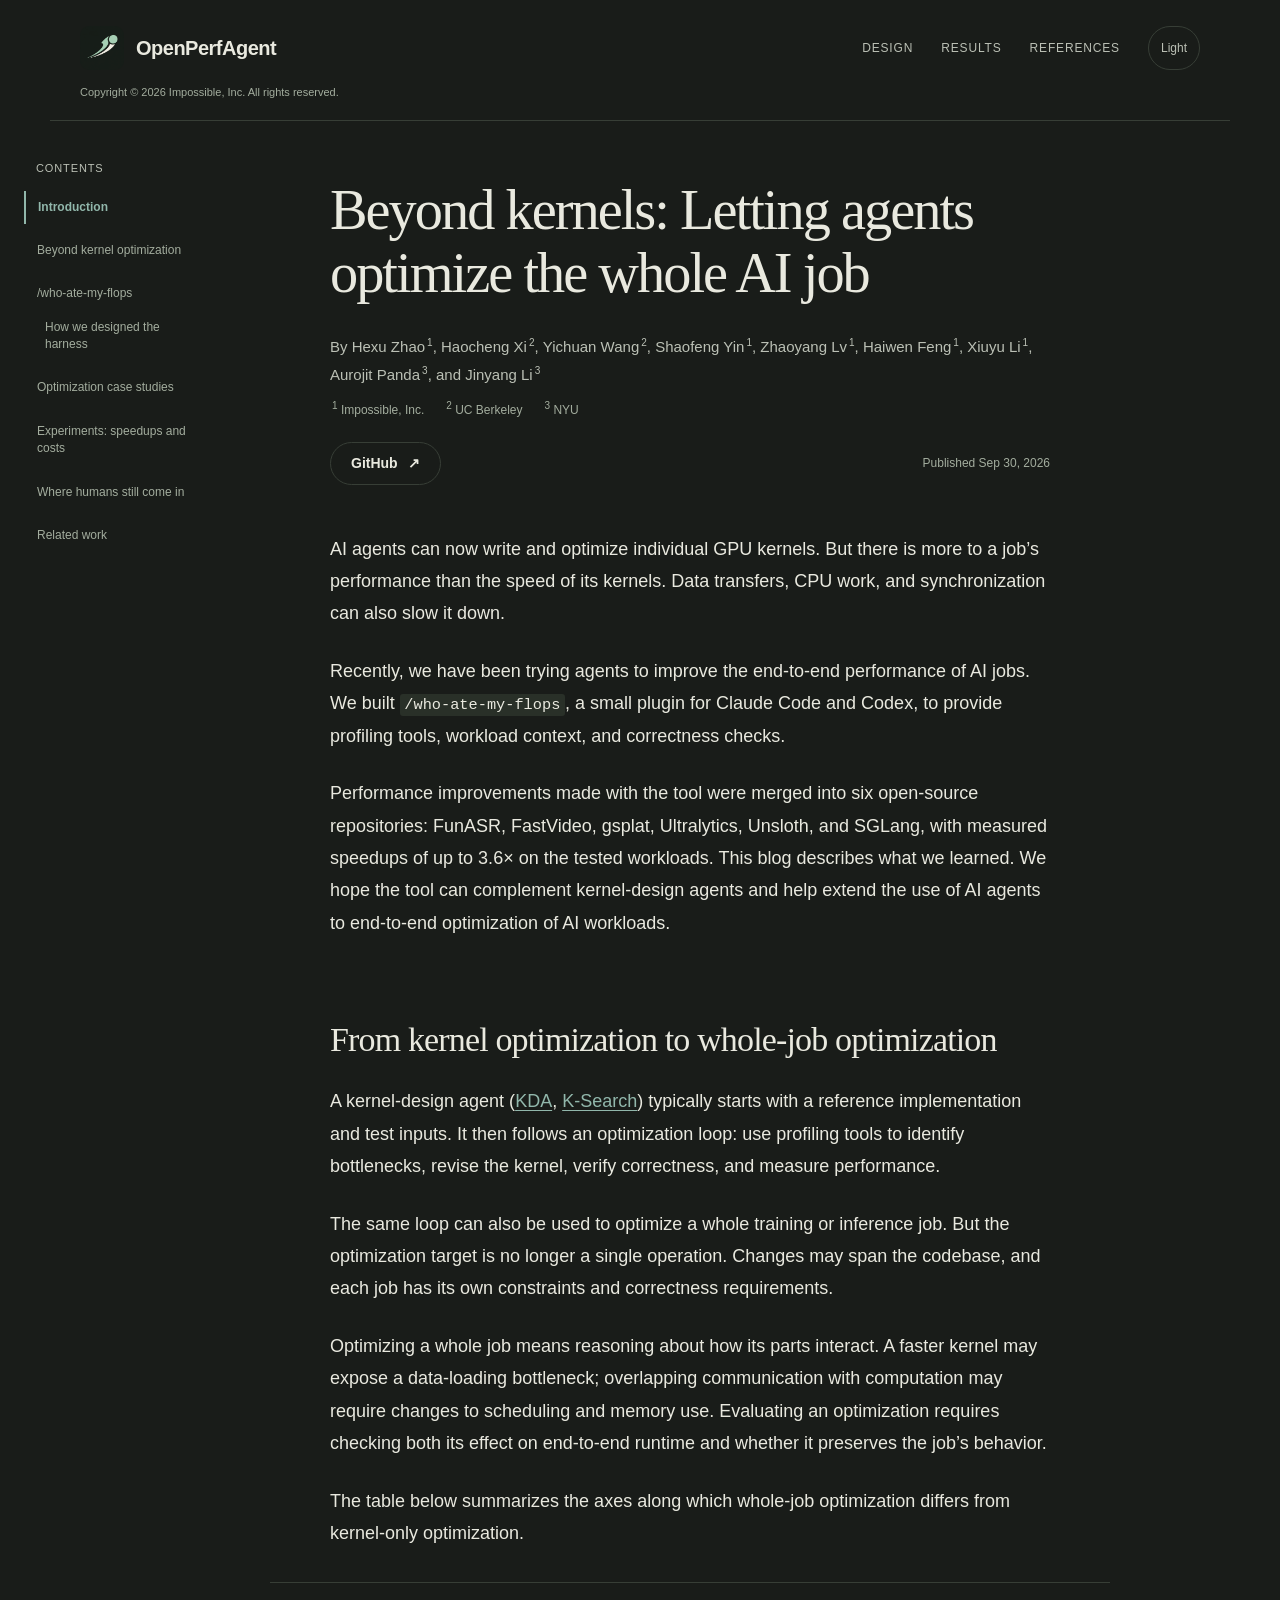
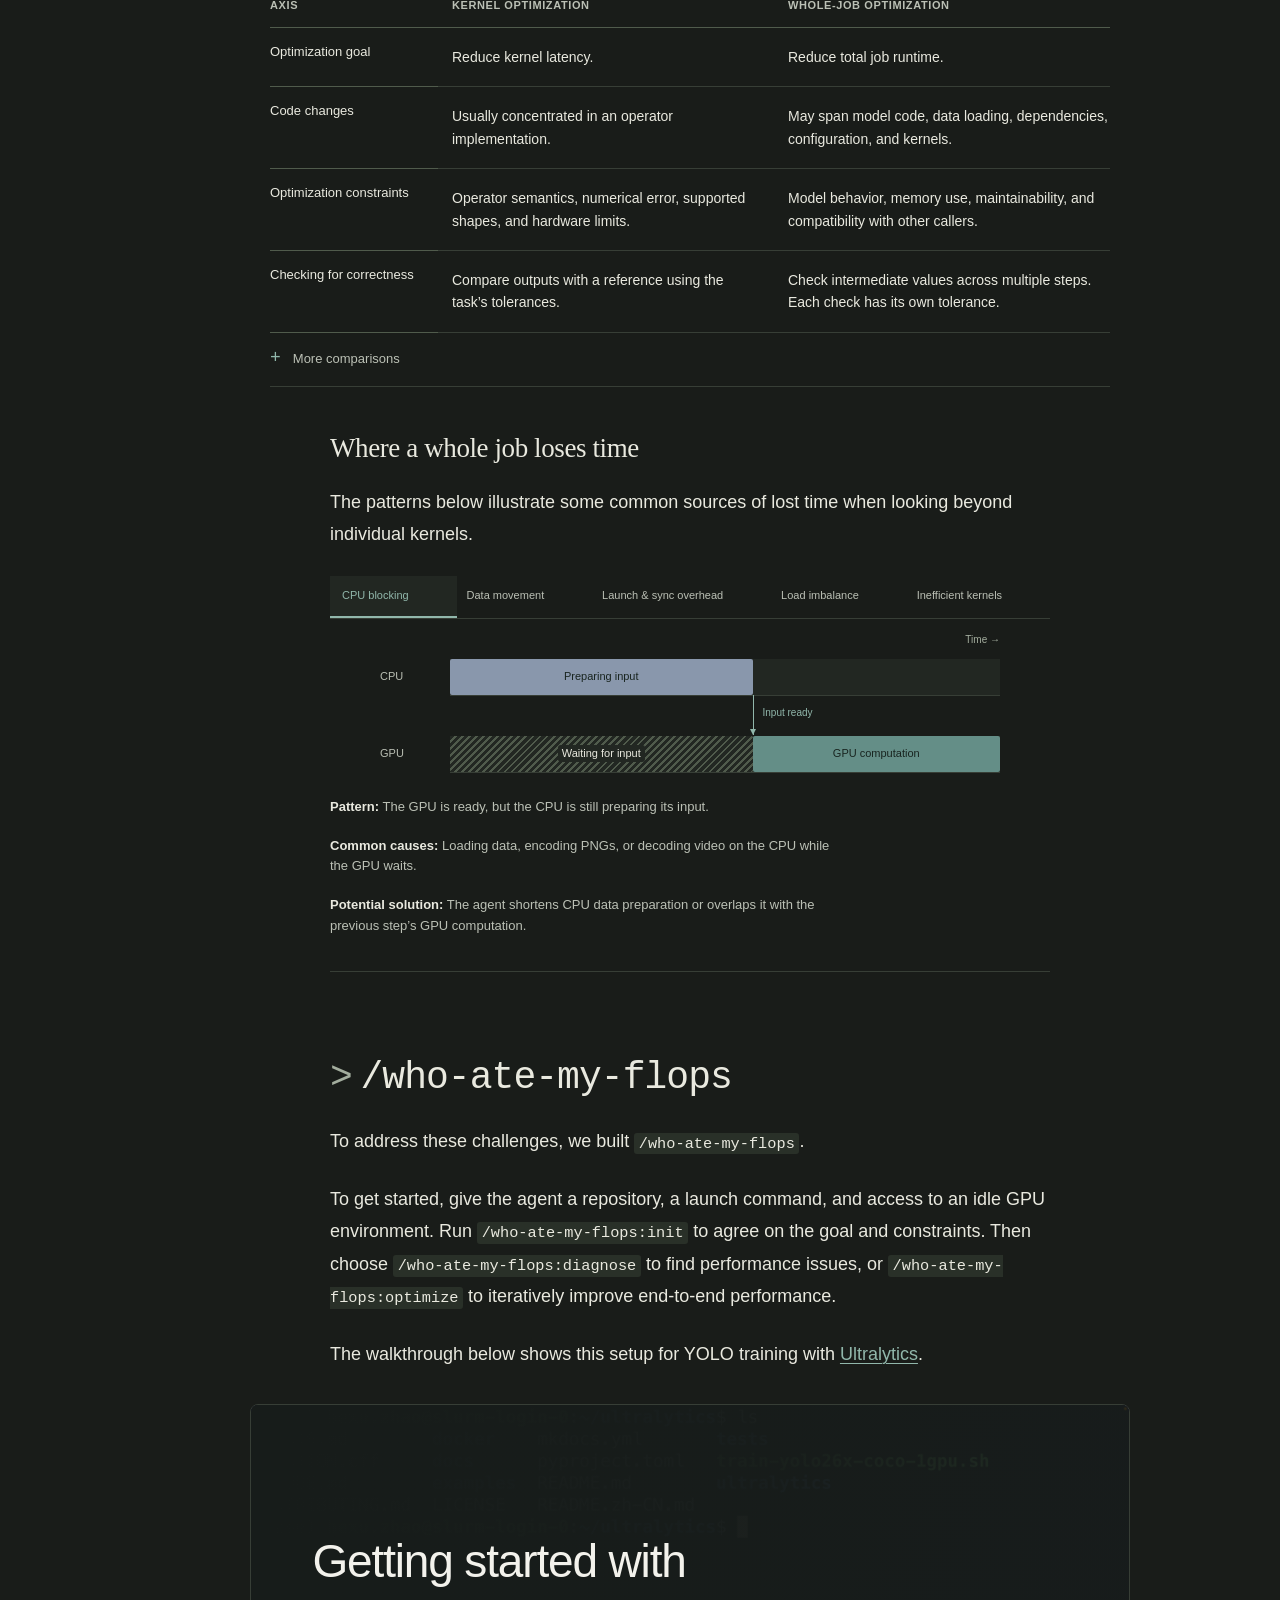
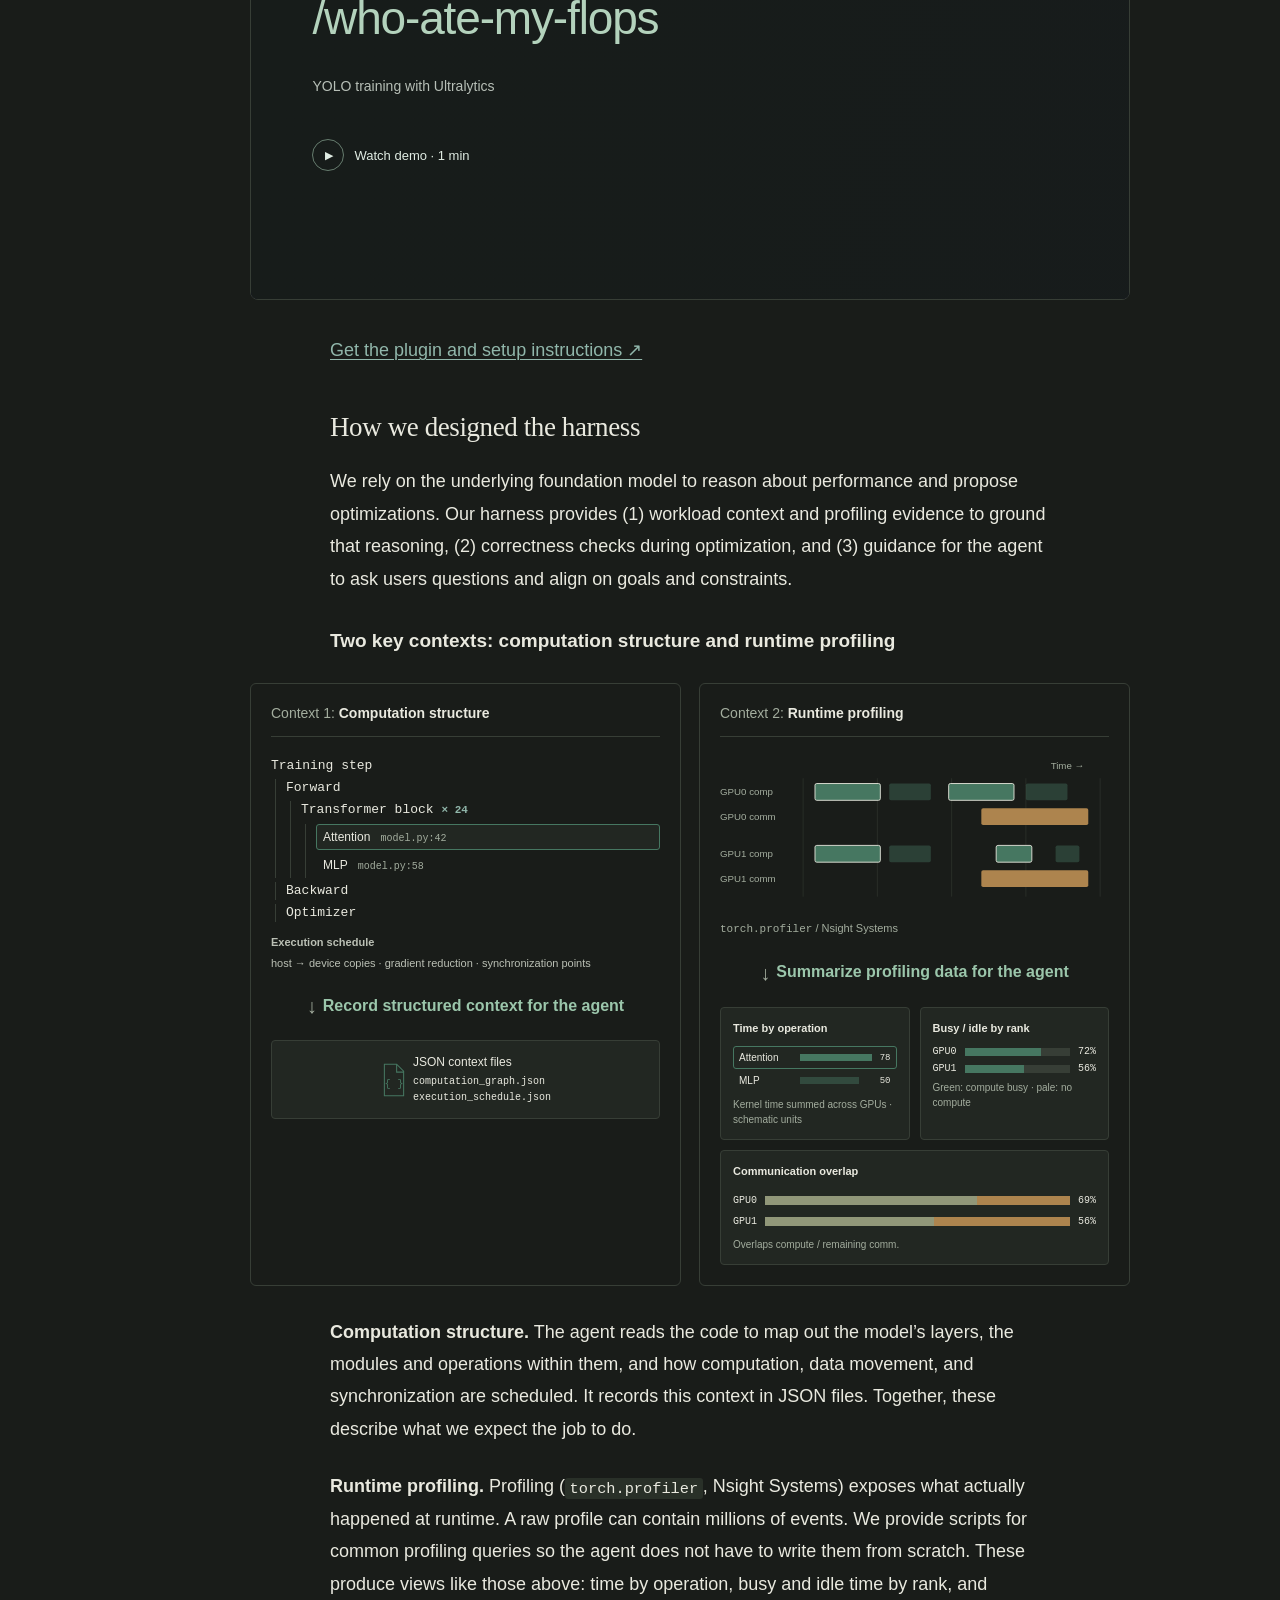
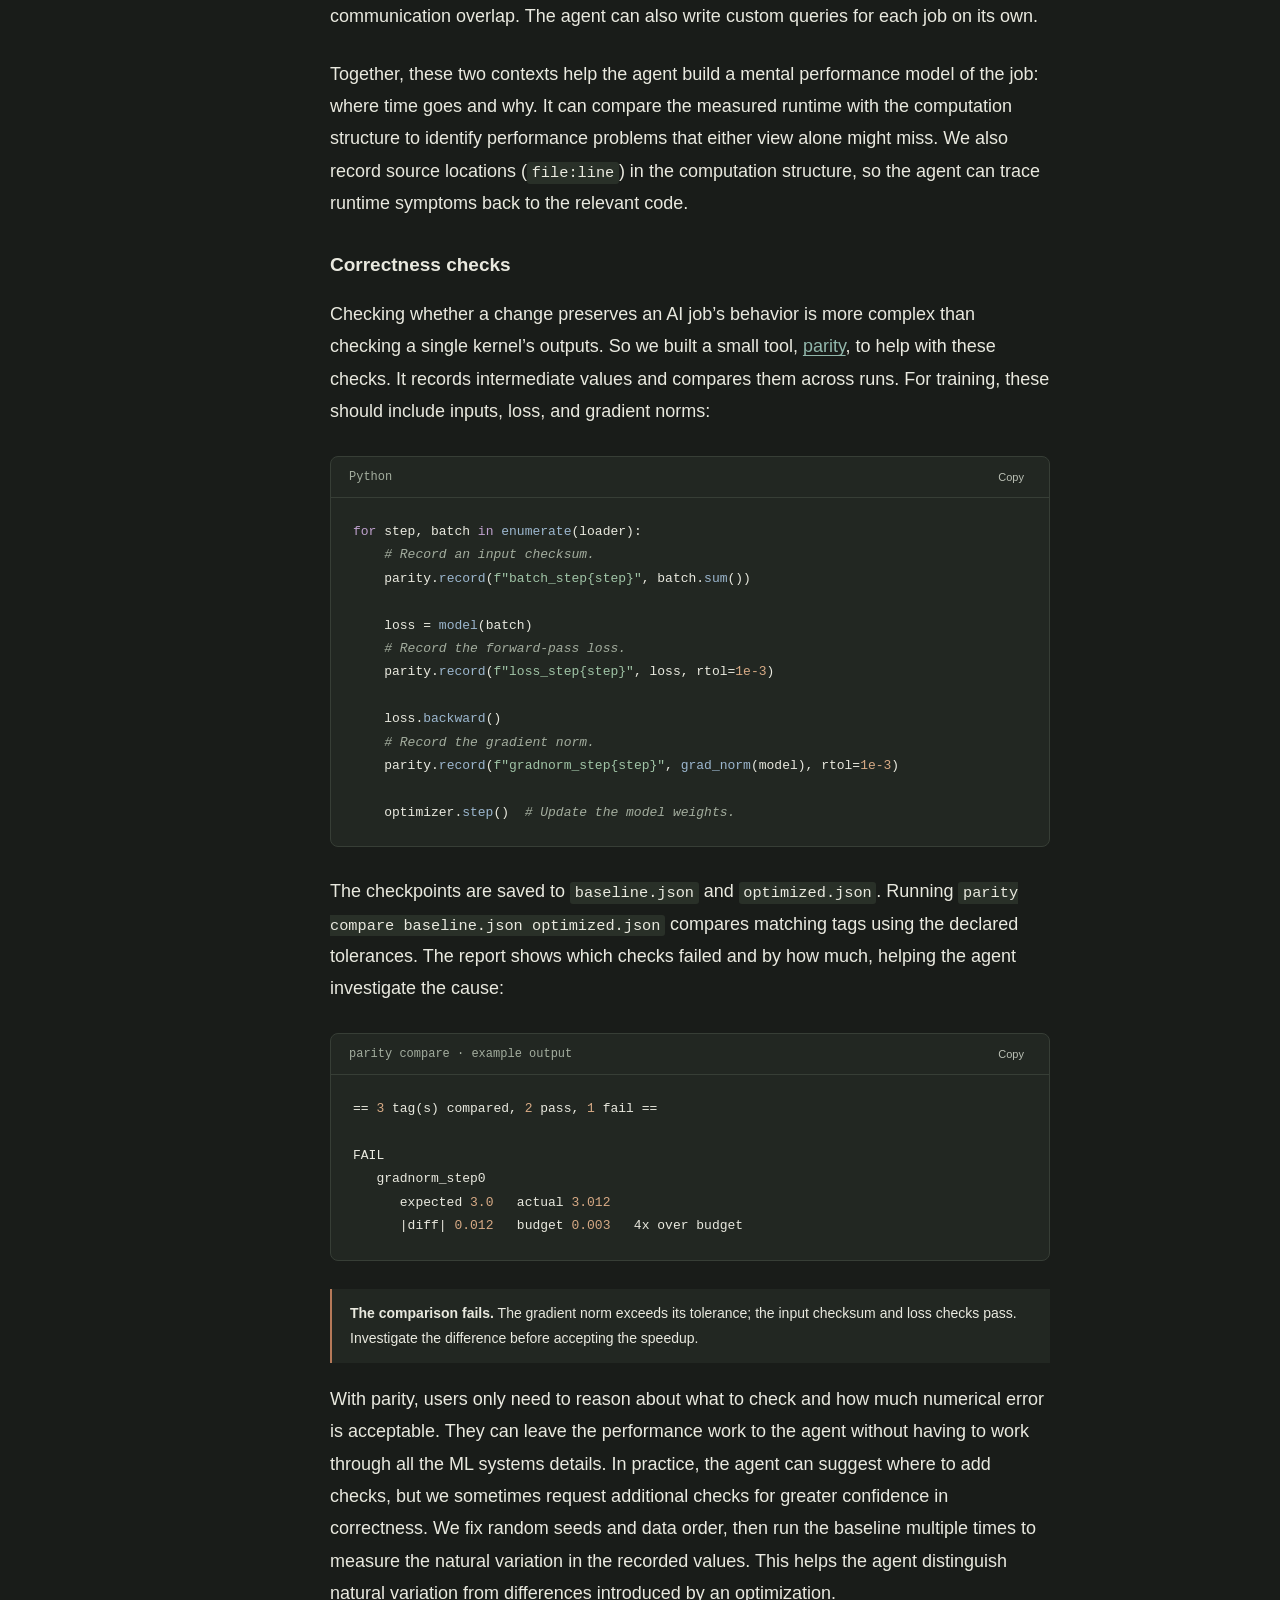
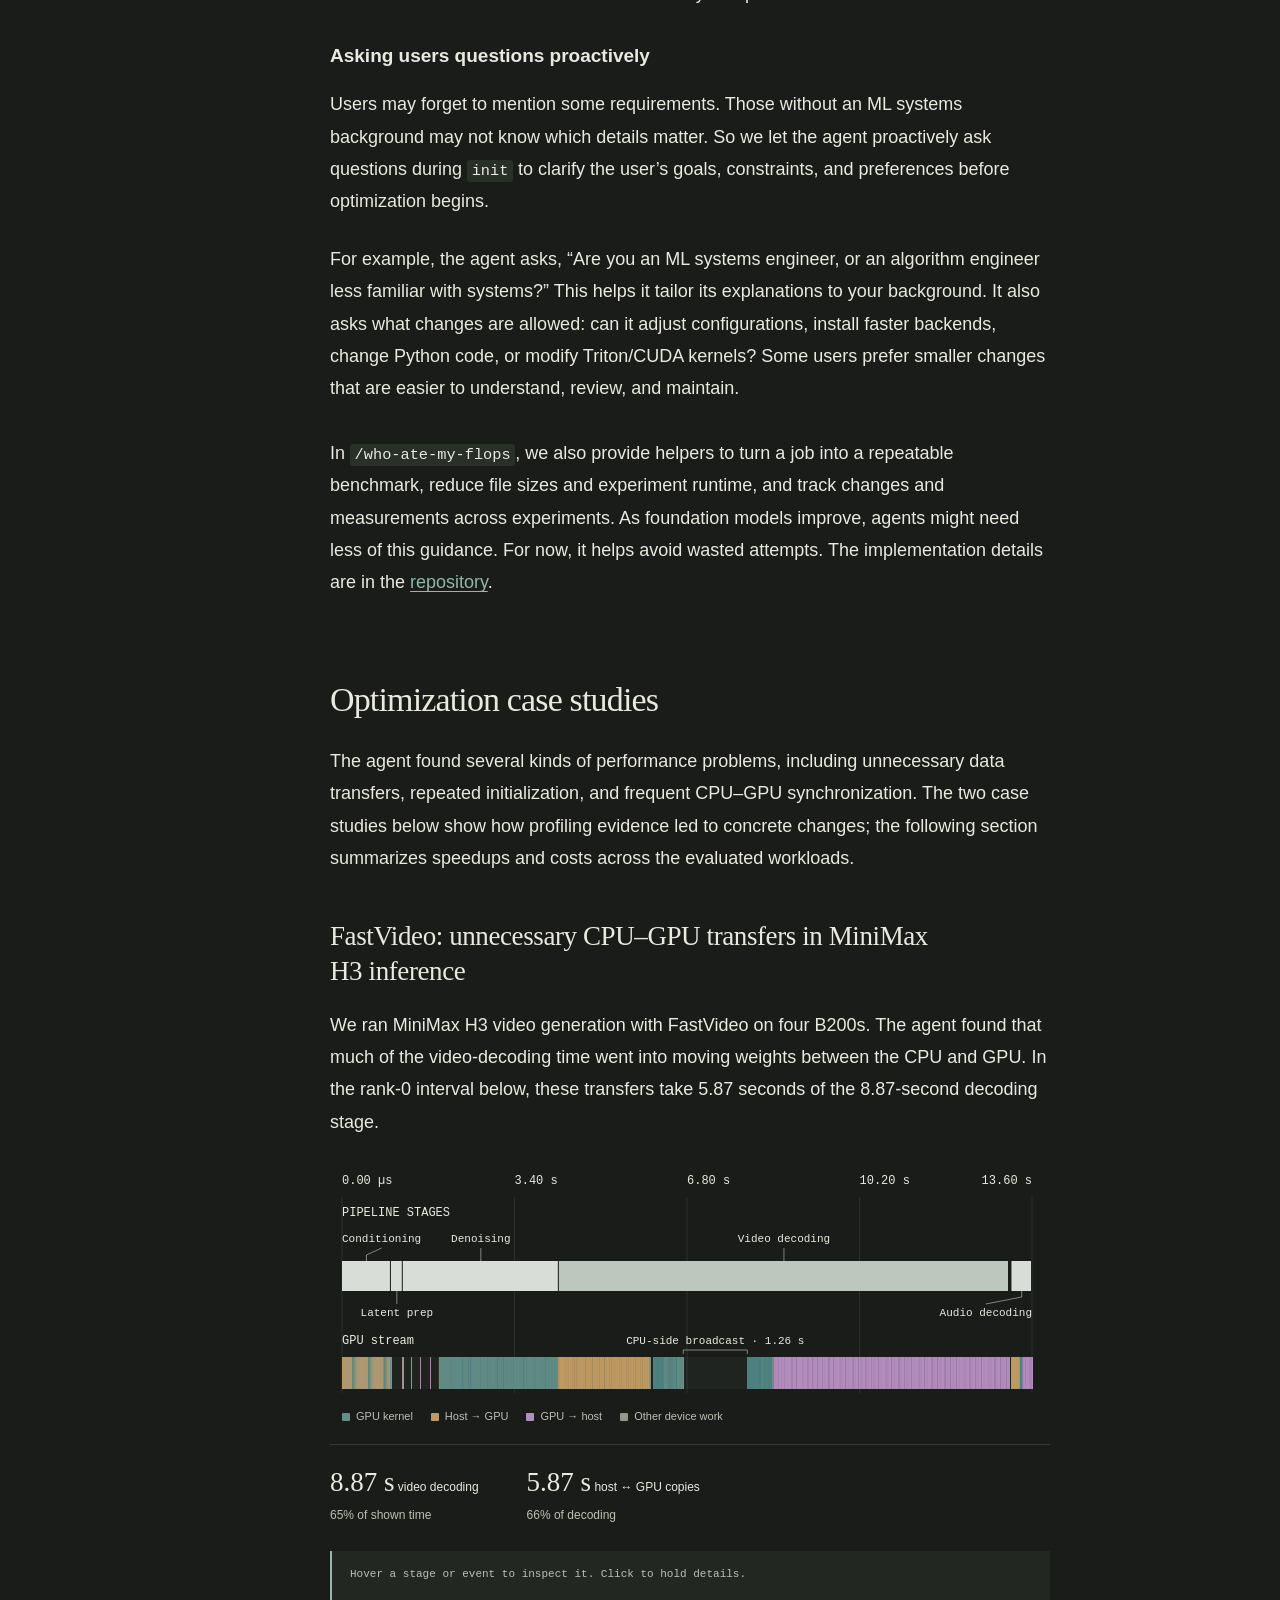
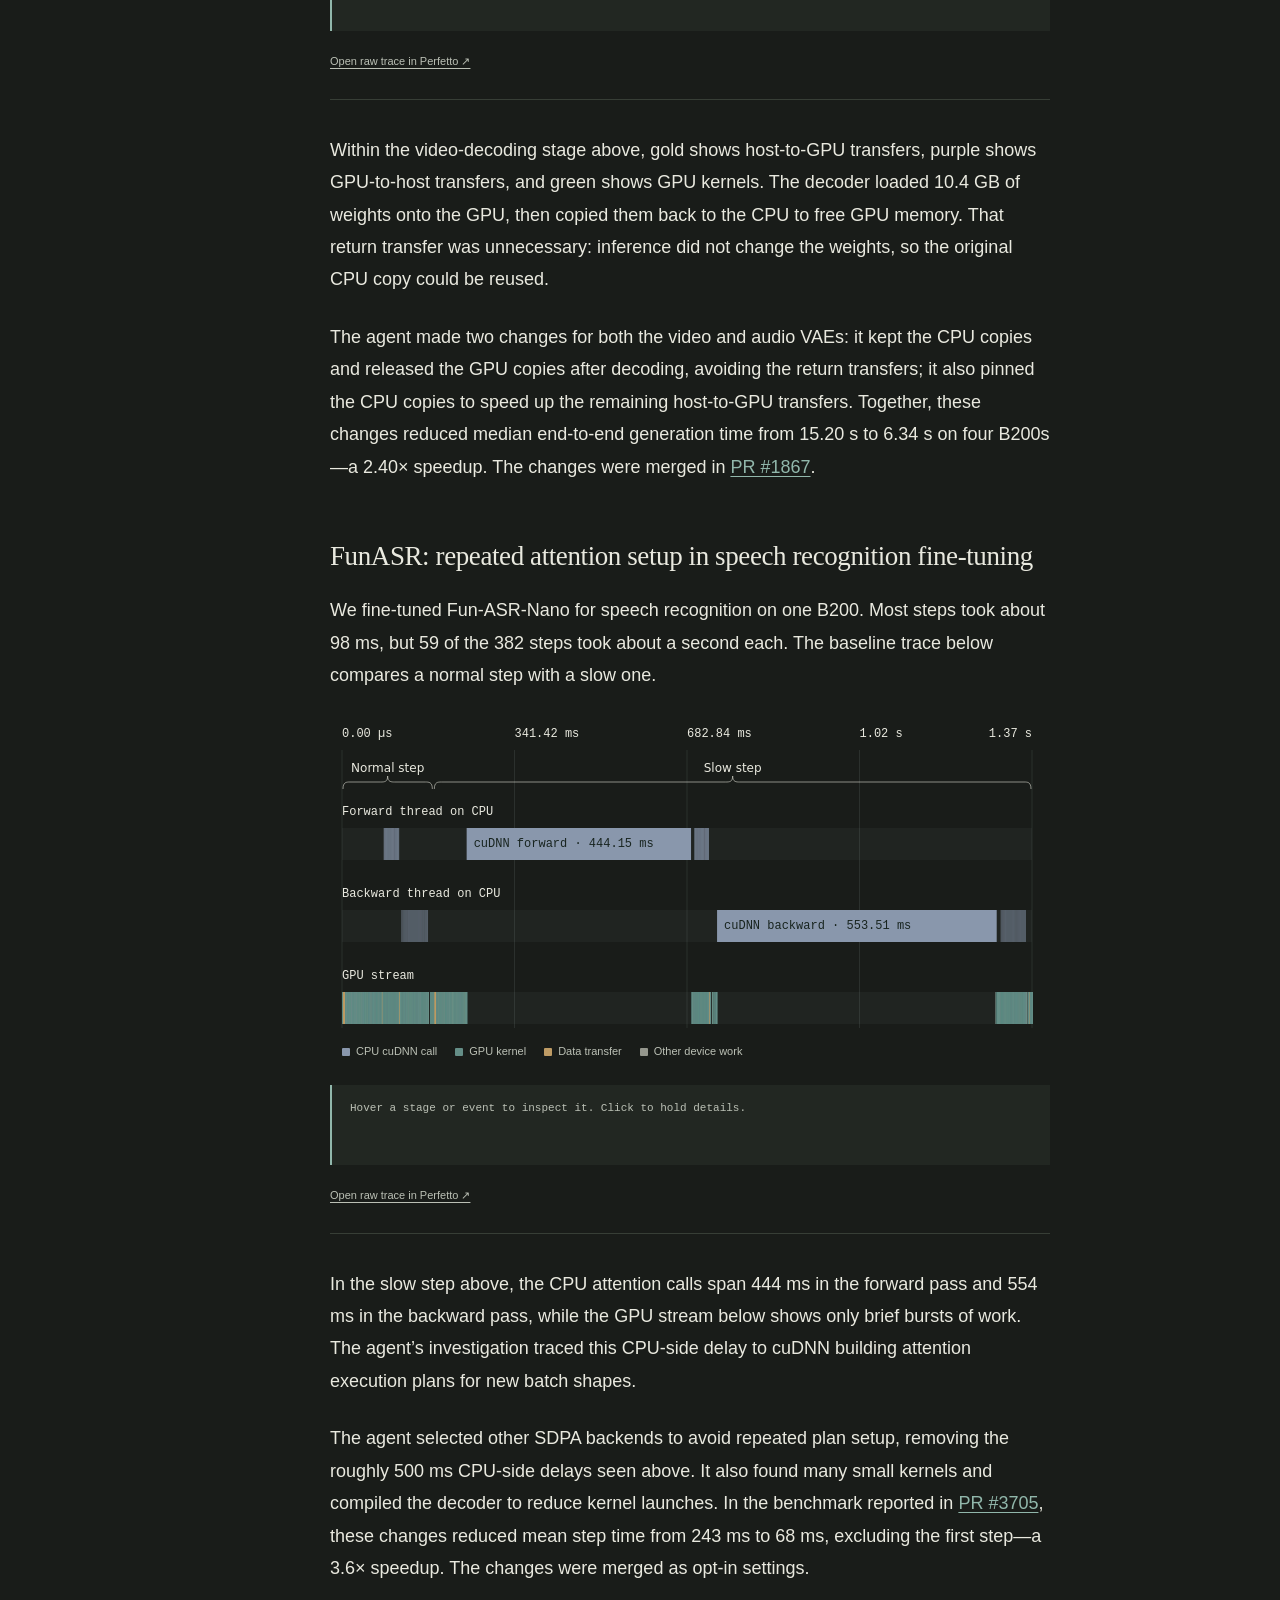
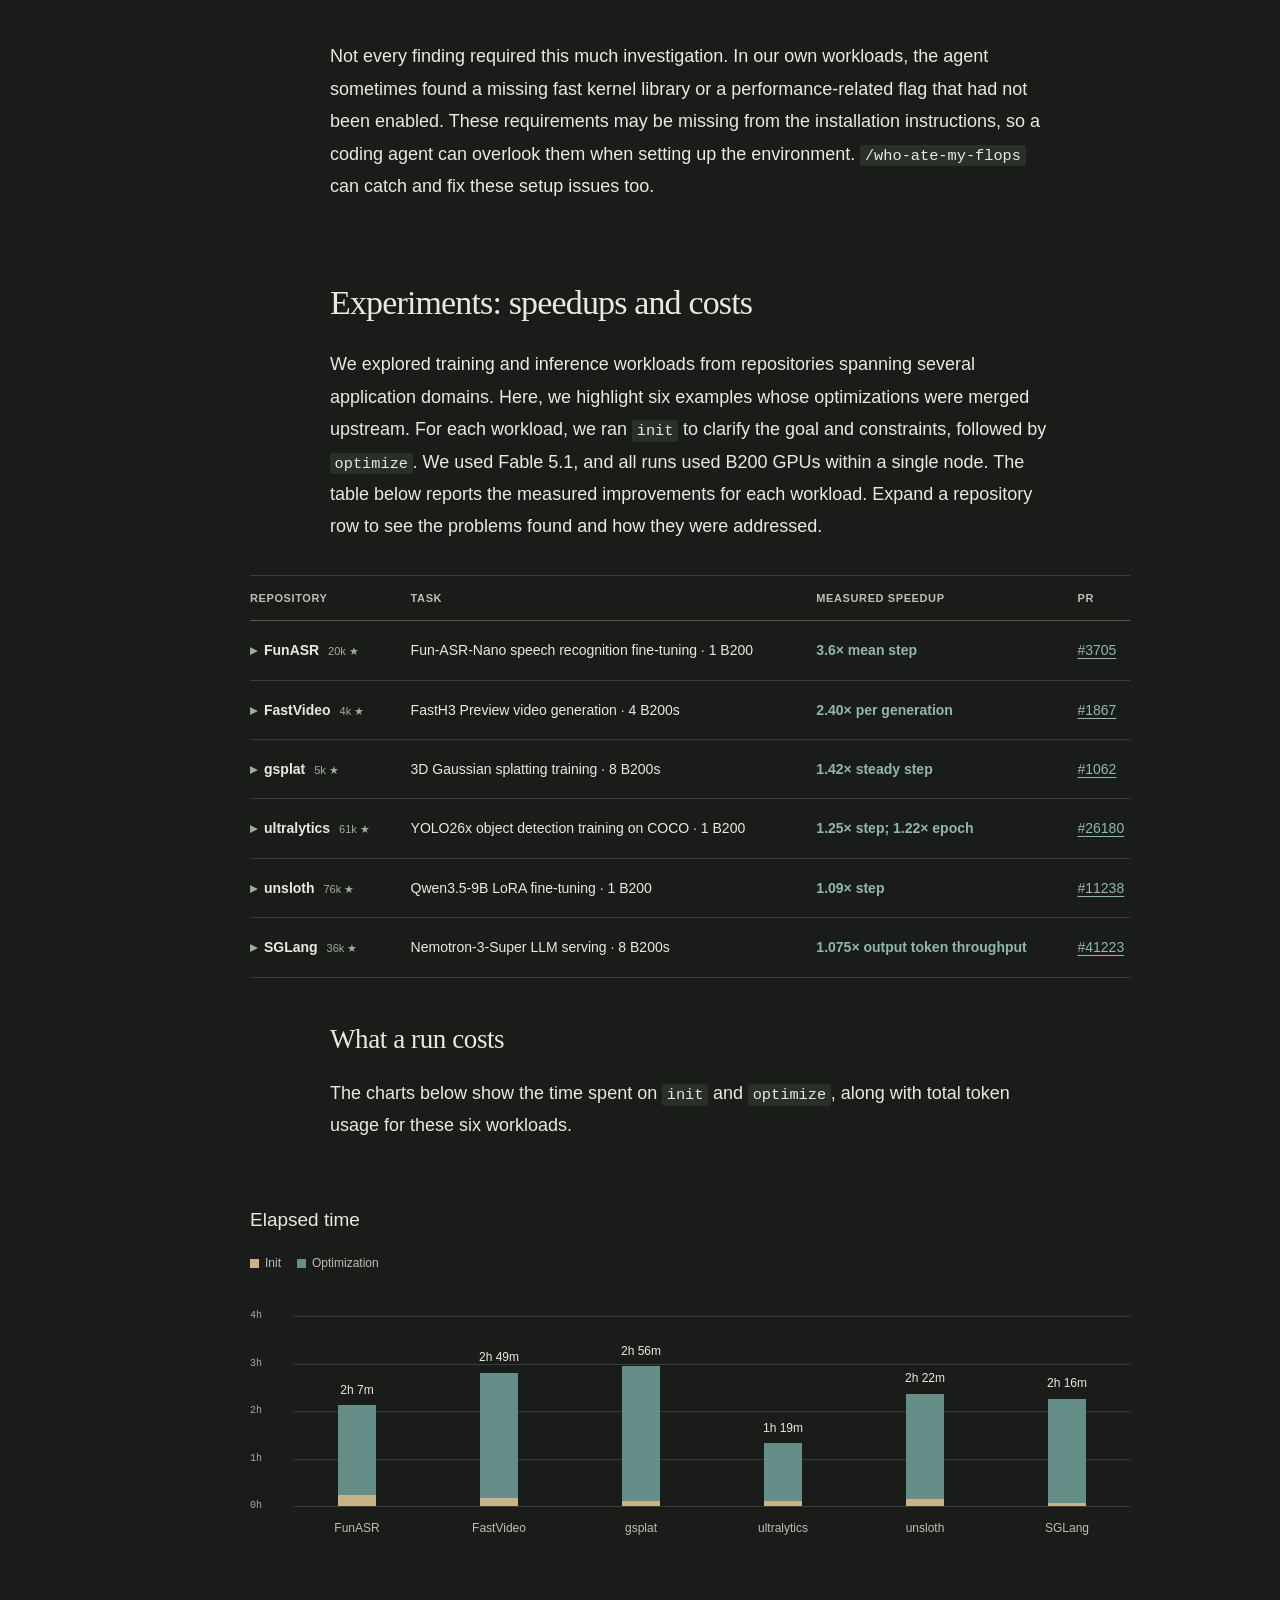
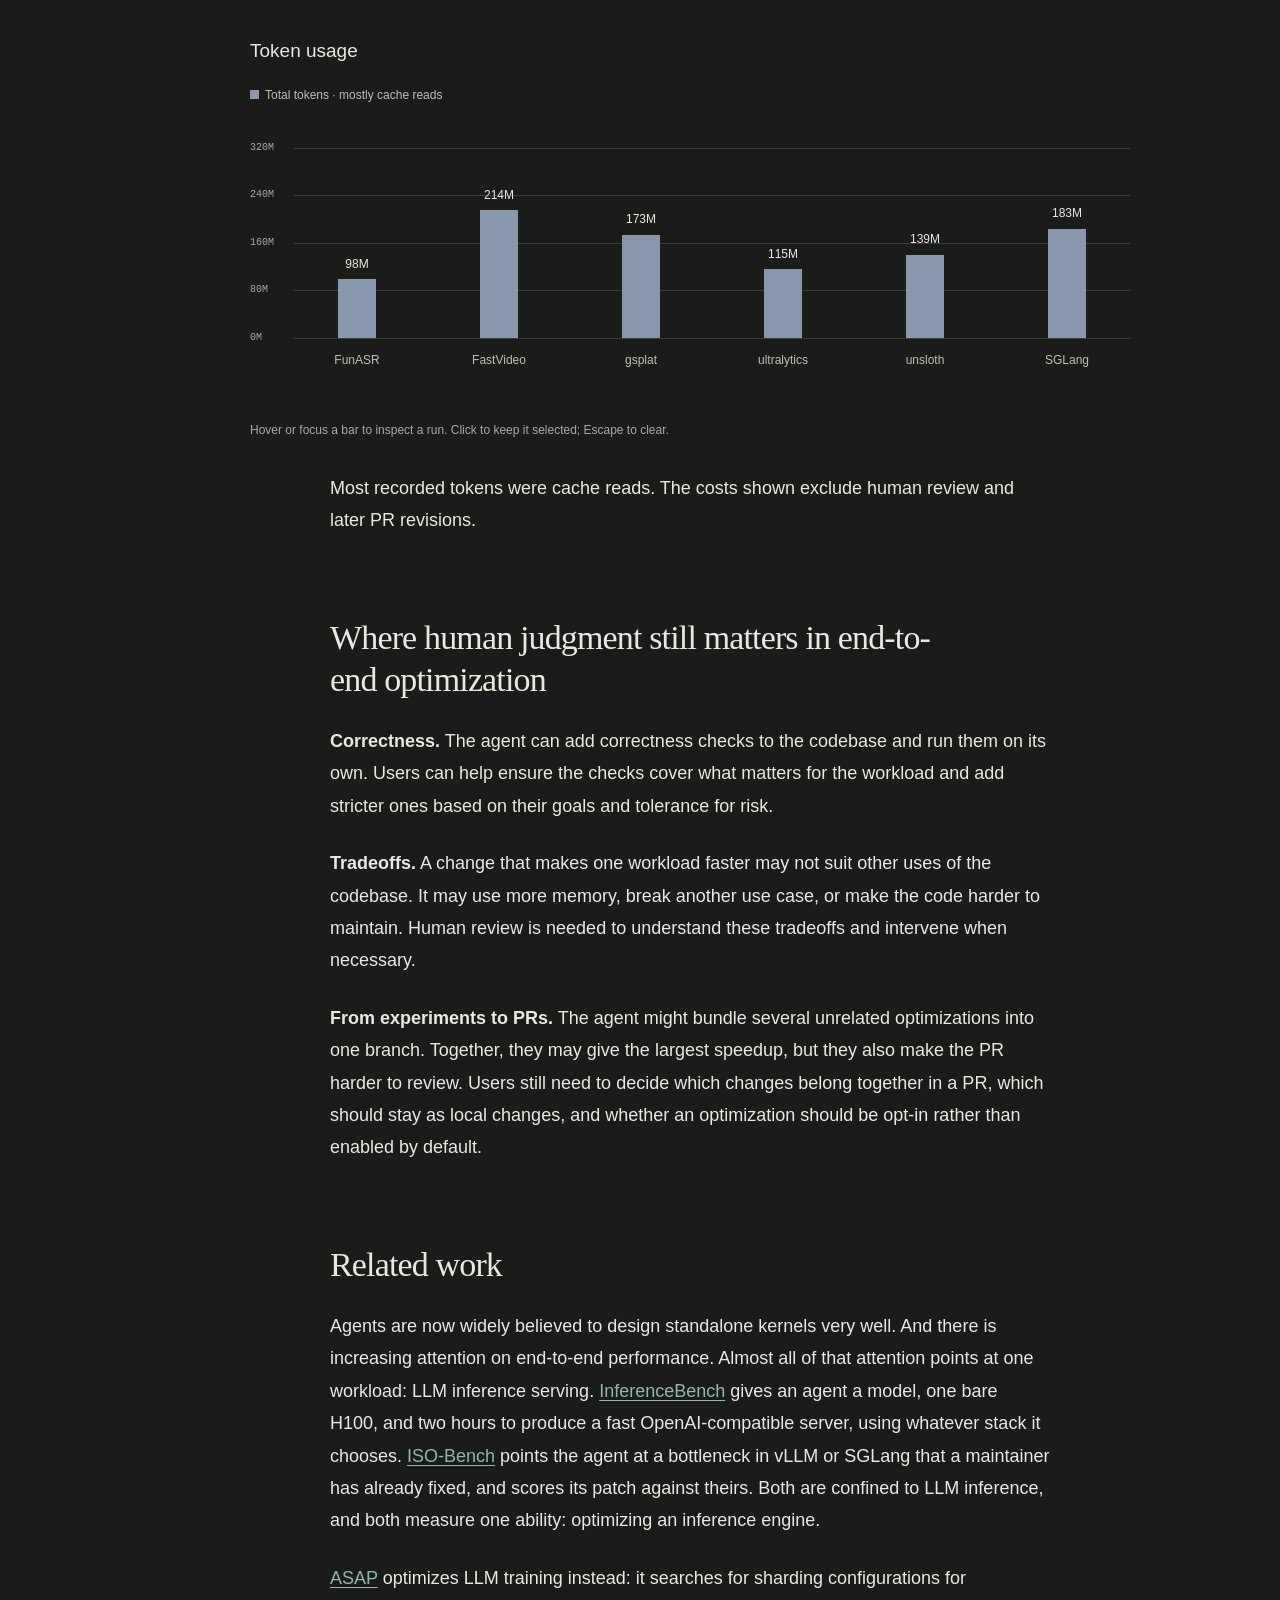
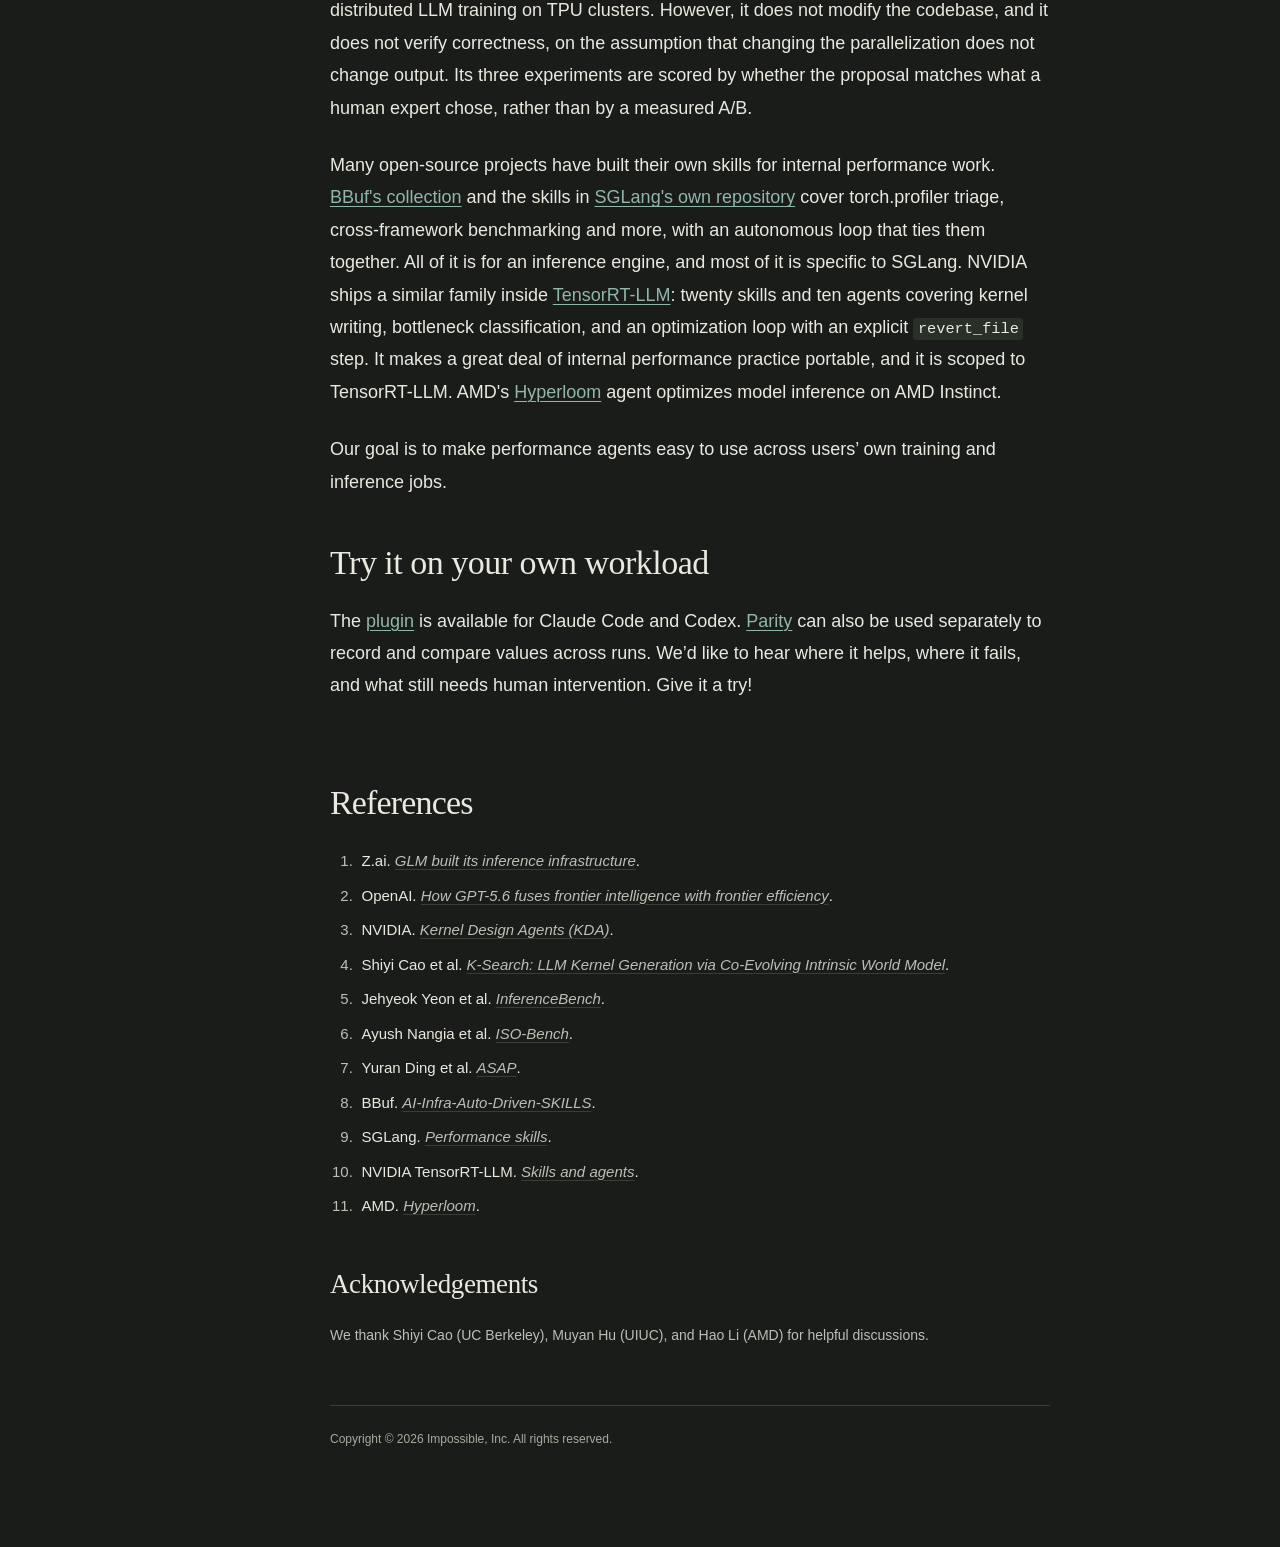
<file: index.html>
<!doctype html>
<html lang="en">
<head>
<meta charset="utf-8">
<meta name="viewport" content="width=device-width, initial-scale=1">
<title>OpenPerfAgent</title>
<meta http-equiv="refresh" content="0; url=./who-ate-my-flops/">
<script>location.replace('./who-ate-my-flops/' + location.search + location.hash);</script>
</head>
<body><p><a href="./who-ate-my-flops/">Read the who-ate-my-flops blog.</a></p></body>
</html>
</file>
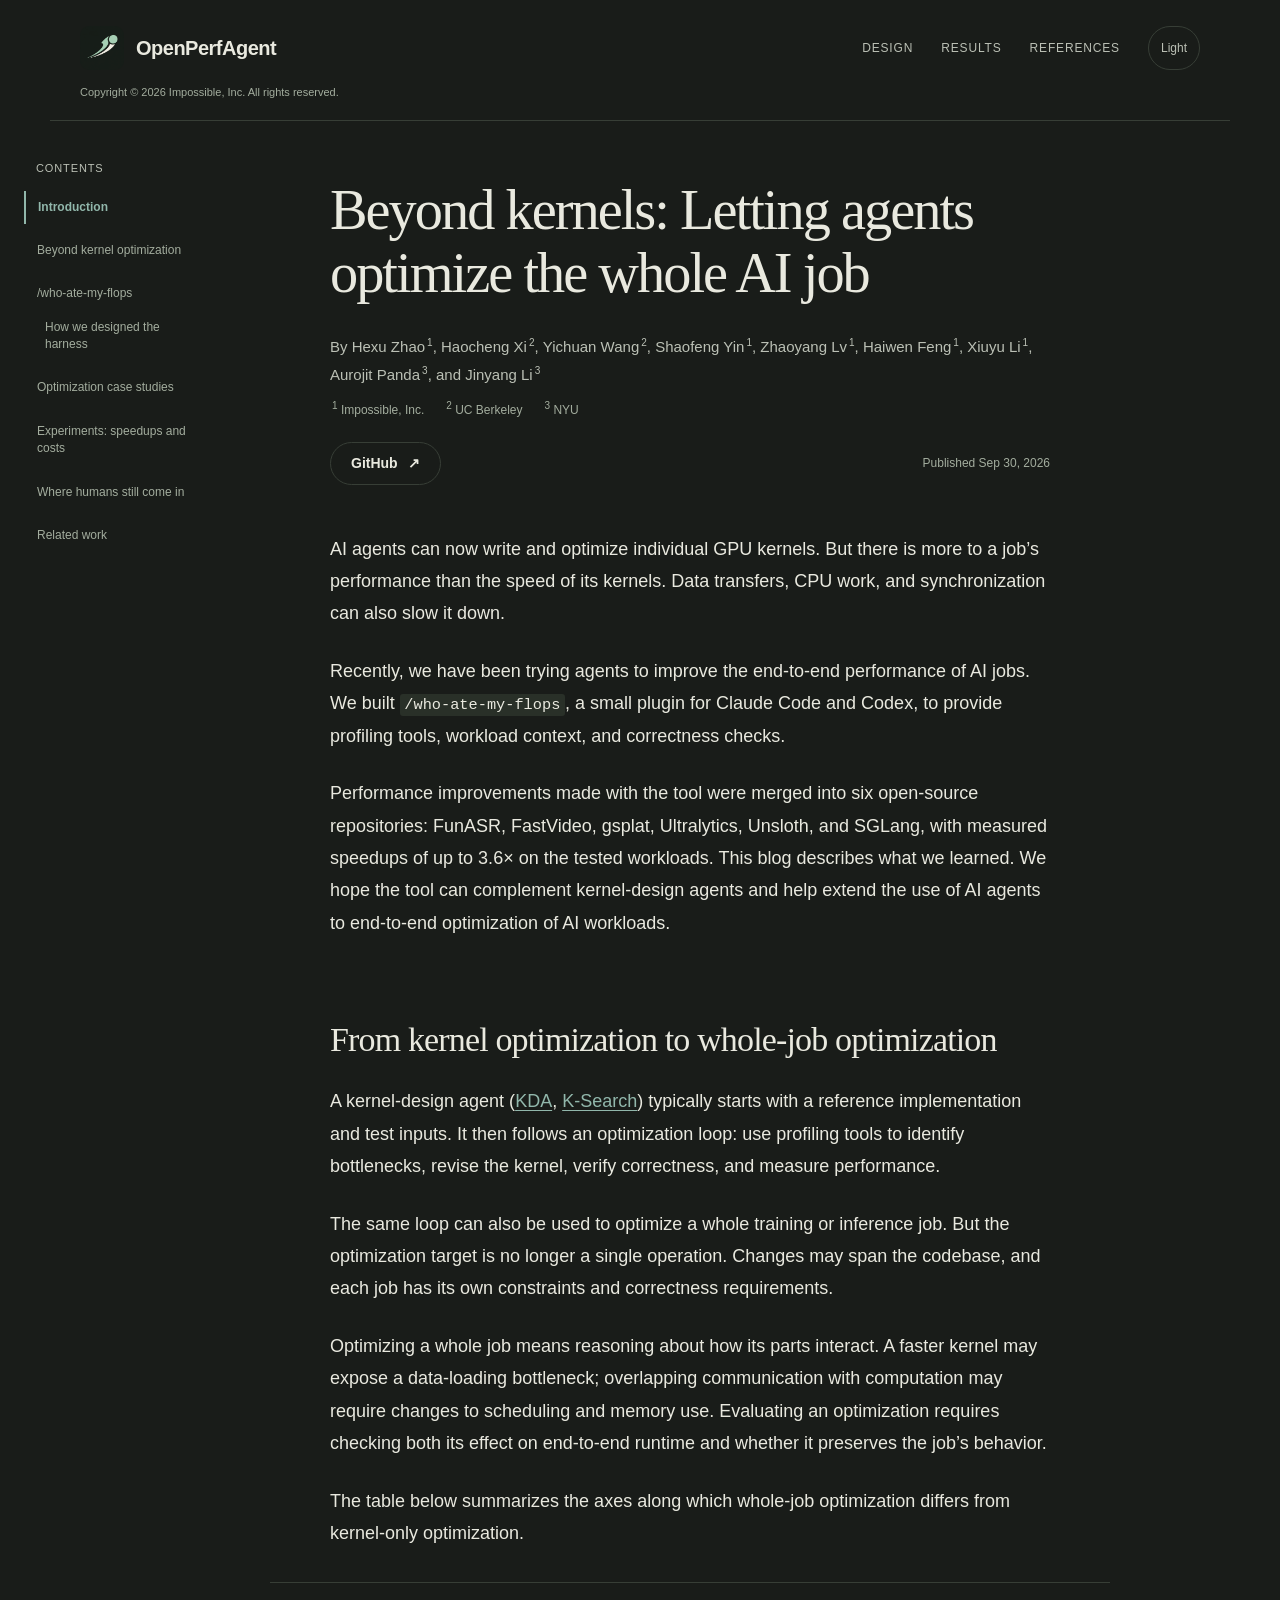
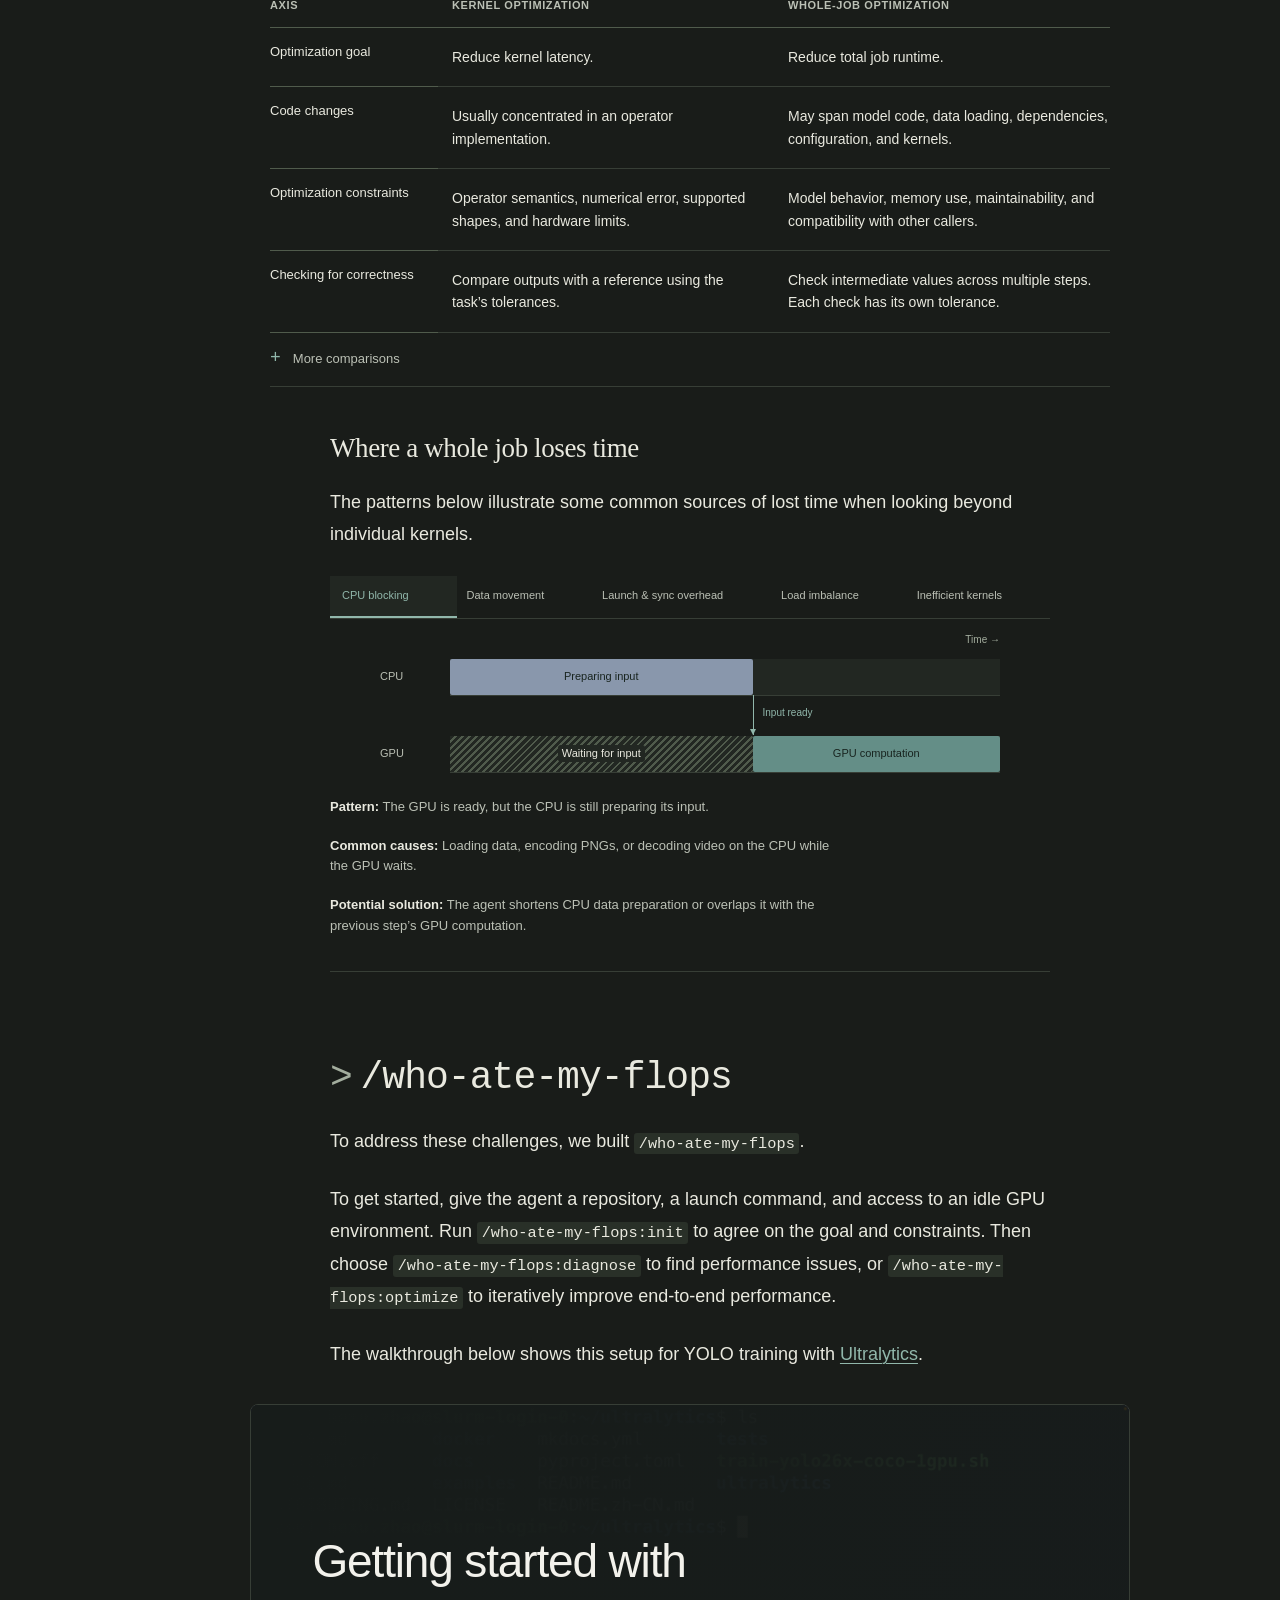
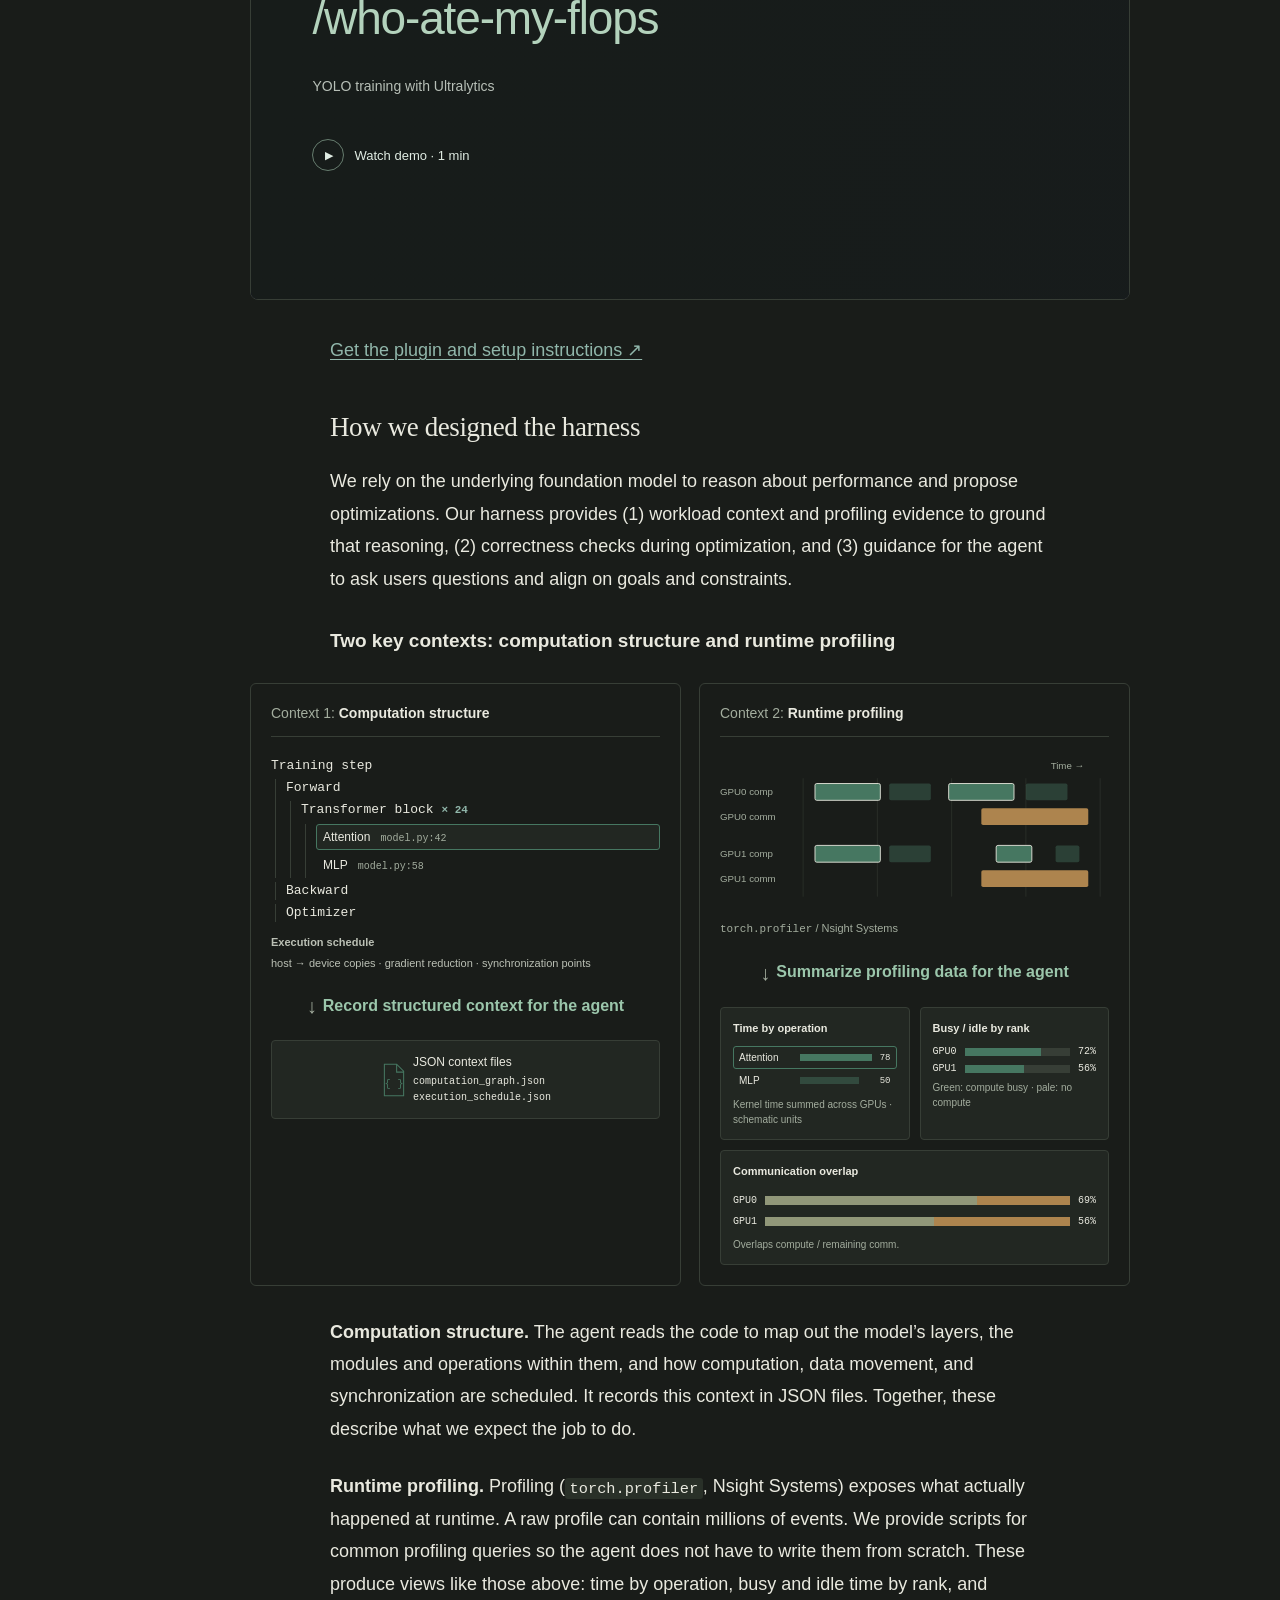
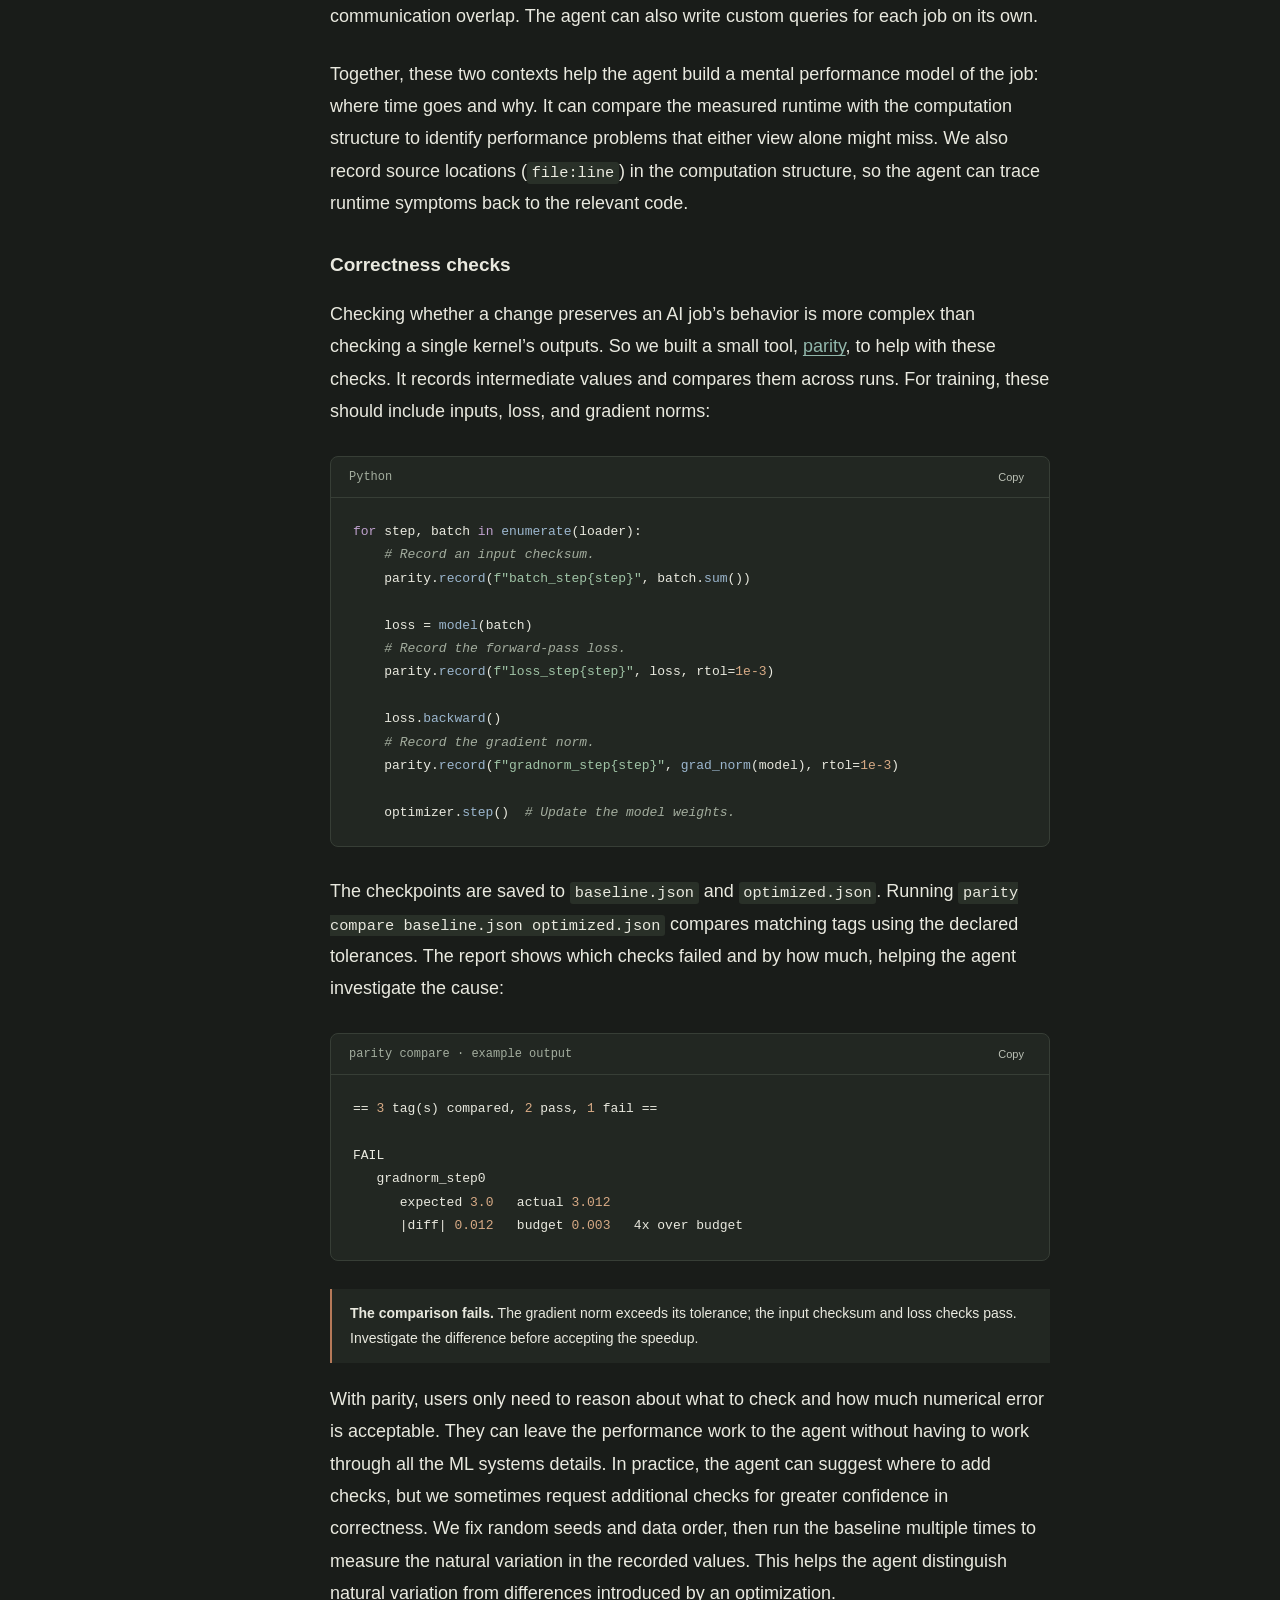
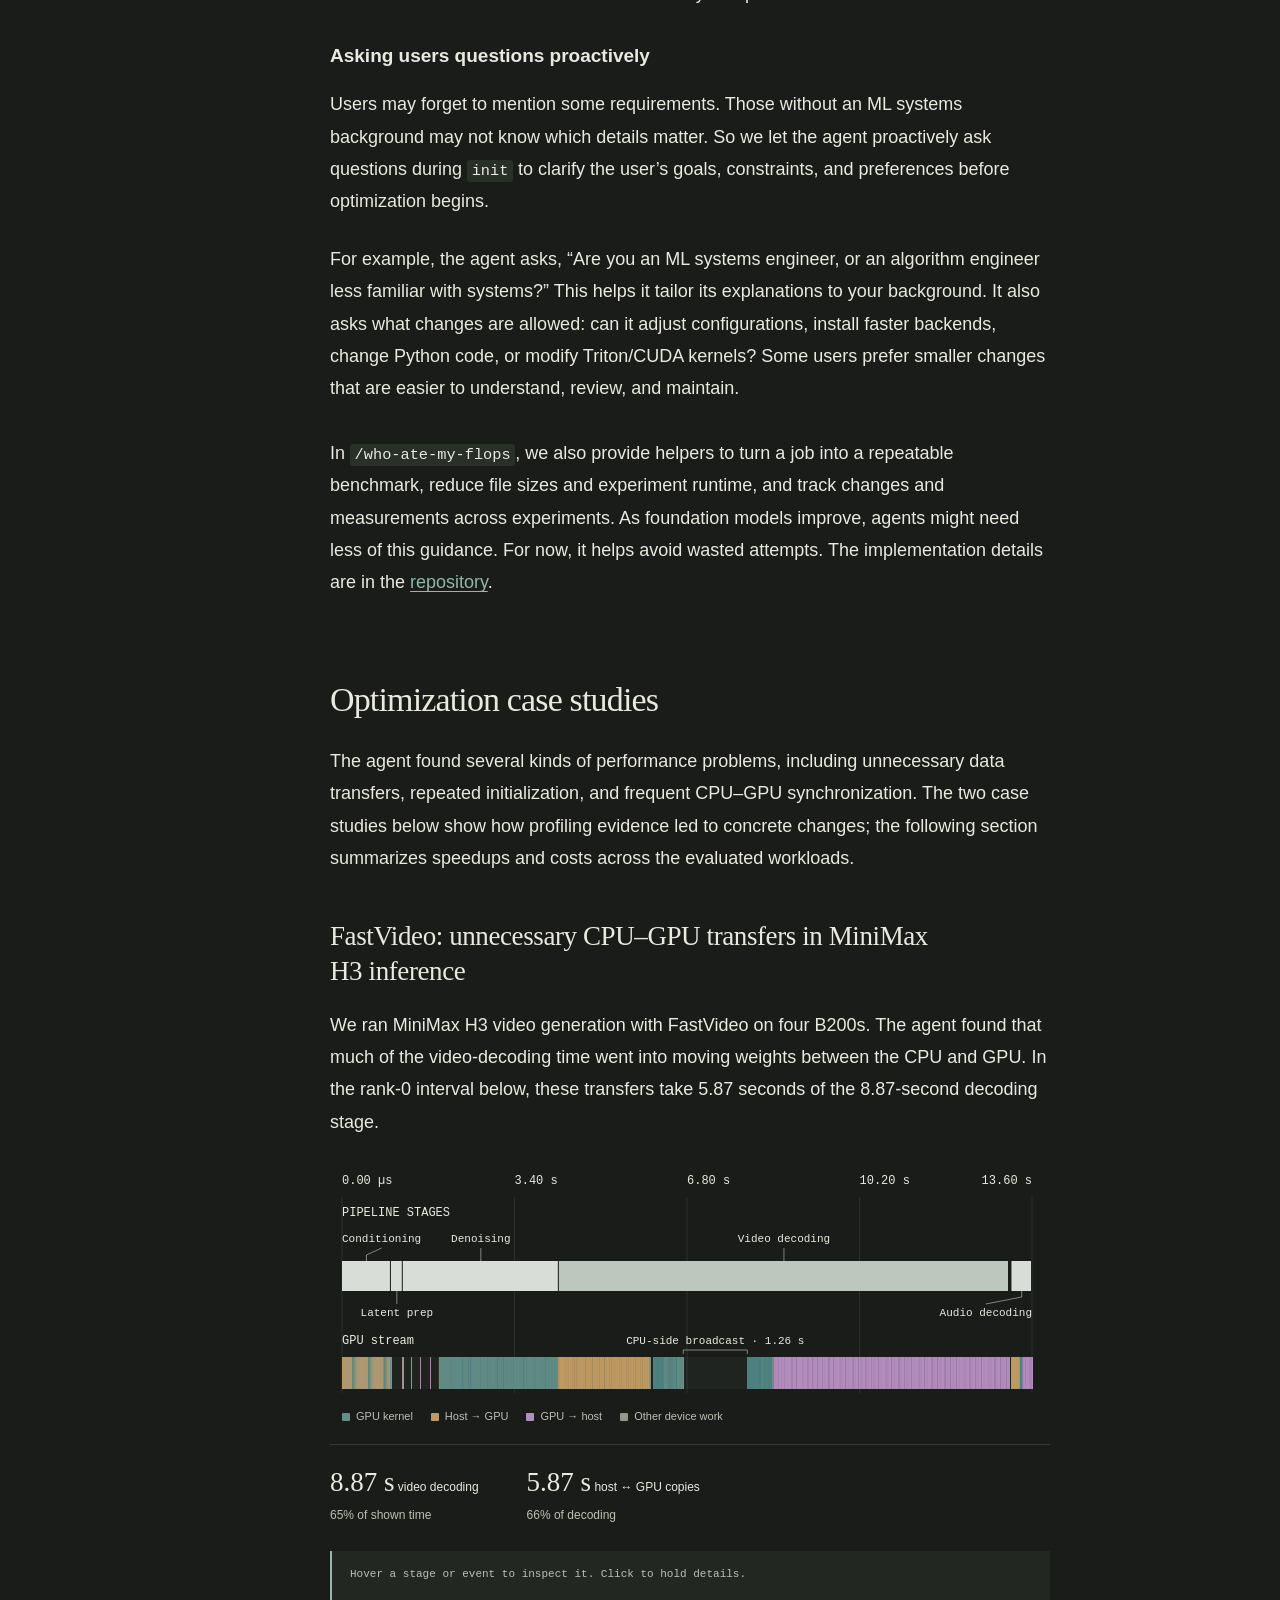
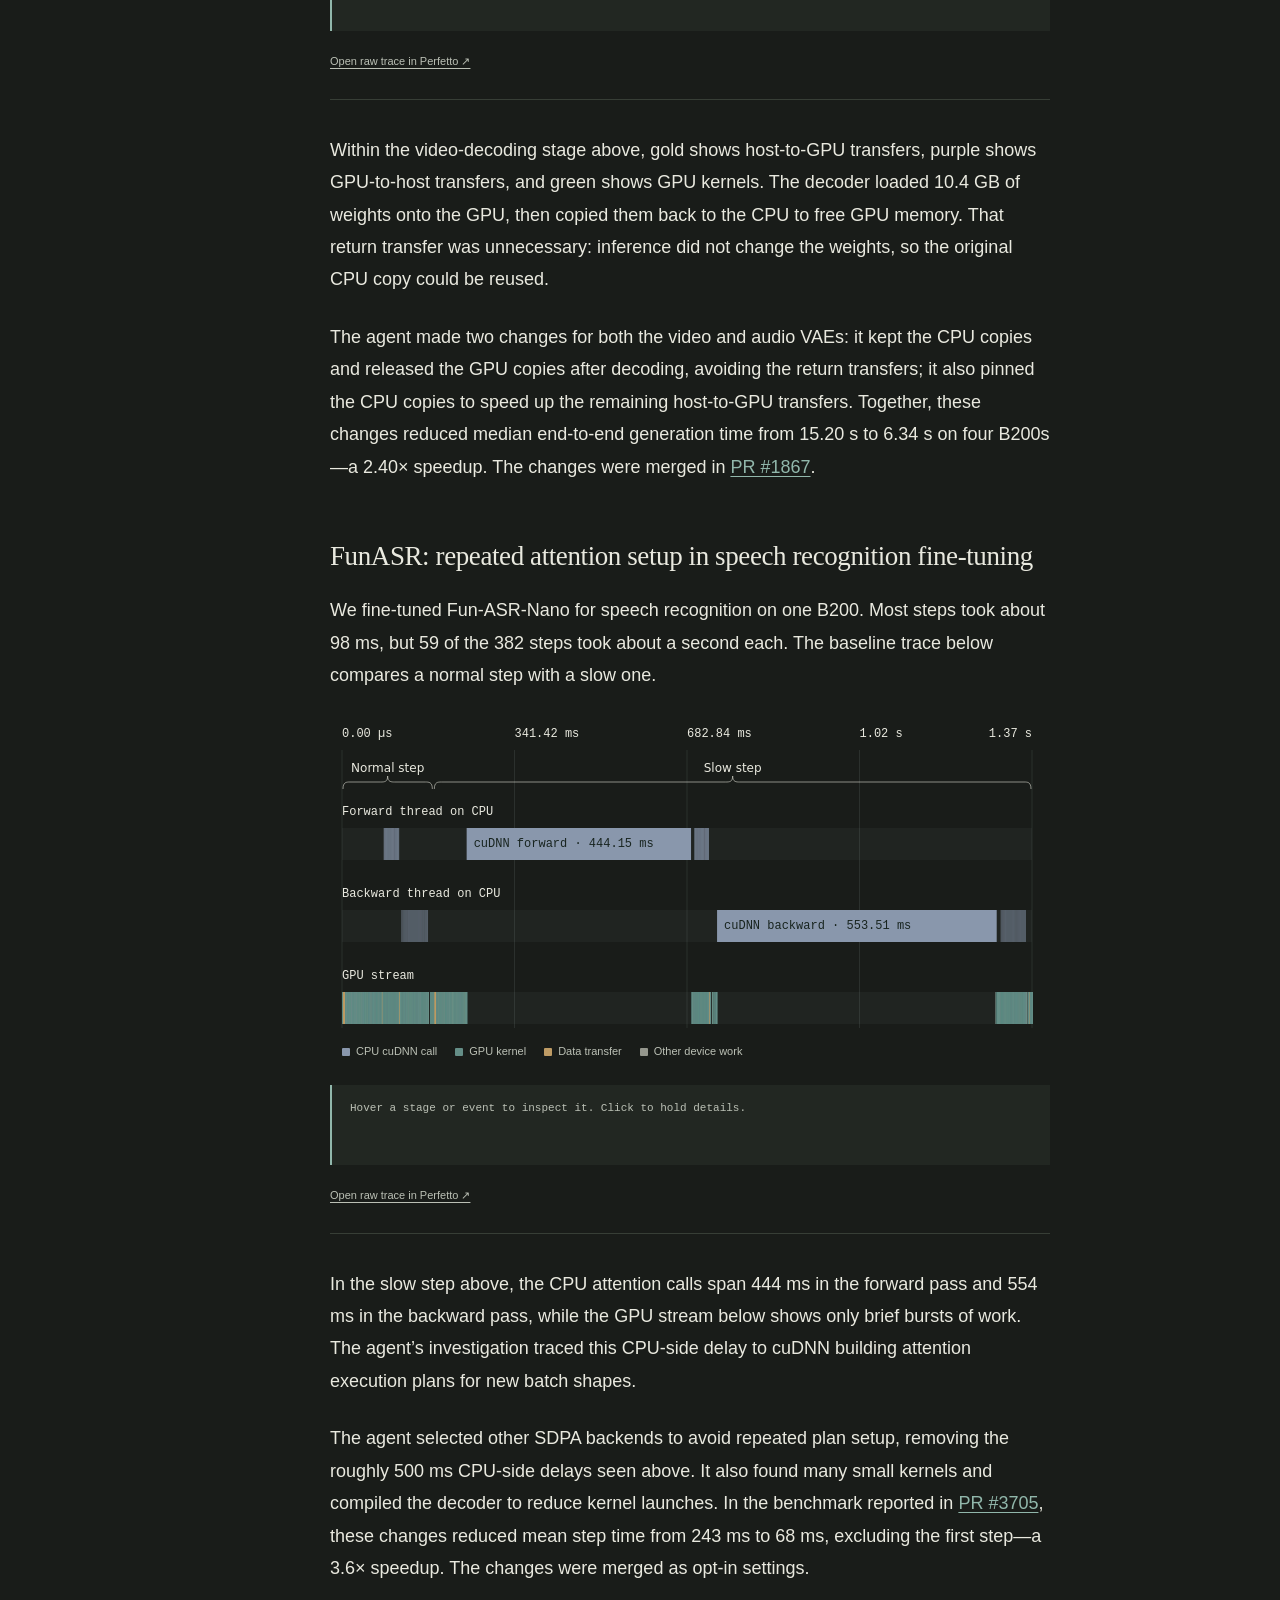
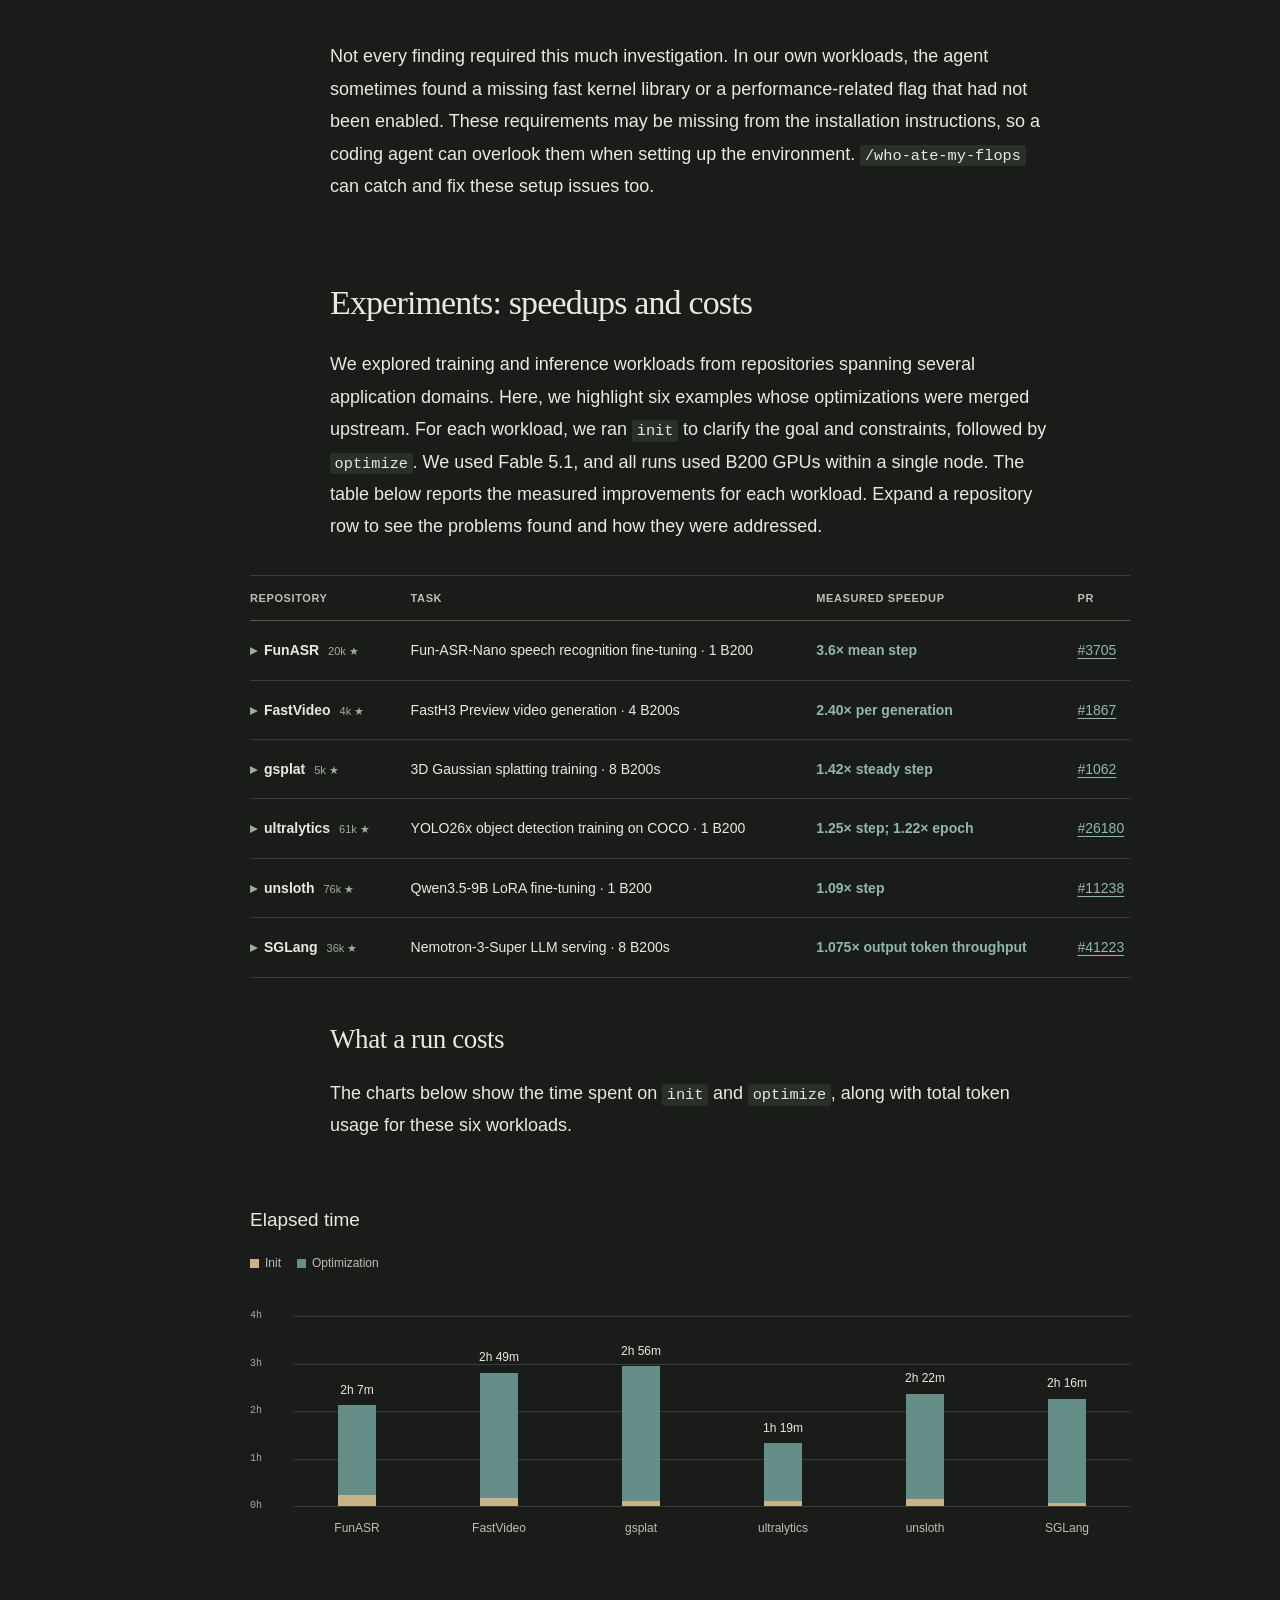
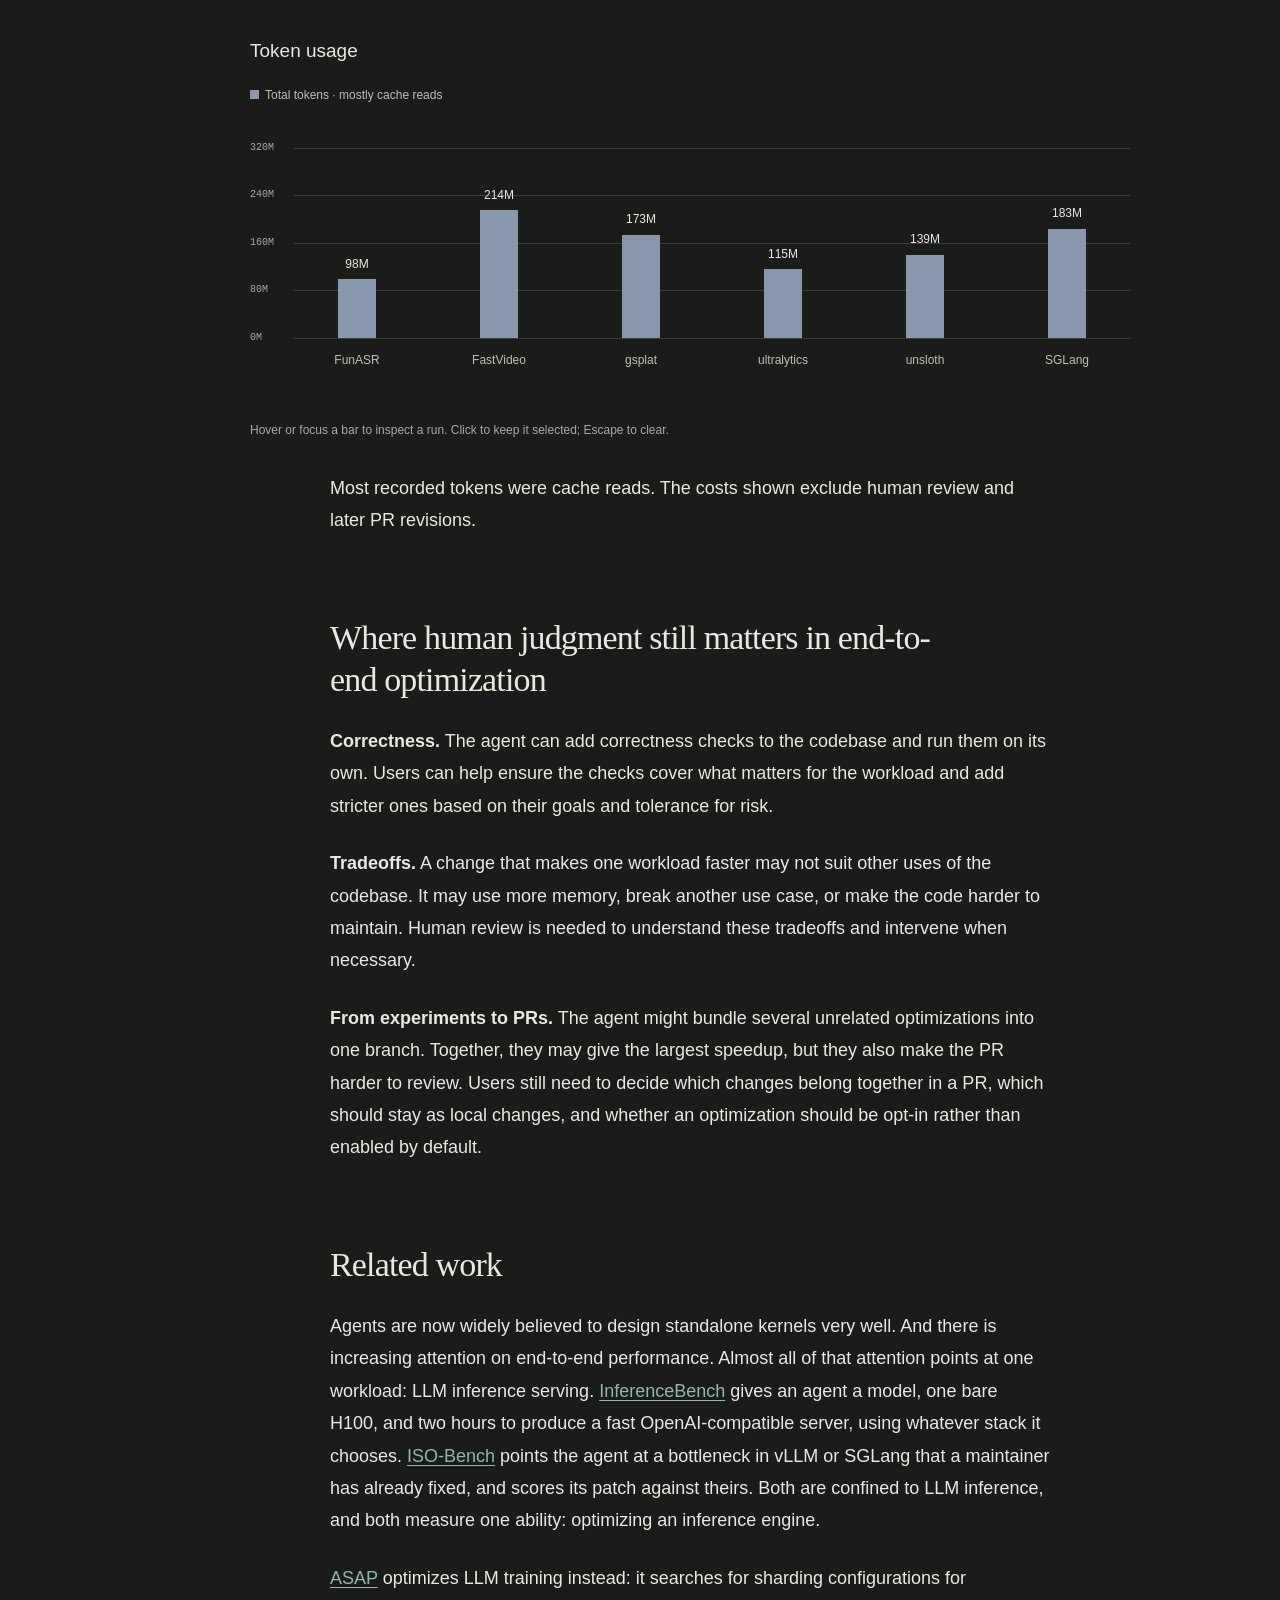
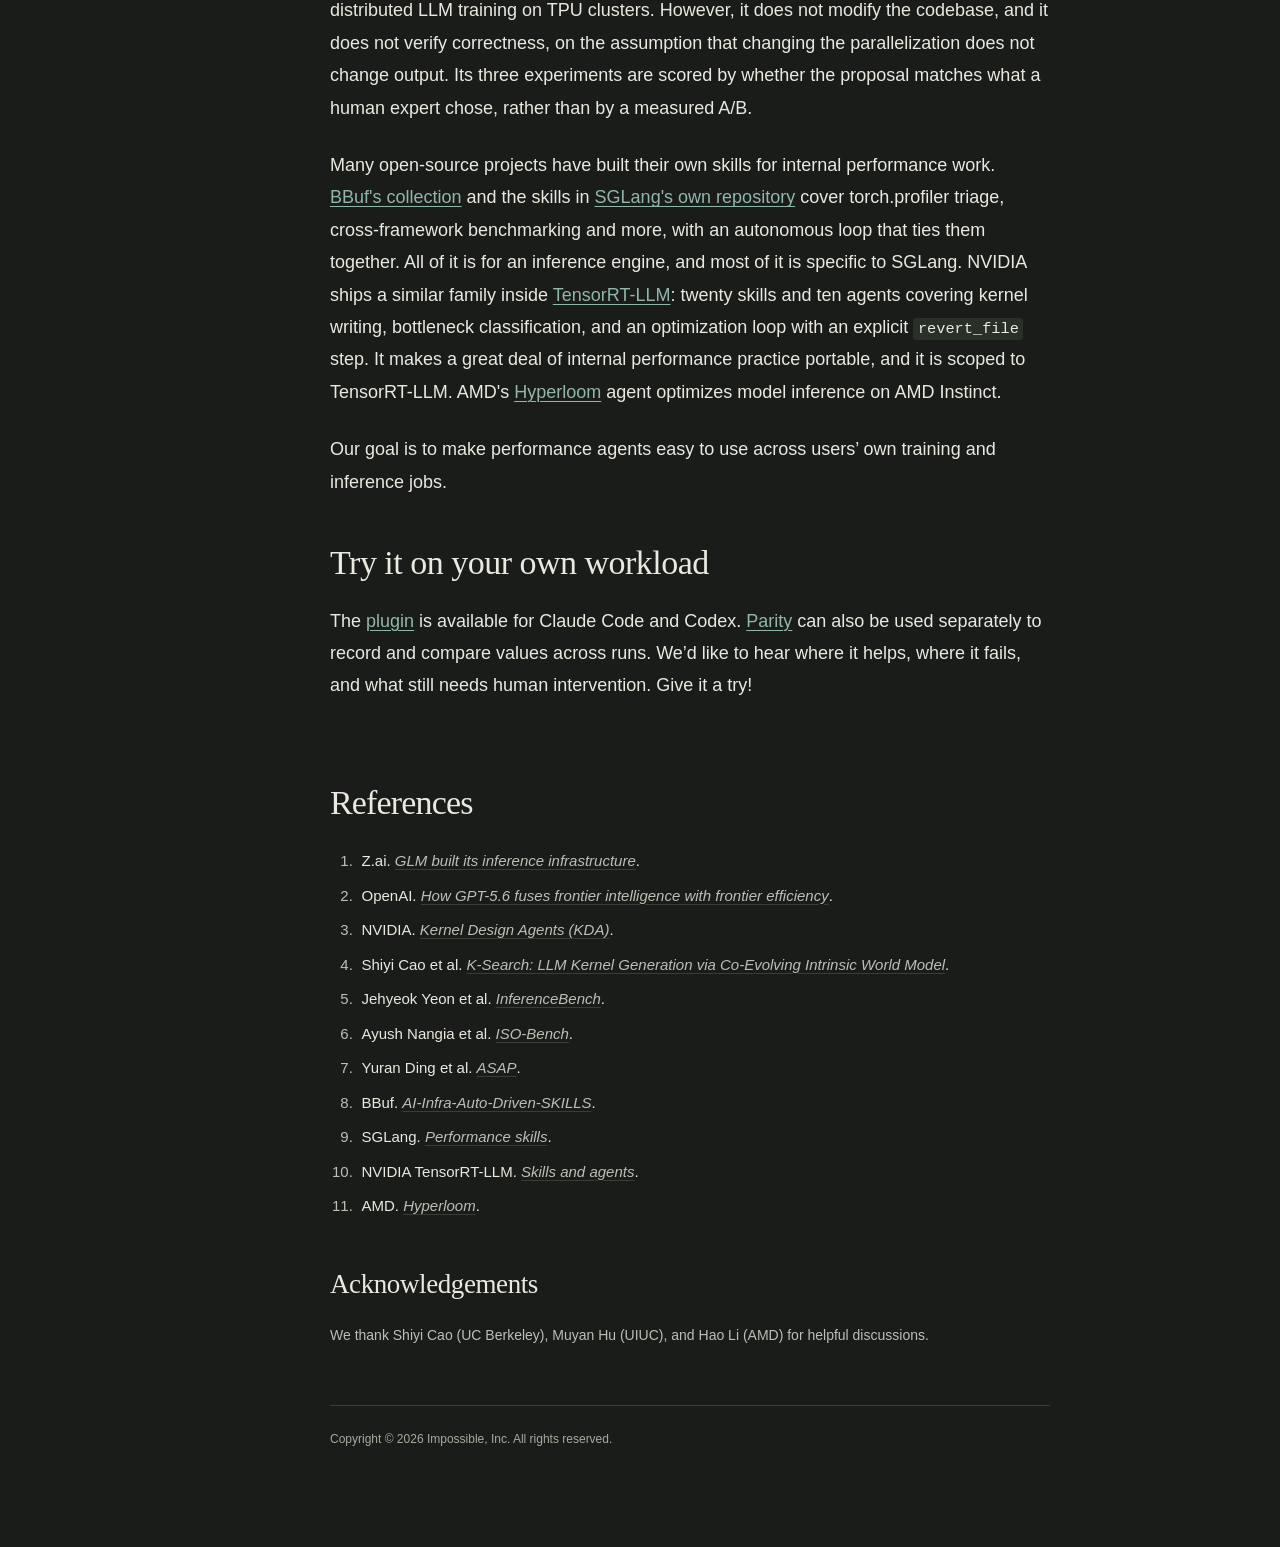
<file: who-ate-my-flops/index.html>
<!doctype html>
<html lang="en" data-theme="dark">
<head>
<meta charset="utf-8">
<script src="theme.js?v=1"></script>
<meta name="viewport" content="width=device-width, initial-scale=1">
<title>Beyond kernels: Letting agents optimize the whole AI job</title>
<link rel="stylesheet" href="trace-embed/perfetto-figures.css">
<script type="module" src="trace-embed/restructured-figures.js?v=14"></script>
<link rel="stylesheet" href="editorial.css?v=20260918-issue-context">
<link rel="stylesheet" href="interactions.css?v=19">
<link rel="stylesheet" href="trace-palette.css?v=1">
<script defer src="restructured-costs.js?v=3"></script>
<script defer src="code-blocks.js?v=2"></script>
<script defer src="step-scenarios.js?v=47"></script>
<link rel="stylesheet" href="restructured.css?v=1">
<link rel="stylesheet" href="compact-comparison.css?v=2">
<link rel="stylesheet" href="mlsys-headings.css?v=31">
<link rel="stylesheet" href="context-map.css?v=27">
<script defer src="context-map.js?v=7"></script>
<link rel="stylesheet" href="article-toc.css?v=1">
<script defer src="walkthrough-video.js?v=1"></script>
<link rel="stylesheet" href="experiment-details.css?v=1">
<link rel="stylesheet" href="article-layout.css?v=1">
<link rel="stylesheet" href="article-brand.css?v=4">
<link rel="stylesheet" href="theme.css?v=1">
<link rel="stylesheet" href="mobile-reading.css?v=5">
</head>
<body class="mlsys-draft">
<header class="site-header" id="top">
<div class="brand-bar"><a class="brand" href="https://github.com/OpenPerfAgent"><img src="comet.png" width="44" height="44" alt=""><span>OpenPerfAgent</span></a>
<nav class="top-links" aria-label="Main navigation"><a href="#under-the-hood">Design</a><a href="#results-and-cost">Results</a><a href="#references">References</a><button id="theme-toggle" class="theme-toggle" type="button" aria-label="Switch to light theme">Light</button></nav></div>
<p class="opening-copyright">Copyright © 2026 Impossible, Inc. All rights reserved.</p>
</header>
<nav class="article-nav" aria-label="Article contents"><details id="contents"><summary>Contents</summary><ul></ul></details></nav>
<main>
<h1 class="title">Beyond kernels: Letting agents optimize the whole AI job</h1>

<div class="article-authorship">
<p class="authors">By <a href="https://tarzanzhao.github.io/" title="Hexu Zhao · Impossible, Inc.">Hexu Zhao<sup>1</sup></a>, <a href="https://haochengxi.github.io/" title="Haocheng Xi · UC Berkeley">Haocheng Xi<sup>2</sup></a>, <a href="https://yichuan-w.github.io/" title="Yichuan Wang · UC Berkeley">Yichuan Wang<sup>2</sup></a>, <a href="https://fugtemypt123.github.io/" title="Shaofeng Yin · Impossible, Inc.">Shaofeng Yin<sup>1</sup></a>, <a href="https://lvzhaoyang.github.io/" title="Zhaoyang Lv · Impossible, Inc.">Zhaoyang Lv<sup>1</sup></a>, <a href="https://havenfeng.github.io/" title="Haiwen Feng · Impossible, Inc.">Haiwen Feng<sup>1</sup></a>, <a href="https://xiuyuli.com/" title="Xiuyu Li · Impossible, Inc.">Xiuyu Li<sup>1</sup></a>, <a href="https://cs.nyu.edu/~apanda/" title="Aurojit Panda · NYU">Aurojit Panda<sup>3</sup></a>, and <a href="https://jinyangli.github.io/" title="Jinyang Li · NYU">Jinyang Li<sup>3</sup></a></p>
<p class="affiliations"><span><sup>1</sup> Impossible, Inc.</span><span><sup>2</sup> UC Berkeley</span><span><sup>3</sup> NYU</span></p>
</div>
<div class="hero-actions"><a href="https://github.com/OpenPerfAgent/who-ate-my-flops">GitHub <span aria-hidden="true">↗</span></a><p class="publication-date">Published <time datetime="2026-09-30">Sep 30, 2026</time></p></div>

<p>AI agents can now write and optimize individual GPU kernels. But there is more to a job’s performance than the speed of its kernels. Data transfers, CPU work, and synchronization can also slow it down.</p>
<p>Recently, we have been trying agents to improve the end-to-end performance of AI jobs. We built <code>/who-ate-my-flops</code>, a small plugin for Claude Code and Codex, to provide profiling tools, workload context, and correctness checks.</p>
<p>Performance improvements made with the tool were merged into six open-source repositories: FunASR, FastVideo, gsplat, Ultralytics, Unsloth, and SGLang, with measured speedups of up to 3.6× on the tested workloads. This blog describes what we learned. We hope the tool can complement kernel-design agents and help extend the use of AI agents to end-to-end optimization of AI workloads.</p>

<h2 id="kernel-to-job-background">From kernel optimization to whole-job optimization</h2>
<p>A kernel-design agent (<a href="https://github.com/NVlabs/kda">KDA</a>, <a href="https://arxiv.org/abs/2602.19128">K-Search</a>) typically starts with a reference implementation and test inputs. It then follows an optimization loop: use profiling tools to identify bottlenecks, revise the kernel, verify correctness, and measure performance.</p>
<p>The same loop can also be used to optimize a whole training or inference job. But the optimization target is no longer a single operation. Changes may span the codebase, and each job has its own constraints and correctness requirements.</p>
<p>Optimizing a whole job means reasoning about how its parts interact. A faster kernel may expose a data-loading bottleneck; overlapping communication with computation may require changes to scheduling and memory use. Evaluating an optimization requires checking both its effect on end-to-end runtime and whether it preserves the job’s behavior.</p>

<p>The table below summarizes the axes along which whole-job optimization differs from kernel-only optimization.</p>

<section id="compact-comparison" aria-label="Kernel and whole-job optimization comparison">
<table id="core-differences">
<thead><tr><th scope="col">Axis</th><th scope="col">Kernel optimization</th><th scope="col">Whole-job optimization</th></tr></thead>
<tbody>
<tr><th scope="row">Optimization goal</th><td>Reduce kernel latency.</td><td>Reduce total job runtime.</td></tr>
<tr><th scope="row">Code changes</th><td>Usually concentrated in an operator implementation.</td><td>May span model code, data loading, dependencies, configuration, and kernels.</td></tr>
<tr><th scope="row">Optimization constraints</th><td>Operator semantics, numerical error, supported shapes, and hardware limits.</td><td>Model behavior, memory use, maintainability, and compatibility with other callers.</td></tr>
<tr><th scope="row">Checking for correctness</th><td>Compare outputs with a reference using the task’s tolerances.</td><td>Check intermediate values across multiple steps. Each check has its own tolerance.</td></tr>
</tbody></table>
<details class="comparison-extra">
<summary>More comparisons</summary>
<table id="comparison-practical-details">
<thead><tr><th scope="col">Axis</th><th scope="col">Kernel optimization</th><th scope="col">Whole-job optimization</th></tr></thead>
<tbody>
<tr><th scope="row">Inputs</th><td>Reference implementation, test inputs, target GPU.</td><td>Repository, launch command, data, hardware, and task constraints.</td></tr>
<tr><th scope="row">Profiling</th><td><a href="https://developer.nvidia.com/nsight-compute">Nsight Compute</a>: kernel details and hardware counters.</td><td><a href="https://developer.nvidia.com/nsight-systems">Nsight Systems</a> or <code>torch.profiler</code>: CPU–GPU timelines, transfers, and synchronization.</td></tr>
<tr><th scope="row">Hardware resources</th><td>Often an isolated benchmark on one GPU.</td><td>CPU work, host memory, data, and one or more GPUs.</td></tr>
<tr><th scope="row">Feedback to agent</th><td>Often a short, repeatable microbenchmark.</td><td>May require initialization, compilation, and multiple steps before a change can be evaluated.</td></tr>
</tbody></table>
</details>
</section>

<h3 id="common-performance-patterns">Where a whole job loses time</h3>
<p>The patterns below illustrate some common sources of lost time when looking beyond individual kernels.</p>
<figure class="step-wallclock compact-patterns" id="step-wallclock">
<div id="step-scenarios"></div>
<noscript><p>The agent investigates CPU work blocking the GPU, exposed data movement, small operations and synchronization, uneven work across ranks, and inefficient backends or fallbacks. Enable JavaScript to explore these patterns.</p></noscript>
</figure>

<h2 id="using-the-tool"><span class="command-prompt" aria-hidden="true">&gt;</span> <code>/who-ate-my-flops</code></h2>
<p>To address these challenges, we built <code>/who-ate-my-flops</code>.</p>
<p>To get started, give the agent a repository, a launch command, and access to an idle GPU environment. Run <code>/who-ate-my-flops:init</code> to agree on the goal and constraints. Then choose <code>/who-ate-my-flops:diagnose</code> to find performance issues, or <code>/who-ate-my-flops:optimize</code> to iteratively improve end-to-end performance.</p>
<!-- Input/output diagram retained for possible reuse.
<figure>
<svg viewBox="0 0 700 200" role="img" aria-label="Repository, launch command and hardware go into the agent, which returns findings and a reviewable change">
  <defs>
    <marker id="ah" viewBox="0 0 10 10" refX="9" refY="5" markerWidth="7" markerHeight="7" orient="auto-start-reverse">
      <path d="M 0 1 L 9 5 L 0 9 z" fill="var(--ink-3)"/>
    </marker>
  </defs>

  <rect class="dg-box" x="4"  y="10"  width="176" height="44" rx="7"/>
  <text class="dg-t" x="92" y="37" text-anchor="middle">repository</text>

  <rect class="dg-box" x="4"  y="78"  width="176" height="44" rx="7"/>
  <text class="dg-t" x="92" y="105" text-anchor="middle">launch command</text>

  <rect class="dg-box" x="4"  y="146" width="176" height="44" rx="7"/>
  <text class="dg-t" x="92" y="173" text-anchor="middle">hardware</text>

  <path class="dg-line" marker-end="url(#ah)" d="M 180 32  C 248 32, 252 84, 314 84"/>
  <path class="dg-line" marker-end="url(#ah)" d="M 180 100 L 314 100"/>
  <path class="dg-line" marker-end="url(#ah)" d="M 180 168 C 248 168, 252 116, 314 116"/>

  <rect class="dg-agent" x="320" y="66" width="122" height="68" rx="8"/>
  <text class="dg-t" x="381" y="96"  text-anchor="middle" font-weight="600">agent</text>
  <text class="dg-s" x="381" y="115" text-anchor="middle">profile, check, measure</text>

  <path class="dg-line" marker-end="url(#ah)" d="M 442 100 L 508 100"/>

  <rect class="dg-out" x="514" y="56" width="182" height="88" rx="7"/>
  <text class="dg-t" x="605" y="81"  text-anchor="middle" font-weight="600">reviewable change</text>
  <line x1="530" y1="93" x2="680" y2="93" stroke="var(--rule)" stroke-width="1"/>
  <text class="dg-s" x="605" y="112" text-anchor="middle">code changes</text>
  <text class="dg-s" x="605" y="130" text-anchor="middle">system config changes</text>
</svg>
</figure>
-->
<p>The walkthrough below shows this setup for YOLO training with <a href="https://github.com/ultralytics/ultralytics">Ultralytics</a>.</p>
<figure class="video-option video-option--minimal" id="video-options">
<div class="video-option-shell" id="watch-demo">
<video controls playsinline preload="metadata" aria-label="Ultralytics plugin walkthrough" poster="agent-usage-videos/who-ate-my-flops-poster.png" src="agent-usage-videos/who-ate-my-flops-usage.mp4?v=28"></video>
<button type="button" class="walkthrough-cover" aria-label="Play: Getting started with who-ate-my-flops" hidden>
<span class="walkthrough-title">Getting started with<br><span>/who-ate-my-flops</span></span>
<span class="walkthrough-subtitle">YOLO training with Ultralytics</span>
<span class="walkthrough-play"><span aria-hidden="true">▶</span> Watch demo · 1 min</span>
</button>
</div>
</figure>
<p><a href="https://github.com/OpenPerfAgent/who-ate-my-flops">Get the plugin and setup instructions ↗</a></p>

<h3 id="under-the-hood">How we designed the harness</h3>
<p>We rely on the underlying foundation model to reason about performance and propose optimizations. Our harness provides (1) workload context and profiling evidence to ground that reasoning, (2) correctness checks during optimization, and (3) guidance for the agent to ask users questions and align on goals and constraints.</p>
<h4>Two key contexts: computation structure and runtime profiling</h4>

<figure class="context-map" id="context-map" aria-label="Computation structure linked to runtime profiling and extracted views">
<div class="context-map-grid">
<section class="context-structure"><h5><span class="context-number">Context 1:</span> Computation structure</h5>
<div class="context-tree"><div>Training step</div><div class="tree-level">Forward<div class="tree-level">Transformer block <span class="repeat-count">× 24</span><div class="tree-level">
<button type="button" data-context-op="attention" aria-pressed="true">Attention <small>model.py:42</small></button>
<button type="button" data-context-op="mlp" aria-pressed="false">MLP <small>model.py:58</small></button>
</div></div></div><div class="tree-level">Backward</div><div class="tree-level">Optimizer</div></div>
<div class="context-schedule"><span>Execution schedule</span><p>host → device copies · gradient reduction · synchronization points</p></div>
<div class="context-json-output">
<div class="context-save-arrow">↓ <span>Record structured context for the agent</span></div>
<div class="context-json-file"><svg viewBox="0 0 32 38" aria-hidden="true"><path d="M5 1h14l8 8v28H5z M19 1v9h8"/><text x="16" y="27" text-anchor="middle">{ }</text></svg><div><strong>JSON context files</strong><code>computation_graph.json</code><code>execution_schedule.json</code></div></div>
</div>
</section>
<section class="context-runtime"><h5><span class="context-number">Context 2:</span> Runtime profiling</h5>
<div class="context-timeline-scroll" tabindex="0" role="region" aria-label="GPU timeline; scroll horizontally to view all events"><svg id="context-runtime-timeline" viewBox="0 0 440 164" role="group" aria-label="Illustrative compute and communication timelines for GPU0 and GPU1. Select Attention or MLP events."></svg></div>
<p class="context-profile-source"><code>torch.profiler</code> / Nsight Systems</p>
<div class="context-save-arrow context-views-heading">↓ <span>Summarize profiling data for the agent</span></div>
<div class="context-views">
<div class="context-view"><h6>Time by operation</h6><button type="button" data-context-op="attention" aria-pressed="true"><span>Attention</span><i style="--bar:84%"></i></button><button type="button" data-context-op="mlp" aria-pressed="false"><span>MLP</span><i style="--bar:52%"></i></button><small>Cumulative kernel time</small></div>
<div class="context-view"><h6>Busy / idle by rank</h6><div class="rank-line"><span>r0</span><i style="--busy:75%"></i></div><div class="rank-line"><span>r1</span><i style="--busy:50%"></i></div><small>Green: busy · pale: idle</small></div>
<div class="context-view context-overlap-view" tabindex="0" aria-label="Communication overlap: highlight communication and overlapping GPU kernels"><h6>Communication overlap</h6><div class="overlap-strip"><i></i><b></b></div><small>Overlaps compute / remaining</small></div>
</div>
</section></div>
</figure>
<div class="context-revision">
<p><strong>Computation structure.</strong> The agent reads the code to map out the model’s layers, the modules and operations within them, and how computation, data movement, and synchronization are scheduled. It records this context in JSON files. Together, these describe what we expect the job to do.</p>
<p><strong>Runtime profiling.</strong> Profiling (<code>torch.profiler</code>, Nsight Systems) exposes what actually happened at runtime. A raw profile can contain millions of events. We provide scripts for common profiling queries so the agent does not have to write them from scratch. These produce views like those above: time by operation, busy and idle time by rank, and communication overlap. The agent can also write custom queries for each job on its own.</p>
<p>Together, these two contexts help the agent build a mental performance model of the job: where time goes and why. It can compare the measured runtime with the computation structure to identify performance problems that either view alone might miss. We also record source locations (<code>file:line</code>) in the computation structure, so the agent can trace runtime symptoms back to the relevant code.</p>
</div>

<h4 id="checking-results">Correctness checks</h4>
<p>Checking whether a change preserves an AI job’s behavior is more complex than checking a single kernel’s outputs. So we built a small tool, <a href="https://github.com/OpenPerfAgent/parity">parity</a>, to help with these checks. It records intermediate values and compares them across runs. For training, these should include inputs, loss, and gradient norms:</p>

<pre data-language="python"><code>for step, batch in enumerate(loader):
    # Record an input checksum.
    parity.record(f&quot;batch_step{step}&quot;, batch.sum())

    loss = model(batch)
    # Record the forward-pass loss.
    parity.record(f&quot;loss_step{step}&quot;, loss, rtol=1e-3)

    loss.backward()
    # Record the gradient norm.
    parity.record(f&quot;gradnorm_step{step}&quot;, grad_norm(model), rtol=1e-3)

    optimizer.step()  # Update the model weights.</code></pre>

<p>The checkpoints are saved to <code>baseline.json</code> and <code>optimized.json</code>. Running <code>parity compare baseline.json optimized.json</code> compares matching tags using the declared tolerances. The report shows which checks failed and by how much, helping the agent investigate the cause:</p>
<figure class="parity-evidence" id="correctness-demo">
<pre data-language="output" data-label="parity compare · example output"><code>== 3 tag(s) compared, 2 pass, 1 fail ==

FAIL
   gradnorm_step0
      expected 3.0   actual 3.012
      |diff| 0.012   budget 0.003   4x over budget</code></pre>
<p class="parity-verdict"><strong>The comparison fails.</strong> The gradient norm exceeds its tolerance; the input checksum and loss checks pass. Investigate the difference before accepting the speedup.</p>


</figure>

<p>With parity, users only need to reason about what to check and how much numerical error is acceptable. They can leave the performance work to the agent without having to work through all the ML systems details. In practice, the agent can suggest where to add checks, but we sometimes request additional checks for greater confidence in correctness. We fix random seeds and data order, then run the baseline multiple times to measure the natural variation in the recorded values. This helps the agent distinguish natural variation from differences introduced by an optimization.</p>

<h4>Asking users questions proactively</h4>
<p>Users may forget to mention some requirements. Those without an ML systems background may not know which details matter. So we let the agent proactively ask questions during <code>init</code> to clarify the user’s goals, constraints, and preferences before optimization begins.</p>
<p>For example, the agent asks, “Are you an ML systems engineer, or an algorithm engineer less familiar with systems?” This helps it tailor its explanations to your background. It also asks what changes are allowed: can it adjust configurations, install faster backends, change Python code, or modify Triton/CUDA kernels? Some users prefer smaller changes that are easier to understand, review, and maintain.</p>

<p class="tool-support-note">In <code>/who-ate-my-flops</code>, we also provide helpers to turn a job into a repeatable benchmark, reduce file sizes and experiment runtime, and track changes and measurements across experiments. As foundation models improve, agents might need less of this guidance. For now, it helps avoid wasted attempts. The implementation details are in the <a href="https://github.com/OpenPerfAgent/who-ate-my-flops">repository</a>.</p>

<h2 id="finding-waste">Optimization case studies</h2>
<p>The agent found several kinds of performance problems, including unnecessary data transfers, repeated initialization, and frequent CPU–GPU synchronization. The two case studies below show how profiling evidence led to concrete changes; the following section summarizes speedups and costs across the evaluated workloads.</p>
<div class="case">
<h3 id="fastvideo-example">FastVideo: unnecessary CPU–GPU transfers in MiniMax H3 inference</h3>
<p>We ran MiniMax H3 video generation with FastVideo on four B200s. The agent found that much of the video-decoding time went into moving weights between the CPU and GPU. In the rank-0 interval below, these transfers take 5.87 seconds of the 8.87-second decoding stage.</p>
<section id="fastvideo-trace" data-trace-case="fastvideo" aria-label="Interactive FastVideo profiling trace">
<p>Interactive trace: GPU stream, VAE decoding stage.</p>
<noscript><img src="figures/fastvideo-pageable-copy.png" alt="One pageable copy: 67,108,864 bytes in 30.83 milliseconds."><p>Enable JavaScript to explore the trace. <a href="https://drive.google.com/file/d/1Or8Hyhtp5kLCmcySGfgnAh1J7u419aBe/view">Download the original trace</a>.</p></noscript>
</section>

<p>Within the video-decoding stage above, gold shows host-to-GPU transfers, purple shows GPU-to-host transfers, and green shows GPU kernels. The decoder loaded 10.4 GB of weights onto the GPU, then copied them back to the CPU to free GPU memory. That return transfer was unnecessary: inference did not change the weights, so the original CPU copy could be reused.</p>
<p>The agent made two changes for both the video and audio VAEs: it kept the CPU copies and released the GPU copies after decoding, avoiding the return transfers; it also pinned the CPU copies to speed up the remaining host-to-GPU transfers. Together, these changes reduced median end-to-end generation time from 15.20 s to 6.34 s on four B200s—a 2.40× speedup. The changes were merged in <a href="https://github.com/hao-ai-lab/FastVideo/pull/1867">PR #1867</a>.</p>

</div>

<div class="case">
<h3 id="funasr-example">FunASR: repeated attention setup in speech recognition fine-tuning</h3>

<p>We fine-tuned Fun-ASR-Nano for speech recognition on one B200. Most steps took about 98 ms, but 59 of the 382 steps took about a second each. The baseline trace below compares a normal step with a slow one.</p>

<section id="funasr-trace" data-trace-case="funasr" aria-label="Interactive FunASR profiling trace">
<p>Interactive trace: forward thread on CPU, backward thread on CPU and GPU stream.</p>
<noscript><img src="figures/funasr-slow-step.png" alt="CPU and GPU timeline of consecutive normal and slow steps."><p>Enable JavaScript to explore the trace. <a href="https://drive.google.com/file/d/1-iYephBIEGfgrbaugJdMKJHsxvJXYAht/view">Download the original trace</a>.</p></noscript>
</section>

<p>In the slow step above, the CPU attention calls span 444 ms in the forward pass and 554 ms in the backward pass, while the GPU stream below shows only brief bursts of work. The agent’s investigation traced this CPU-side delay to cuDNN building attention execution plans for new batch shapes.</p>
<p>The agent selected other SDPA backends to avoid repeated plan setup, removing the roughly 500 ms CPU-side delays seen above. It also found many small kernels and compiled the decoder to reduce kernel launches. In the benchmark reported in <a href="https://github.com/modelscope/FunASR/pull/3705">PR #3705</a>, these changes reduced mean step time from 243 ms to 68 ms, excluding the first step—a 3.6× speedup. The changes were merged as opt-in settings.</p>

</div>







<p>Not every finding required this much investigation. In our own workloads, the agent sometimes found a missing fast kernel library or a performance-related flag that had not been enabled. These requirements may be missing from the installation instructions, so a coding agent can overlook them when setting up the environment. <code>/who-ate-my-flops</code> can catch and fix these setup issues too.</p>



<h2 id="results-and-cost">Experiments: speedups and costs</h2>
<p>We explored training and inference workloads from repositories spanning several application domains. Here, we highlight six examples whose optimizations were merged upstream. For each workload, we ran <code>init</code> to clarify the goal and constraints, followed by <code>optimize</code>. We used Fable 5.1, and all runs used B200 GPUs within a single node. The table below reports the measured improvements for each workload. Expand a repository row to see the problems found and how they were addressed.</p>
<table id="optimization-results"><thead><tr><th>Repository</th><th>Task</th><th>Measured speedup</th><th>PR</th></tr></thead><tbody>
<tr><td><a href="https://github.com/modelscope/FunASR">FunASR</a> <span class="repo-stars" title="20,458 stars; GitHub stars checked September 21, 2026">20k ★</span></td><td>Fun-ASR-Nano speech recognition fine-tuning · 1 B200</td><td>3.6× mean step</td><td><a href="https://github.com/modelscope/FunASR/pull/3705">#3705</a></td></tr>
<tr><td><a href="https://github.com/hao-ai-lab/FastVideo">FastVideo</a> <span class="repo-stars" title="4,494 stars; GitHub stars checked September 21, 2026">4k ★</span></td><td>FastH3 Preview video generation · 4 B200s</td><td>2.40× per generation</td><td><a href="https://github.com/hao-ai-lab/FastVideo/pull/1867">#1867</a></td></tr>
<tr><td><a href="https://github.com/nerfstudio-project/gsplat">gsplat</a> <span class="repo-stars" title="5,708 stars; GitHub stars checked September 21, 2026">5k ★</span></td><td>3D Gaussian splatting training · 8 B200s</td><td>1.42× steady step</td><td><a href="https://github.com/nerfstudio-project/gsplat/pull/1062">#1062</a></td></tr>
<tr><td><a href="https://github.com/ultralytics/ultralytics">ultralytics</a> <span class="repo-stars" title="61,867 stars; GitHub stars checked September 21, 2026">61k ★</span></td><td>YOLO26x object detection training on COCO · 1 B200</td><td>1.25× step; 1.22× epoch</td><td><a href="https://github.com/ultralytics/ultralytics/pull/26180">#26180</a></td></tr>
<tr><td><a href="https://github.com/unslothai/unsloth">unsloth</a> <span class="repo-stars" title="76,535 stars; GitHub stars checked September 21, 2026">76k ★</span></td><td>Qwen3.5-9B LoRA fine-tuning · 1 B200</td><td>1.09× step</td><td><a href="https://github.com/unslothai/unsloth/pull/11238">#11238</a></td></tr>
<tr><td><a href="https://github.com/sgl-project/sglang">SGLang</a> <span class="repo-stars" title="36,499 stars; GitHub stars checked September 27, 2026">36k ★</span></td><td>Nemotron-3-Super LLM serving · 8 B200s</td><td>1.075× output token throughput</td><td><a href="https://github.com/sgl-project/sglang/pull/41223">#41223</a></td></tr>
</tbody></table>


<h3 id="run-costs">What a run costs</h3>
<p>The charts below show the time spent on <code>init</code> and <code>optimize</code>, along with total token usage for these six workloads.</p>
<table id="run-cost-data">
<thead><tr><th>Repository</th><th>Init</th><th>Optimization</th><th>Tokens</th></tr></thead>
<tbody>
<tr><td>FunASR</td><td>14m08s</td><td>1h53m</td><td>98M</td></tr>
<tr><td>FastVideo</td><td>9m36s</td><td>2h39m</td><td>214M</td></tr>
<tr><td>gsplat</td><td>6m20s</td><td>2h50m</td><td>173M</td></tr>
<tr><td>ultralytics</td><td>6m11s</td><td>1h13m</td><td>115M</td></tr>
<tr><td>unsloth</td><td>8m30s</td><td>2h13m</td><td>139M</td></tr>
<tr><td>SGLang</td><td>3m31s</td><td>2h12m</td><td>182.8M</td></tr>
</tbody></table>
<p>Most recorded tokens were cache reads. The costs shown exclude human review and later PR revisions.</p>

<h2 id="upstream-review">Where human judgment still matters in end-to-end optimization</h2>
<p><strong>Correctness.</strong> The agent can add correctness checks to the codebase and run them on its own. Users can help ensure the checks cover what matters for the workload and add stricter ones based on their goals and tolerance for risk.</p>
<p><strong>Tradeoffs.</strong> A change that makes one workload faster may not suit other uses of the codebase. It may use more memory, break another use case, or make the code harder to maintain. Human review is needed to understand these tradeoffs and intervene when necessary.</p>
<p><strong>From experiments to PRs.</strong> The agent might bundle several unrelated optimizations into one branch. Together, they may give the largest speedup, but they also make the PR harder to review. Users still need to decide which changes belong together in a PR, which should stay as local changes, and whether an optimization should be opt-in rather than enabled by default.</p>

<h2 id="related-work">Related work</h2>

<p>Agents are now widely believed to design standalone kernels very well. And there is
increasing attention on end-to-end performance. Almost all of that attention points at one
workload: LLM inference serving. <a href="https://arxiv.org/abs/2607.20468">InferenceBench</a>
gives an agent a model, one bare H100, and two hours to produce a fast OpenAI-compatible
server, using whatever stack it chooses.
<a href="https://arxiv.org/abs/2602.19594">ISO-Bench</a> points the agent at a bottleneck in vLLM
or SGLang that a maintainer has already fixed, and scores its patch against theirs. Both are
confined to LLM inference, and both measure one ability: optimizing an inference engine.</p>

<p><a href="https://arxiv.org/abs/2511.03844">ASAP</a> optimizes LLM training instead: it
searches for sharding configurations for distributed LLM training on TPU clusters. However,
it does not modify the codebase, and it does not verify correctness, on the assumption that
changing the parallelization does not change output. Its three experiments are scored by
whether the proposal matches what a human expert chose, rather than by a measured A/B.</p>


<p>Many open-source projects have built their own skills for internal performance work.
<a href="https://github.com/BBuf/AI-Infra-Auto-Driven-SKILLS">BBuf's collection</a> and the
skills in <a href="https://github.com/sgl-project/sglang/tree/main/.claude/skills">SGLang's
own repository</a> cover torch.profiler triage, cross-framework benchmarking and more,
with an autonomous loop that ties them together. All of it is for an inference engine, and most
of it is specific to SGLang. NVIDIA ships a similar family inside
<a href="https://github.com/NVIDIA/TensorRT-LLM/tree/main/.claude">TensorRT-LLM</a>: twenty
skills and ten agents covering kernel writing, bottleneck classification, and an
optimization loop with an explicit <code>revert_file</code> step. It makes a great deal of
internal performance practice portable, and it is scoped to TensorRT-LLM. AMD's <a href="https://github.com/AMD-AGI/Hyperloom">Hyperloom</a> agent optimizes model inference on AMD Instinct.</p>

<p>Our goal is to make performance agents easy to use across users’ own training and inference jobs.</p>

<h3 id="try-it">Try it on your own workload</h3>
<p>The <a href="https://github.com/OpenPerfAgent/who-ate-my-flops">plugin</a> is available for Claude Code and Codex. <a href="https://github.com/OpenPerfAgent/parity">Parity</a> can also be used separately to record and compare values across runs. We’d like to hear where it helps, where it fails, and what still needs human intervention. Give it a try!</p>

<h2 id="references">References</h2>

<ol class="references-list">
<li>Z.ai. <a href="https://z.ai/blog/glm-built-its-inference-infrastructure">GLM built its inference infrastructure</a>.</li>
<li>OpenAI. <a href="https://openai.com/index/gpt-5-6-frontier-intelligence-efficiency/">How GPT-5.6 fuses frontier intelligence with frontier efficiency</a>.</li>
<li>NVIDIA. <a href="https://github.com/NVlabs/kda">Kernel Design Agents (KDA)</a>.</li>
<li>Shiyi Cao et al. <a href="https://arxiv.org/abs/2602.19128">K-Search: LLM Kernel Generation via Co-Evolving Intrinsic World Model</a>.</li>
<li>Jehyeok Yeon et al. <a href="https://arxiv.org/abs/2607.20468">InferenceBench</a>.</li>
<li>Ayush Nangia et al. <a href="https://arxiv.org/abs/2602.19594">ISO-Bench</a>.</li>
<li>Yuran Ding et al. <a href="https://arxiv.org/abs/2511.03844">ASAP</a>.</li>
<li>BBuf. <a href="https://github.com/BBuf/AI-Infra-Auto-Driven-SKILLS">AI-Infra-Auto-Driven-SKILLS</a>.</li>
<li>SGLang. <a href="https://github.com/sgl-project/sglang/tree/main/.claude/skills">Performance skills</a>.</li>
<li>NVIDIA TensorRT-LLM. <a href="https://github.com/NVIDIA/TensorRT-LLM/tree/main/.claude">Skills and agents</a>.</li>
<li>AMD. <a href="https://github.com/AMD-AGI/Hyperloom">Hyperloom</a>.</li>
</ol>

<section class="author-notes" aria-labelledby="acknowledgements">
<h3 id="acknowledgements">Acknowledgements</h3>
<p>We thank Shiyi Cao (UC Berkeley), Muyan Hu (UIUC), and Hao Li (AMD) for helpful discussions.</p>
</section>

<footer class="article-footer"><p class="copyright">Copyright © 2026 Impossible, Inc. All rights reserved.</p></footer>
</main>
<script>
const contents=document.querySelector('#contents');
const wideLayout=matchMedia('(min-width:1280px)');
function syncContents(){contents.open=wideLayout.matches;}
syncContents();wideLayout.addEventListener('change',syncContents);
const tocLabels={
  'kernel-to-job-background':'Beyond kernel optimization',
  'using-the-tool':'/who-ate-my-flops',
  'under-the-hood':'How we designed the harness',
  'finding-waste':'Optimization case studies',
  'results-and-cost':'Experiments: speedups and costs',
  'upstream-review':'Where humans still come in',
  'related-work':'Related work'
};
const headings=[document.querySelector('main > h1'),...Object.keys(tocLabels).map(id=>document.getElementById(id))].filter(Boolean);
const tocLinks=[];
headings.forEach((heading,i)=>{
  heading.id=heading.id||'article-section-'+i;
  const li=document.createElement('li'),link=document.createElement('a');
  li.className=heading.tagName==='H1'||heading.tagName==='H2'?'toc-major':'toc-minor';
  link.href='#'+heading.id;
  link.textContent=heading.tagName==='H1'?'Introduction':tocLabels[heading.id];
  if(link.textContent.startsWith('Context:'))link.textContent='Code and runtime context';
  if(link.textContent.startsWith('FastVideo:'))link.textContent='Example: FastVideo';
  if(link.textContent.startsWith('FunASR:'))link.textContent='Example: FunASR';
  link.addEventListener('click',()=>{if(!wideLayout.matches)contents.open=false;});
  li.append(link);contents.querySelector('ul').append(li);tocLinks.push(link);
});
let tocPending=false;
function updateContents(){
  tocPending=false;
  let active=0;
  headings.forEach((heading,i)=>{if(heading.getBoundingClientRect().top<=120)active=i;});
  if(innerHeight+scrollY>=document.documentElement.scrollHeight-4)active=headings.length-1;
  tocLinks.forEach((link,i)=>{if(i===active)link.setAttribute('aria-current','location');else link.removeAttribute('aria-current');});
}
addEventListener('scroll',()=>{if(!tocPending){tocPending=true;requestAnimationFrame(updateContents);}},{passive:true});
addEventListener('resize',updateContents);addEventListener('load',updateContents);updateContents();
// wrap tables so wide ones scroll instead of breaking the page
document.querySelectorAll('table').forEach(function(tb){
  var w=document.createElement('div'); w.className='tablewrap';
  tb.parentNode.insertBefore(w,tb); w.appendChild(tb);
});
</script>
<template id="repository-findings"><table id="repo-issues">
<thead><tr><th>Repository</th><th>Symptom</th><th>What it turned out to be</th><th>Issue</th><th>Task</th><th>Hardware</th><th>What changed</th></tr></thead>
<tbody>
<tr><td>FunASR</td><td>Mean step time 2.5&times; the median: 245 ms against 98 ms</td><td>Mean step time 2.5&times; the median: 245 ms against 98 ms. cuDNN SDPA built a ~1 s execution plan for every new <code>(B, L)</code>. 59 of 382 steps paid it, 56 s of a 96 s run</td><td><a href="https://github.com/modelscope/FunASR/issues/3704">#3704</a></td><td>Fun-ASR-Nano speech recognition fine-tuning</td><td>1 B200</td><td>Switched SDPA backends to avoid repeated plan setup and compiled the decoder to reduce kernel launches.</td></tr>
<tr><td>FastVideo</td><td>12 s per generation, 6 s of it before the model runs</td><td>12 s per generation, 6 s of it before the model runs. A 10.4 GB fp32 VAE moved GPU&rarr;pageable host&rarr;GPU on every request, at 2.6&ndash;6 GB/s in both directions</td><td><a href="https://github.com/hao-ai-lab/FastVideo/issues/1839">#1839</a></td><td>FastH3 Preview video generation with the cookbook inference recipe</td><td>4 B200s used on an 8-B200 node; PCIe host</td><td>Kept and pinned the CPU copies of the video and audio VAE weights, releasing GPU copies after decoding to avoid return transfers and speed up subsequent uploads.</td></tr>
<tr><td>gsplat</td><td>86 s wall for a 20 s training loop</td><td>Each step waited for an image to be decoded and undistorted, then transferred it to the GPU as float32.</td><td><a href="https://github.com/nerfstudio-project/gsplat/issues/1058">#1058</a></td><td>3D Gaussian splatting training with simple_trainer.py</td><td>8 B200s</td><td>Added an opt-in cache of decoded images in CPU memory. Transferred images as uint8 and converted them on the GPU, cutting transfer volume to a quarter.</td></tr>
<tr><td>ultralytics</td><td>229 ms per step with no obvious hotspot</td><td>Training spent time on unnecessary tensor fills and activation copies, repeated EMA bookkeeping, and CPU–GPU synchronization in the loss and optimizer paths.</td><td><a href="https://github.com/ultralytics/ultralytics/issues/26181">#26181</a></td><td>YOLO26x object detection training on COCO</td><td>1 B200</td><td>Removed unnecessary activation copies and tensor fills, enabled fused Adam/AdamW on CUDA, reused EMA tensor lists, and reduced host synchronization in detection loss.</td></tr>
<tr><td>unsloth</td><td>GPU busy 270 ms of an 850 ms step</td><td>The GPU was busy for roughly a third of each step. The CPU repeatedly walked about 2,000 modules to set training mode and rebuilt lookup keys for kernel configurations that were already fixed.</td><td><a href="https://github.com/unslothai/unsloth/issues/10806">#10806</a></td><td>Qwen3.5-9B supervised LoRA fine-tuning with unsloth-cli.py</td><td>1 B200</td><td>Skipped redundant model.train() walks and launched FLA Triton kernels directly with their cached configurations.</td></tr>
<tr><td>SGLang</td><td>The Mamba2 state-update kernel reached about 3.1 TB/s on B200.</td><td>During decoding, the Mamba2 kernel reads and updates each request’s state in GPU memory. Profiling showed that it was slow and used only a fraction of the GPU’s available memory bandwidth.</td><td><a href="https://github.com/sgl-project/sglang/pull/41223">#41223</a></td><td>Nemotron-3-Super-120B-A12B-BF16 serving, TP8; 1,000 ShareGPT prompts at unlimited request rate</td><td>8 B200s</td><td>Changed the Mamba2 state-update launch configuration from <code>BLOCK_SIZE_M=4, num_warps=4</code> to <code>BLOCK_SIZE_M=8, num_warps=1</code>. The Mamba2 state-update kernel became up to 2× faster, increasing output token throughput from 10,505 to 11,289 tok/s (1.075×).</td></tr>
</tbody></table></template>
<script src="experiment-details.js?v=1"></script>
</body>
</html>
</file>
<file: who-ate-my-flops/trace-embed/perfetto-figures.css>
.trace-figure{--trace-teal:#416e68;--trace-muted:var(--ink-2,#6e706a);margin:2rem 0;padding:18px 0 14px;border-block:1px solid var(--rule,#d8d8cf);color:var(--ink,#292b27);font:13px/1.6 var(--sans,system-ui);min-width:0;scroll-margin-top:24px}
.trace-figure *{box-sizing:border-box}
.trace-heading{display:flex;gap:12px;align-items:baseline;margin:0 0 4px;flex-wrap:wrap}.trace-figure-number{font:600 10px/1.4 var(--sans,system-ui);letter-spacing:.09em;color:#648e87;white-space:nowrap}.trace-heading h5{font:400 23px/1.3 Georgia,'Times New Roman',serif;margin:0;letter-spacing:-.02em}
.trace-eyebrow{font:11px/1.6 ui-monospace,SFMono-Regular,Menlo,monospace;color:var(--trace-muted);margin:4px 0 8px}
.trace-figure .trace-story{font-size:13px;line-height:1.65;color:var(--trace-muted);margin:8px 0 16px!important;min-height:3.3em;max-width:none}
.trace-chart{width:100%;min-width:0}.trace-chart canvas{display:block;width:100%;height:210px;touch-action:pan-y}
.trace-stages{display:flex;flex-wrap:wrap;gap:6px 18px;padding:2px 12px 15px;font-size:11px;color:var(--trace-muted)}.trace-stages:empty{display:none}.trace-stages span{white-space:nowrap}.trace-stages b{font-weight:500;color:#648e87;margin-right:3px}.trace-stages small{font:10px ui-monospace,SFMono-Regular,Menlo,monospace;margin-left:4px;color:var(--trace-muted)}
.trace-legend{display:flex;gap:10px 18px;flex-wrap:wrap;padding:3px 12px 12px;color:var(--trace-muted);font-size:11px}.trace-legend span{display:inline-flex;align-items:center;gap:6px}.trace-legend i{width:8px;height:8px;border-radius:1px;display:inline-block}
.trace-metrics{display:flex;gap:12px 28px;flex-wrap:wrap;border-top:1px solid var(--rule,#deded5);padding:12px 0;font-size:12px}.trace-metrics>span{display:block}.trace-metrics b{font:600 14px ui-monospace,SFMono-Regular,Menlo,monospace;color:inherit}.trace-metrics em{display:block;font-style:normal;font-size:11px;color:var(--trace-muted);margin-top:2px}
.trace-detail{min-height:62px;padding:9px 0;font:11px/1.65 ui-monospace,SFMono-Regular,Menlo,monospace;overflow-wrap:anywhere;color:var(--trace-muted)}.trace-detail strong{display:block;color:var(--ink,#292b27);font-weight:500;max-height:6em;overflow:auto}.trace-detail span{display:block}
.trace-toolbar{display:flex;align-items:center;justify-content:space-between;flex-wrap:wrap;gap:10px;border-top:1px dashed var(--rule,#d8d8cf);padding:12px 0}
.trace-controls{display:flex;flex-wrap:wrap;gap:5px}.trace-controls button,.trace-tour{font:12px/1.5 var(--sans,system-ui);padding:5px 9px;border:1px solid var(--rule,#d8d8cf);border-radius:6px;color:inherit;background:transparent;cursor:pointer}.trace-controls button[aria-pressed=true]{background:#416e68;border-color:#416e68;color:#fff}.trace-tour{border-color:transparent;color:var(--trace-muted);padding-inline:0}.trace-controls button:hover{border-color:#648e87}
.trace-figure button:focus-visible,.trace-figure a:focus-visible,.trace-figure canvas:focus-visible{outline:2px solid #648e87;outline-offset:3px}
.trace-foot{display:flex;gap:8px 18px;flex-wrap:wrap;justify-content:space-between;align-items:baseline;font-size:11px;color:var(--trace-muted)}.trace-foot details{flex-basis:100%}.trace-foot summary{cursor:pointer;font-size:10px;letter-spacing:.06em;text-transform:uppercase}.trace-foot details p{margin:8px 0!important;font-size:11px;line-height:1.7;max-width:none}.trace-foot nav{display:flex;flex-wrap:wrap;gap:16px}.trace-foot a{color:inherit;text-underline-offset:3px}.trace-status:empty{display:none}
@media(max-width:600px){.trace-heading h5{font-size:21px}.trace-metrics{gap:8px 20px}.trace-stages{gap:6px 12px}.trace-eyebrow{font-size:10px}}
</file>
<file: who-ate-my-flops/editorial.css>
:root{color-scheme:light;--plane:#faf9f5;--surface:#f3f2ec;--ink:#242822;--ink-2:#64685f;--ink-3:#73786f;--rule:#dcded4;--ring:#c5ccc1;--accent:#426e67;--warm:#a56943;--code-bg:#efeee7;--serif:Charter,'Bitstream Charter',Georgia,'Times New Roman',serif;--sans:-apple-system,BlinkMacSystemFont,'Segoe UI',sans-serif;--mono:ui-monospace,SFMono-Regular,Menlo,Consolas,monospace}
@media(prefers-color-scheme:dark){:root:not([data-theme=light]){color-scheme:dark;--plane:#191c19;--surface:#222722;--ink:#e9e9df;--ink-2:#bbc0b5;--ink-3:#a3ad9e;--rule:#373e36;--ring:#505b4c;--accent:#91b7ab;--warm:#d3a080;--code-bg:#293028}}
:root[data-theme=dark]{color-scheme:dark;--plane:#191c19;--surface:#222722;--ink:#e9e9df;--ink-2:#bbc0b5;--ink-3:#a3ad9e;--rule:#373e36;--ring:#505b4c;--accent:#91b7ab;--warm:#d3a080;--code-bg:#293028}
*{box-sizing:border-box}html{scroll-behavior:smooth;scroll-padding-top:30px}body{margin:0;background:var(--plane);color:var(--ink);font:17px/1.8 var(--sans);-webkit-font-smoothing:antialiased}::selection{background:#b5ccc0;color:#19251e}
.site-header{max-width:1280px;margin:0 auto;padding:24px 32px;display:flex;justify-content:space-between;align-items:center;gap:20px;border-bottom:1px solid var(--rule)}.site-header a{font:600 11px/1.5 var(--sans);letter-spacing:.13em;text-decoration:none;color:var(--ink)}
#theme{font:12px/1.5 var(--sans);background:transparent;color:var(--ink-2);border:1px solid var(--rule);border-radius:5px;padding:5px 10px;cursor:pointer}
main{max-width:900px;padding:56px 32px 90px;margin:0 auto;min-width:0}main>p,main>ul,main>ol{max-width:76ch}
.title{font:400 clamp(34px,4.2vw,56px)/1.12 var(--serif);letter-spacing:-.035em;max-width:850px;margin:30px 0 28px;text-wrap:balance}.lede{font-size:20px;line-height:1.65;color:var(--ink-2);margin-bottom:60px}
h2{font:400 clamp(28px,3vw,36px)/1.25 var(--serif);letter-spacing:-.025em;margin:72px 0 24px;padding-top:28px;border-top:1px solid var(--rule);scroll-margin-top:28px;text-wrap:balance}h3{font:400 25px/1.35 var(--serif);letter-spacing:-.015em;margin:40px 0 16px}p{margin:0 0 1.2em}strong{font-weight:600}a{color:var(--accent);text-decoration-thickness:1px;text-underline-offset:3px}a:hover{text-decoration-thickness:2px}button:focus-visible,a:focus-visible,summary:focus-visible{outline:2px solid var(--accent);outline-offset:4px}
ul,ol{padding-left:1.3em;margin:0 0 24px}li{padding-left:.12em;margin:7px 0}li::marker{color:var(--ink-3)}
code{font: .85em/1.6 var(--mono);background:var(--code-bg);padding:.12em .3em;border-radius:3px;overflow-wrap:anywhere}pre{background:var(--surface);border-block:1px solid var(--rule);padding:20px 22px;overflow:auto;margin:26px 0 30px;font:13px/1.75 var(--mono);max-width:100%;tab-size:4}pre code{background:none;padding:0;font:inherit;white-space:pre;overflow-wrap:normal}
figure{margin:34px 0}figure svg,figure img,figure video{display:block;width:100%;height:auto;margin:0 auto}figure video{background:#111;border:1px solid var(--rule);border-radius:3px}figcaption{font:12px/1.7 var(--sans);color:var(--ink-2);text-align:left;margin:12px 0 0;padding-left:12px;border-left:2px solid var(--rule)}
.dg-box{fill:var(--surface);stroke:var(--rule);stroke-width:1.5}.dg-agent{fill:var(--surface);stroke:var(--accent);stroke-width:1.5}.dg-out{fill:var(--surface);stroke:var(--ink-3);stroke-width:1.5}.dg-t{font:14px var(--sans);fill:var(--ink)}.dg-s{font:11.5px var(--sans);fill:var(--ink-2)}.dg-line{fill:none;stroke:var(--ink-3);stroke-width:1.5}
.case{margin:48px 0;padding:26px 0 0;border-top:1px solid var(--rule);min-width:0}.case h4{font:400 27px/1.35 var(--serif);letter-spacing:-.018em;margin:0 0 22px;text-wrap:balance}.case p:last-child{margin-bottom:0}.case figure{margin:26px 0}.case figure img{border:1px solid var(--rule)}.case pre{font-size:12px}.case .trace-figure{margin:34px 0}
.tablewrap{max-width:100%;overflow-x:auto;margin:28px 0 36px;overscroll-behavior-x:contain;-webkit-overflow-scrolling:touch}table{width:100%;border-collapse:collapse;font:13px/1.65 var(--sans);font-variant-numeric:tabular-nums}th,td{text-align:left;vertical-align:top;padding:12px 14px;border-bottom:1px solid var(--rule)}th{font:600 10px/1.5 var(--sans);letter-spacing:.065em;text-transform:uppercase;color:var(--ink-2);border-top:1px solid var(--rule);border-bottom:1px solid var(--ring);white-space:nowrap}th:first-child,td:first-child{padding-left:0}th:last-child,td:last-child{padding-right:0}tbody tr:hover{background:var(--surface)}td code{font-size:11px}
.note,.todo,.redn{font:13px/1.75 var(--sans);padding:12px 16px;border-left:2px solid var(--accent);margin:24px 0;color:var(--ink-2);background:var(--surface)}.todo{border-color:var(--warm)}.todo b,.redn{color:var(--warm)}main>.todo:first-child{background:none;padding:0 0 0 12px;margin:0 0 28px;font-size:11px}.ph{color:var(--warm);background:var(--code-bg);padding:1px 4px}.note p:last-child,.todo p:last-child,.redn p:last-child{margin-bottom:0}.dbg{font:11px/1.8 var(--mono);color:var(--ink-3);border-top:1px dashed var(--rule);padding-top:12px;margin-top:20px}.dbg b{font-weight:500;color:var(--warm)}
.article-nav{display:none}.article-nav summary{font:600 10px/1.5 var(--sans);color:var(--ink-3);letter-spacing:.08em;text-transform:uppercase}.article-nav ul{list-style:none;padding:0;margin:14px 0}.article-nav li{padding:0;margin:0}.article-nav a{display:block;font:12px/1.45 var(--sans);text-decoration:none;color:var(--ink-2);border-left:1px solid var(--rule);padding:6px 10px}.article-nav a[aria-current=true]{color:var(--accent);border-color:var(--accent);font-weight:600}.article-footer{border-top:1px solid var(--rule);margin-top:64px;padding-top:20px;font:12px var(--sans)}
@media(min-width:1400px){.article-nav{display:block;position:fixed;width:195px;left:max(24px,calc(50vw - 690px));top:140px;max-height:calc(100vh - 170px);overflow:auto}.article-nav summary{list-style:none;pointer-events:none}.article-nav summary::-webkit-details-marker{display:none}}
@media(max-width:700px){body{font-size:16px;line-height:1.75}.site-header{padding:18px 22px}.site-header a{font-size:10px;letter-spacing:.08em}main{padding:32px 22px 60px}.title{margin-top:24px;font-size:36px}.lede{font-size:18px;margin-bottom:42px}h2{margin-top:52px;font-size:29px}h3{font-size:23px}.case h4{font-size:24px}.tablewrap table{min-width:620px}pre{padding:16px;font-size:12px}.article-nav{display:block;position:static;margin:24px 22px 0}.article-nav summary{cursor:pointer}.article-nav ul{columns:1}.article-nav a{padding:7px 10px}.article-footer{margin-top:40px}}
@media(prefers-reduced-motion:reduce){html{scroll-behavior:auto}}
@media print{.site-header,.article-nav,#theme,.article-footer{display:none}main{max-width:none;padding:0}body{font-size:11pt;background:white;color:black}h2{break-after:avoid}.tablewrap{overflow:visible}table{font-size:9pt}.case{break-inside:auto}}
#optimization-results td:nth-child(3),#optimization-results td:nth-child(4){white-space:nowrap}
.repo-explorer{margin:30px 0 34px;scroll-margin-top:30px}
.repo-tabs{display:flex;flex-wrap:wrap;gap:4px 6px;padding:0 0 16px;border-bottom:1px solid var(--rule)}
.repo-tabs button{font:13px/1.5 var(--sans);color:var(--ink-2);border:1px solid transparent;border-radius:5px;background:none;padding:7px 11px;cursor:pointer}
.repo-tabs button:hover{color:var(--ink);background:var(--surface)}
.repo-tabs button[aria-selected=true]{color:var(--plane);background:var(--accent);border-color:var(--accent)}
.repo-panel{padding:24px 0 20px;border-bottom:1px solid var(--rule);min-height:240px}
.repo-panel[hidden]{display:none}
.repo-panel-heading{display:flex;align-items:baseline;justify-content:space-between;gap:12px;flex-wrap:wrap;margin-bottom:24px}
.repo-panel-heading h3{font:400 27px/1.3 var(--serif);margin:0}
.repo-panel-heading a{font:12px/1.5 var(--sans)}
.repo-findings{display:grid;grid-template-columns:1fr 1.6fr;gap:32px}
.repo-findings h4{font:600 10px/1.5 var(--sans);letter-spacing:.08em;text-transform:uppercase;color:var(--ink-2);margin:0 0 10px}
.repo-findings p{font:16px/1.7 var(--sans);margin:0}.repo-findings>div+div{border-left:1px solid var(--rule);padding-left:28px}
@media(max-width:600px){.repo-tabs{gap:4px}.repo-tabs button{font-size:12px;padding:6px 9px}.repo-panel{min-height:0}.repo-findings{grid-template-columns:1fr;gap:22px}.repo-findings>div+div{border-left:0;padding-left:0}.repo-panel-heading{margin-bottom:22px}}
@media print{.repo-tabs{display:none}.repo-panel[hidden]{display:block}.repo-panel{break-inside:avoid;min-height:0}}

.run-costs{margin:28px 0 36px;--cost-init:#c8b389;--cost-opt:#648e87;--cost-token:#8997ac}
.cost-charts{display:grid;grid-template-columns:1fr 1fr;gap:32px}
.cost-chart{margin:0;min-width:0}.cost-chart h4{font:400 23px/1.3 var(--serif);margin:0 0 12px}
.cost-legend{display:flex;gap:16px;align-items:center;min-height:30px;margin-bottom:18px;font:11px/1.5 var(--sans);color:var(--ink-2)}.cost-legend>span{display:inline-flex;gap:6px;align-items:center}.cost-legend i{width:9px;height:9px;display:inline-block}
.cost-init{background:var(--cost-init)}.cost-opt{background:var(--cost-opt)}.cost-token{background:var(--cost-token)}
.cost-scroll{overflow-x:auto;padding-top:8px}.cost-plot{position:relative;height:320px;padding:0 0 100px 36px;min-width:330px}
.cost-axis{position:absolute;left:0;right:0;top:0;height:220px;pointer-events:none}.cost-axis>span{position:absolute;width:100%;font:10px/1 var(--mono);color:var(--ink-3);transform:translateY(50%)}.cost-axis>span:after{content:'';position:absolute;left:36px;right:0;top:50%;border-top:1px solid var(--rule)}
.cost-bars{position:relative;display:flex;gap:5px;height:220px;align-items:end}
.cost-bar{position:relative;display:flex;align-items:end;justify-content:center;flex:1;min-width:0;height:100%;padding:0;border:0;background:none;color:var(--ink-2);cursor:pointer}
.cost-stack{width:76%;display:flex;flex-direction:column;transition:opacity .18s,filter .18s;position:relative}.cost-stack>span{display:block;min-height:1px}
.cost-label{position:absolute;top:calc(100% + 12px);left:50%;writing-mode:vertical-rl;font:10px/1 var(--sans);white-space:nowrap;transform:translateX(-50%)}
.run-costs.has-selection .cost-bar:not(.is-selected) .cost-stack{opacity:.28}.cost-bar.is-selected{color:var(--ink);font-weight:600}.cost-bar.is-selected .cost-stack{outline:1px solid var(--ink);outline-offset:2px;filter:saturate(1.25)}.cost-bar:focus-visible{outline:1px dashed var(--accent);outline-offset:2px}
.cost-detail{border-block:1px solid var(--rule);padding:16px 0;min-height:128px;font:13px/1.7 var(--sans);color:var(--ink-2)}.cost-detail>strong{display:block;font:400 20px/1.5 var(--serif);color:var(--ink);margin-bottom:7px}.cost-summary{font:12px/1.6 var(--mono);color:var(--ink-2);margin-left:12px}.cost-detail b{font-weight:600;color:var(--ink)}.cost-hint{font:11px/1.6 var(--sans);color:var(--ink-3);margin:10px 0 0}
@media(max-width:700px){.cost-charts{grid-template-columns:1fr;gap:28px}.cost-detail{min-height:180px}.cost-summary{display:block;margin-left:0}.cost-plot{height:320px}}
@media(prefers-reduced-motion:reduce){.cost-stack{transition:none}}
@media print{.run-costs.has-selection .cost-bar:not(.is-selected) .cost-stack{opacity:1}.cost-hint{display:none}}

.code-frame{margin:26px 0 30px;border:1px solid var(--rule);border-radius:4px;overflow:hidden;background:var(--surface)}
.code-header{display:flex;align-items:center;gap:12px;justify-content:space-between;padding:9px 18px;border-bottom:1px solid var(--rule);font:11px/1.5 var(--mono);color:var(--ink-3)}
.code-header button{padding:3px 7px;border:0;border-radius:3px;background:none;color:var(--ink-2);font:11px/1.5 var(--sans);cursor:pointer}.code-header button:hover{background:var(--code-bg);color:var(--ink)}
.code-frame pre,.case .code-frame pre{margin:0;border:0;background:none;padding:20px 22px;font:12px/1.85 var(--mono);tab-size:4}.code-frame pre:focus-visible{outline:2px solid var(--accent);outline-offset:-2px}
.syntax-keyword{color:#795b8b}.syntax-string{color:#427566}.syntax-function{color:#476b8b}.syntax-number{color:#9a603e}.syntax-comment{color:var(--ink-3);font-style:italic}.syntax-emphasis{color:var(--warm);font-weight:600}
.code-copy-status{position:absolute;width:1px;height:1px;overflow:hidden;clip-path:inset(50%)}
:root[data-theme=dark] .syntax-keyword{color:#bea0cc}:root[data-theme=dark] .syntax-string{color:#a0c4a6}:root[data-theme=dark] .syntax-function{color:#9cb7cf}:root[data-theme=dark] .syntax-number{color:#d7aa85}
@media(prefers-color-scheme:dark){:root:not([data-theme=light]) .syntax-keyword{color:#bea0cc}:root:not([data-theme=light]) .syntax-string{color:#a0c4a6}:root:not([data-theme=light]) .syntax-function{color:#9cb7cf}:root:not([data-theme=light]) .syntax-number{color:#d7aa85}}
@media(max-width:700px){.code-frame pre,.case .code-frame pre{padding:16px;font-size:11px}.code-header{padding:8px 14px}}
@media print{.code-header button{display:none}.code-frame pre{white-space:pre-wrap;overflow-wrap:anywhere}}

.step-wallclock{margin:36px 0 42px;padding:24px 0;border-block:1px solid var(--rule)}.step-figure-heading>span{font:10px/1.5 var(--mono);letter-spacing:.1em;color:var(--ink-3)}.step-figure-heading h3{margin:8px 0 20px;font:400 26px/1.3 var(--serif)}
.step-diagram-scroll{overflow-x:auto}.step-wallclock svg{min-width:650px;width:100%;height:auto}.step-small{font:11px var(--sans);fill:var(--ink-2)}.step-line{stroke:var(--ink-3);fill:none;stroke-width:1}.step-hatch{stroke:var(--ring);stroke-width:1}.step-region{fill:var(--surface);stroke:var(--rule);stroke-width:1}.step-region-label{font:12px var(--sans);fill:var(--ink);text-anchor:middle}.step-lane-label{font:11px var(--sans);fill:var(--ink-2);text-anchor:end}.step-tracks{stroke:var(--rule);fill:none}.step-compute{fill:#648e87}.step-cpu{fill:#8997ac}.step-transfer{fill:#be9b64}.step-wait{fill:var(--ring)}.step-wait-text{font:10px var(--mono);fill:var(--ink);text-anchor:middle}
.step-explanations{display:grid;grid-template-columns:repeat(2,minmax(0,1fr));gap:20px 28px;margin-top:24px}.step-explanations b{font:600 13px/1.6 var(--sans);color:var(--ink)}.step-explanations p{font:13px/1.7 var(--sans);color:var(--ink-2);margin:5px 0 0}.step-wallclock figcaption{margin-top:24px}
@media(max-width:600px){.step-explanations{grid-template-columns:1fr;gap:16px}.step-figure-heading h3{font-size:23px}}

.loss-patterns{margin:22px 0 34px;border-top:1px solid var(--rule)}.loss-patterns details{border-bottom:1px solid var(--rule)}.loss-patterns summary{list-style:none;display:flex;align-items:center;justify-content:space-between;gap:18px;padding:14px 0;cursor:pointer}.loss-patterns summary::-webkit-details-marker{display:none}.loss-patterns summary:after{content:'+';font:20px/1 var(--mono);color:var(--ink-3)}.loss-patterns details[open] summary:after{content:'−'}.loss-patterns summary strong{font:600 14px/1.6 var(--sans)}.loss-summary{display:block;font:12px/1.6 var(--sans);color:var(--ink-2)}.loss-patterns summary:hover strong{color:var(--accent)}.loss-patterns ul{font:14px/1.75 var(--sans);color:var(--ink-2);margin:0 0 20px;padding-left:20px;max-width:75ch}.loss-patterns li{margin:8px 0}
@media print{.loss-patterns details::details-content{content-visibility:visible}.loss-patterns details>ul{display:block}.loss-patterns summary:after{display:none}}

.step-tabs{display:flex;flex-wrap:wrap;gap:6px;margin:0 0 22px;padding-bottom:16px;border-bottom:1px solid var(--rule)}.step-tabs button{background:none;border:1px solid var(--rule);border-radius:4px;padding:8px 11px;color:var(--ink-2);font:12px/1.5 var(--sans);cursor:pointer}.step-tabs button:hover{background:var(--surface);color:var(--ink)}.step-tabs button[aria-selected=true]{background:var(--accent);color:var(--plane);border-color:var(--accent)}.step-highlight{fill:var(--surface);stroke:var(--ring);stroke-dasharray:4 4;stroke-width:1}.step-bar-text{font:11px var(--sans);fill:#18241f;text-anchor:middle}.step-operation-description{min-height:125px;padding-top:20px}.step-operation-description strong{font:400 22px/1.4 var(--serif)}.step-operation-description p{font:14px/1.75 var(--sans);color:var(--ink-2);margin:10px 0 0}.step-panel:focus-visible{outline:2px solid var(--accent);outline-offset:4px}
@media(max-width:600px){.step-tabs button{font-size:11px}.step-operation-description{min-height:190px}}

.repo-run-context{display:grid;grid-template-columns:1fr auto;gap:24px;border-bottom:1px solid var(--rule);padding-bottom:20px;margin:-8px 0 22px}.repo-run-context>div>span{display:block;font:600 10px/1.5 var(--sans);letter-spacing:.08em;text-transform:uppercase;color:var(--ink-3);margin-bottom:6px}.repo-run-context p{font:14px/1.6 var(--sans);margin:0;color:var(--ink)}.repo-run-context>div:last-child{max-width:220px}
@media(max-width:600px){.repo-run-context{grid-template-columns:1fr;gap:14px}.repo-run-context>div:last-child{max-width:none}}

/* Company attribution at the start and end of the article. */
.copyright{font:12px/1.6 var(--sans);color:var(--ink-3);margin:12px 0 24px}.article-footer .copyright{margin:0 0 12px}

/* Compact bibliography with hanging list numbers. */
.references-list{font-size:.9em;line-height:1.65;padding-left:1.8em;list-style-position:outside}
.references-list li{padding-left:.3em;margin-bottom:.55em}
.references-list li::marker{color:var(--ink-2)}
.references-list a{color:var(--ink-2);font-style:italic;text-decoration:underline;text-decoration-color:var(--rule);text-underline-offset:.18em;overflow-wrap:anywhere}
.references-list a:hover,.references-list a:focus-visible{color:var(--accent);text-decoration-color:currentColor}
</file>
<file: who-ate-my-flops/interactions.css>
/* Shared editorial treatment for the article's interactive demonstrations. */
.demo-kicker,.step-figure-heading>span,.trace-figure-number{font:500 10px/1.5 var(--mono);letter-spacing:.1em;color:var(--accent)}
.step-wallclock,.trace-figure,.run-costs{margin-block:40px;padding-block:28px;border-block:1px solid var(--rule)}
.step-figure-heading h3{font-size:28px;line-height:1.25;margin:10px 0 26px;letter-spacing:-.025em}
.step-tabs{display:grid;grid-template-columns:repeat(5,minmax(0,1fr));gap:0;margin-bottom:0;padding:0;border-bottom:1px solid var(--rule)}
.step-tabs button{position:relative;text-align:left;display:flex;flex-direction:column;gap:9px;padding:16px 12px 18px;border:0;border-bottom:2px solid transparent;border-radius:0;font:500 12px/1.5 var(--sans);min-height:104px;transition:background .15s,color .15s}
.step-tabs button:first-child{padding-left:0}.step-tab-number{font:10px/1.5 var(--mono);color:var(--ink-3);font-weight:400}.step-tabs button[aria-selected=true]{background:var(--surface);color:var(--accent);border-color:var(--accent)}.step-tabs button[aria-selected=true] .step-tab-number{color:var(--accent)}.step-tabs button:first-child[aria-selected=true]{padding-left:12px}
.step-plot-key{display:flex;justify-content:flex-end;flex-wrap:wrap;gap:18px;padding:20px 0 8px;color:var(--ink-2);font:11px/1.5 var(--sans)}.step-plot-key>span{display:flex;align-items:center;gap:6px}.step-plot-key i{display:block;width:8px;height:8px;border-radius:1px}.key-cpu{background:#8997ac}.key-compute{background:#648e87}.key-transfer{background:#be9b64}
.step-highlight{stroke-dasharray:none;stroke:var(--rule);fill:var(--surface)}.step-operation-description{margin-top:18px;padding:18px 20px 20px;border-left:2px solid var(--accent);background:var(--surface);min-height:142px}.step-operation-description strong{font:400 22px/1.35 var(--serif)}.step-operation-description p{font-size:14px;max-width:72ch;margin-top:8px}.step-panel{animation:demo-reveal .2s ease-out}.step-wallclock figcaption{font-size:11px;border:0;padding:0;margin-top:18px;max-width:78ch}
.repo-tabs{gap:2px 16px;padding-bottom:0}.repo-tabs button{border:0;border-bottom:2px solid transparent;border-radius:0;padding:10px 2px;font-size:12px;min-height:42px}.repo-tabs button[aria-selected=true]{background:transparent;color:var(--accent);border-color:var(--accent)}.repo-tabs button:hover{background:transparent;color:var(--ink)}.repo-panel{padding-top:28px}.repo-panel-heading{margin-bottom:26px}.repo-panel-heading h3{font-size:29px}.repo-run-context{background:var(--surface);border:0;padding:16px 18px;margin:0 0 26px}.repo-findings p{font-size:15px;line-height:1.8}.repo-findings h4{margin-bottom:12px}.repo-panel-heading a{font-size:11px}
.trace-heading{display:block}.trace-heading h5{font-family:var(--serif);font-size:28px;line-height:1.25;margin:8px 0 10px}.trace-eyebrow{font:11px/1.65 var(--mono)}.trace-figure .trace-story{min-height:0;margin:10px 0 24px!important;max-width:72ch;font-size:14px}.trace-chart{padding-top:8px}.trace-stages{gap:8px 16px;padding:8px 12px 16px}.trace-stages span{font-size:11px}.trace-legend{padding-bottom:18px}.trace-metrics{gap:18px 48px;padding:20px 0}.trace-metrics b{font:400 27px/1.3 var(--serif)}.trace-metrics em{font-size:12px;margin-top:6px}.trace-detail{background:var(--surface);border-left:2px solid var(--accent);padding:14px 18px;margin:6px 0 18px;min-height:80px;font-size:11px;line-height:1.8}.trace-detail strong{margin-bottom:4px}.trace-foot{padding-top:4px}.trace-foot a{font-size:11px}
.cost-charts{grid-template-columns:1fr;gap:30px}.cost-chart{position:relative}.cost-chart h4{font-size:25px;margin-bottom:6px}.cost-legend{margin-bottom:20px;min-height:22px}.cost-plot{height:259px;padding-bottom:69px;padding-left:44px;min-width:630px}.cost-axis{height:190px}.cost-axis>span:after{left:44px}.cost-bars{height:190px;gap:16px}.cost-stack{width:68%;max-width:38px;transition:opacity .18s,filter .18s}.cost-stack:after{content:attr(data-value);position:absolute;bottom:calc(100% + 7px);left:50%;transform:translateX(-50%);white-space:nowrap;font:10px/1 var(--mono);color:var(--ink);opacity:0}.cost-bar.is-selected .cost-stack:after{opacity:1}.cost-scroll{padding-top:22px}.cost-label{writing-mode:horizontal-tb;top:calc(100% + 16px);left:50%;transform:translateX(-50%) rotate(-30deg);font-size:10px}.cost-bar.is-selected .cost-stack{outline:0;filter:saturate(1.3)}.cost-bar.is-selected .cost-label{color:var(--accent);font-weight:600}.run-costs.has-selection .cost-bar:not(.is-selected) .cost-stack{opacity:.35}
.cost-detail{margin-top:10px;border:0;border-left:2px solid var(--accent);background:var(--surface);padding:18px 20px;min-height:166px}.cost-detail-title{display:flex;align-items:baseline;gap:8px 16px;flex-wrap:wrap}.cost-detail-title .demo-kicker{width:100%}.cost-detail-title strong{font:400 24px/1.3 var(--serif);color:var(--ink)}.cost-total{font:11px var(--mono);color:var(--ink-2)}.cost-detail>p{font-size:13px;max-width:65ch;margin:12px 0 0}.cost-readouts{display:grid;grid-template-columns:repeat(3,1fr);gap:20px;margin-top:16px}.cost-readouts>div{display:flex;flex-direction:column;gap:4px}.cost-readouts span{font:10px var(--sans);color:var(--ink-3);text-transform:uppercase;letter-spacing:.07em}.cost-readouts b{font:400 21px/1.4 var(--mono)}.cost-readouts small{font:11px/1.5 var(--sans);color:var(--ink-2)}.cost-hint{margin-top:14px}
.loss-patterns summary{padding-block:17px}.loss-patterns summary:after{font-size:17px}.loss-patterns details[open]{padding-bottom:4px}.loss-patterns details[open] summary strong{color:var(--accent)}
@keyframes demo-reveal{from{opacity:.5;transform:translateY(3px)}to{opacity:1;transform:none}}
@media(max-width:700px){.step-tabs{grid-template-columns:repeat(2,minmax(0,1fr))}.step-tabs button,.step-tabs button:first-child{min-height:88px;padding:12px}.step-tabs button:last-child{grid-column:1/-1;min-height:70px}.step-figure-heading h3,.trace-heading h5{font-size:25px}.step-operation-description{min-height:190px;padding:16px}.step-plot-key{justify-content:flex-start;gap:12px}.cost-scroll{padding-bottom:4px}.cost-readouts{gap:10px}.cost-readouts b{font-size:17px}.cost-detail{min-height:200px;padding:16px}.trace-detail{padding:12px}.repo-tabs{gap:2px 12px}.repo-run-context{padding:14px}.step-wallclock,.trace-figure,.run-costs{margin-block:30px;padding-block:22px}}
@media(prefers-reduced-motion:reduce){.step-panel{animation:none}.step-tabs button,.cost-stack{transition:none}}
@media print{.cost-stack:after{opacity:1}.cost-plot{min-width:0}.step-tabs button:not([aria-selected=true]){display:none}}
@media(max-width:700px){.step-panel:before{content:'Swipe the timeline to see the full interval →';display:block;font:10px/1.6 var(--sans);color:var(--ink-3);padding-top:14px}.cost-chart:after{content:'Swipe to compare all repositories →';display:block;font:10px/1.6 var(--sans);color:var(--ink-3);margin-top:4px}}

/* Recorded evidence, kept next to the instrumentation example. */
.parity-evidence{margin:32px 0 36px;padding:26px 0;border-block:1px solid var(--rule)}
.parity-evidence section{margin-top:26px}.parity-evidence h4{display:flex;align-items:baseline;gap:14px;margin:0 0 12px;font:400 24px/1.35 var(--serif);letter-spacing:-.02em}.parity-evidence h4>span{font:11px var(--mono);color:var(--accent);letter-spacing:0}
.parity-evidence p{font-size:14px;line-height:1.8;margin:12px 0}.parity-files{display:grid;grid-template-columns:minmax(0,1fr) minmax(0,1fr);gap:16px}.parity-files>div{min-width:0}.parity-evidence .code-frame{margin:14px 0 8px}.parity-evidence pre{font-size:12px;line-height:1.75}.parity-evidence .code-header{flex-wrap:wrap;gap:8px}.parity-files a{font:11px/1.6 var(--sans)}
.parity-verdict{border-left:2px solid #b67959;padding:12px 18px;background:var(--surface)}.parity-verdict strong{color:var(--ink)}.parity-evidence figcaption{font:11px/1.8 var(--sans);color:var(--ink-3);margin-top:22px}
@media(max-width:700px){.parity-files{grid-template-columns:1fr;gap:20px}.parity-evidence h4{font-size:22px}.parity-evidence{margin-block:26px}.parity-evidence pre{font-size:11px}}

/* Runtime coverage across six operation examples. */
.step-tabs{grid-template-columns:repeat(3,minmax(0,1fr))}.step-tabs button{min-height:88px}.step-tabs button:first-child{padding-left:12px}
.step-runtime-rest{fill:var(--ring)}.step-runtime-summary{border-bottom:1px solid var(--rule);padding:14px 0 18px}.step-runtime-summary b{font:400 20px/1.5 var(--serif);color:var(--ink)}.step-runtime-summary p{font:14px/1.7 var(--sans);margin:8px 0;color:var(--ink-2)}.step-runtime-summary>span{font:11px/1.7 var(--sans);color:var(--ink-3)}
@media(max-width:700px){.step-tabs{grid-template-columns:repeat(2,minmax(0,1fr))}.step-tabs button:last-child{grid-column:auto;min-height:88px}.step-runtime-summary b{font-size:19px}}

/* Five problem patterns, each with a concrete operation. */
.step-tabs{grid-template-columns:repeat(5,minmax(0,1fr))}.step-tabs button{min-height:106px}.step-operation-description{min-height:156px}
@media(max-width:700px){.step-tabs{grid-template-columns:repeat(2,minmax(0,1fr))}.step-tabs button{min-height:90px}.step-tabs button:last-child{grid-column:1/-1;min-height:76px}.step-operation-description{min-height:0}}

.step-operation-description .step-other-examples{margin-top:16px;padding-top:12px;border-top:1px solid var(--rule);font-size:12px;line-height:1.8;color:var(--ink-2)}
.step-other-examples>span{display:block;margin-bottom:4px;font:500 10px/1.6 var(--sans);letter-spacing:.07em;text-transform:uppercase;color:var(--accent)}

/* Compact sketches: two tracks and one takeaway. */
.step-panel:before{display:none}.step-tabs button,.step-tabs button:last-child{min-height:80px;padding:12px 10px;gap:6px}.step-tab-number{font-size:9px}.step-tabs button{font-size:11px}
.pattern-sketch{padding:18px 0 10px;max-width:680px;margin:auto}.pattern-time{margin-left:70px;text-align:right;font:10px/1.4 var(--sans);color:var(--ink-3);margin-bottom:12px}.pattern-row{display:grid;grid-template-columns:70px minmax(0,1fr);align-items:center;margin-bottom:16px}.pattern-lane{font:11px/1.4 var(--sans);color:var(--ink-2)}.pattern-track{position:relative;height:21px;background:var(--surface);border-bottom:1px solid var(--rule)}.pattern-bar,.pattern-gap{position:absolute;top:0;height:20px;border-radius:2px}.pattern-compute{background:var(--timeline-compute)}.pattern-cpu{background:var(--timeline-host)}.pattern-transfer{background:var(--timeline-transfer)}.pattern-gap,.pattern-gap-key{background:repeating-linear-gradient(135deg,transparent 0 3px,var(--ring) 3px 5px)}.pattern-path{display:block;font:11px/20px var(--sans);color:var(--ink-2);white-space:nowrap}.pattern-caption{display:flex;justify-content:center;align-items:center;gap:8px;margin-left:70px;font:12px/1.5 var(--sans);color:var(--ink)}.pattern-gap-key{display:inline-block;width:20px;height:12px}
.step-operation-description{min-height:0;margin-top:10px;padding:0;background:none;border:0}.step-operation-description>p{margin:0;font-size:14px}.step-operation-description .step-other-examples{padding-top:10px;margin-top:12px}.step-other-examples>span{display:inline;margin:0 8px 0 0}
@media(max-width:700px){.step-tabs button,.step-tabs button:last-child{min-height:66px}.pattern-path{font-size:10px}.pattern-row{grid-template-columns:58px minmax(0,1fr)}.pattern-time,.pattern-caption{margin-left:58px}.step-operation-description>p{font-size:13px}}

/* One label per problem tab. */
.step-tabs button,.step-tabs button:last-child{min-height:48px;justify-content:center;font-size:12px;padding:12px 10px}

.pattern-pair{display:grid;grid-template-columns:1fr 1fr;gap:28px;padding:22px 0 8px}.pattern-pair>div+div{border-left:1px solid var(--rule);padding-left:28px}.pattern-pair h4{font:500 13px/1.5 var(--sans);margin:0 0 8px}.pattern-pair .pattern-row{grid-template-columns:36px minmax(0,1fr);margin-bottom:12px}.pattern-pair .pattern-time{margin-left:36px;margin-bottom:8px}.pattern-pair p{font:11px/1.7 var(--sans);color:var(--ink-2);margin:12px 0 0}.pattern-pair .pattern-bar{font:9px/20px var(--sans);text-align:center;color:var(--timeline-bar-ink);white-space:nowrap}
.backend-sketch{max-width:620px;margin:20px auto 14px;text-align:center}.backend-call{font:500 14px/1.5 var(--sans);padding-bottom:12px}.backend-routes{display:grid;grid-template-columns:1fr 1fr;border-top:1px solid var(--rule);gap:18px}.backend-route{display:flex;flex-direction:column;align-items:center;gap:6px;padding:12px 10px;background:var(--surface)}.backend-condition{font:11px/1.5 var(--sans);color:var(--ink-2)}.backend-arrow{color:var(--ink-3)}.backend-route strong{font:500 14px/1.5 var(--sans)}.backend-route small{font:11px/1.5 var(--sans);color:var(--ink-2)}.backend-check{font:12px/1.6 var(--sans);color:var(--accent);margin:14px 0 0}
@media(max-width:600px){.pattern-pair{grid-template-columns:1fr;gap:18px}.pattern-pair>div+div{border-left:0;border-top:1px solid var(--rule);padding:16px 0 0}.backend-routes{gap:8px}.backend-route{padding:10px 6px}.backend-route strong{font-size:12px}}

.step-wallclock .sync-sketch{display:block;width:100%;min-width:0;height:auto;margin:0}.sync-dependency{stroke:var(--ink);stroke-width:1.4;fill:none;marker-end:url(#sync-arrow);color:var(--ink)}.sync-sketch marker{color:var(--ink)}.sync-note{font:10px var(--sans);fill:var(--ink-2)}.sync-wait-label{font:11px var(--sans);fill:var(--ink);text-anchor:middle}

.hardware-sketch{max-width:720px;margin:22px auto 18px}.hardware-heading{display:flex;justify-content:space-between;gap:12px;font:11px/1.6 var(--sans);color:var(--ink-2);margin-bottom:18px}.hardware-row{display:grid;grid-template-columns:150px minmax(0,1fr);align-items:center;margin:0 0 16px}.hardware-name{font:12px/1.5 var(--sans);color:var(--ink)}.hardware-track{height:30px;border-left:1px solid var(--ink-3);border-bottom:1px solid var(--rule)}.hardware-bar{display:block;height:24px;background:var(--timeline-compute);color:var(--timeline-bar-ink);text-align:center;font:11px/24px var(--sans);border-radius:0 2px 2px 0}.hardware-caption{font:12px/1.7 var(--sans);margin-top:18px;color:var(--ink)}.hardware-note{font:10px/1.6 var(--sans);margin-top:5px;color:var(--ink-3)}
@media(max-width:600px){.hardware-row{grid-template-columns:110px minmax(0,1fr)}.hardware-name{font-size:11px}.hardware-heading{font-size:10px}}

.hardware-track-savings{position:relative;height:46px}.hardware-savings{position:absolute;top:1px;text-align:center;color:var(--accent)}.step-wallclock .hardware-savings svg{display:block;min-width:0;width:100%;height:18px;overflow:visible}.hardware-savings path{fill:none;stroke:currentColor;stroke-width:1.3;vector-effect:non-scaling-stroke}.hardware-savings>span{display:block;margin-top:3px;font:12px/1.5 var(--sans)}

.hardware-time-axis{margin:0 0 18px 150px;color:var(--ink-2)}.hardware-time-axis>span{display:block;text-align:center;font:12px/1.5 var(--sans);margin-bottom:7px}.hardware-time-axis>i{display:block;position:relative;height:1px;background:var(--ink-3)}.hardware-time-axis>i:after{content:'';position:absolute;right:0;top:-3px;width:6px;height:6px;border-top:1px solid var(--ink-3);border-right:1px solid var(--ink-3);transform:rotate(45deg)}
@media(max-width:600px){.hardware-time-axis{margin-left:110px}}

#optimization-results td:nth-child(5){white-space:nowrap;font-size:11px}.pr-merged{color:var(--accent);font-weight:600}.pr-unmerged{color:var(--ink-3)}

/* CPU dependency: labels live on the work and waiting regions. */
.pattern-cpu-blocking .pattern-track{height:37px}
.pattern-cpu-blocking .pattern-bar,.pattern-cpu-blocking .pattern-gap{height:36px;display:flex;align-items:center;justify-content:center}
.pattern-cpu-blocking .pattern-row:first-of-type{margin-bottom:40px}
.pattern-cpu-blocking .pattern-row:has(.pattern-input-ready){margin-bottom:40px}
.pattern-inline-label{font:500 11px/1.2 var(--sans);text-align:center;padding:2px 4px;color:var(--timeline-bar-ink)}
.pattern-gap .pattern-inline-label{background:var(--surface);color:var(--ink);border-radius:3px}
.pattern-input-ready{position:absolute;left:55%;top:36px;height:40px;border-left:1px solid var(--accent);z-index:1}
.pattern-input-ready:after{content:"";position:absolute;bottom:0;left:-4px;border-left:3.5px solid transparent;border-right:3.5px solid transparent;border-top:6px solid var(--accent)}
.pattern-input-ready>span{position:absolute;left:9px;top:11px;white-space:nowrap;font:10px/1.4 var(--sans);color:var(--accent)}
.pattern-cpu-blocking .pattern-caption[hidden]{display:none}

/* Consistent captions across all five performance patterns. */
.step-operation-description>p+p{margin-top:12px}
.step-operation-description>p>strong{font:600 1em/1.6 var(--sans);color:var(--ink)}

/* Collective communication follows the imbalanced compute phase. */
.pattern-imbalance .pattern-track{height:39px}
.pattern-imbalance .pattern-bar,.pattern-imbalance .pattern-gap{height:38px;display:flex;align-items:center;justify-content:center}
.pattern-imbalance .pattern-row:has(.imbalance-bracket){margin-bottom:80px}
.imbalance-bracket{position:absolute;left:32%;width:44%;top:46px;height:9px;border:1px solid var(--ink-3);border-top:0}
.imbalance-bracket>span{display:block;position:absolute;top:14px;width:100%;text-align:center;font:12px/1.4 var(--sans);color:var(--ink)}
.pattern-imbalance .pattern-caption[hidden]{display:none}
@media(max-width:600px){.imbalance-bracket>span{font-size:13px}.pattern-imbalance .pattern-row:has(.imbalance-bracket){margin-bottom:100px}}

.pattern-imbalance .pattern-time{margin-bottom:12px}
.imbalance-collective{position:absolute;left:32%;width:68%;top:0;height:38px;display:flex;align-items:center;justify-content:center;pointer-events:none}
.imbalance-collective>span{text-align:center;font:500 11px/1.2 var(--sans);color:var(--timeline-bar-ink)}
@media(max-width:600px){.imbalance-collective>span{font-size:13px}}

.pattern-imbalance .pattern-gap{background:var(--timeline-transfer);border-radius:2px 0 0 2px}
.pattern-imbalance .pattern-transfer{border-radius:0 2px 2px 0}
</file>
<file: who-ate-my-flops/trace-palette.css>
/* Shared semantic colors for real traces and schematic timelines. */
:root {
  --timeline-compute: #648e87;
  --timeline-host: #8997ac;
  --timeline-transfer: #be9b64;
  --timeline-other: #95978d;
  --timeline-scope: #d9ddd7;
  --timeline-scope-emphasis: #bcc7bd;
  --timeline-bar-ink: #18241f;
}
.step-compute { fill: var(--timeline-compute); }
.step-cpu { fill: var(--timeline-host); }
.step-transfer { fill: var(--timeline-transfer); }
.step-bar-text { fill: var(--timeline-bar-ink); }
.key-compute { background: var(--timeline-compute); }
.key-cpu { background: var(--timeline-host); }
.key-transfer { background: var(--timeline-transfer); }
</file>
<file: who-ate-my-flops/restructured.css>
/* Isolated additions for the alternate article; original assets are unchanged. */
.draft-note,.evidence-note { color:var(--ink-3); font-size:.86rem; }
.case-extra { margin:2rem 0; border-top:1px solid var(--rule); border-bottom:1px solid var(--rule); padding:1rem 0; }
.case-extra > summary { cursor:pointer; font-weight:600; padding:.4rem 0; }
.case-extra > .case { margin-top:1.5rem; }
#optimization-results td:nth-child(3) { white-space:normal; min-width:8rem; }
#optimization-results td:last-child { min-width:8rem; }
</file>
<file: who-ate-my-flops/compact-comparison.css>
#compact-comparison{margin:28px 0 44px}#compact-comparison table{width:100%;table-layout:fixed}#compact-comparison th:first-child{width:24%}#compact-comparison th[scope="row"]{text-transform:none;letter-spacing:normal;font:500 13px/1.6 var(--sans);color:var(--ink);text-align:left;vertical-align:top}#compact-comparison td{vertical-align:top}#compact-comparison .tablewrap{margin-bottom:0}.comparison-extra{border-bottom:1px solid var(--rule)}.comparison-extra summary{list-style:none;cursor:pointer;padding:16px 0;font:500 13px/1.6 var(--sans);display:flex;gap:12px;align-items:baseline;color:var(--ink-2)}.comparison-extra summary::-webkit-details-marker{display:none}.comparison-extra summary:before{content:'+';font:18px/1 var(--mono);color:var(--accent)}.comparison-extra[open] summary:before{content:'−'}.comparison-extra summary:focus-visible{outline:2px solid var(--accent);outline-offset:3px}.comparison-extra .tablewrap{margin-top:0}@media(max-width:600px){#compact-comparison table{min-width:0}#compact-comparison th,#compact-comparison td{padding:12px 8px;font-size:11px;white-space:normal;overflow-wrap:anywhere}#compact-comparison th[scope="row"]{font-size:11px}#compact-comparison th:first-child{width:30%}#compact-comparison thead th{font-size:10px;letter-spacing:.035em}}
</file>
<file: who-ate-my-flops/mlsys-headings.css>
/* Heading hierarchy scoped to the MLSys draft. */
.mlsys-draft #case-deep-dives{font:400 25px/1.35 var(--serif);margin:44px 0 22px;letter-spacing:-.015em}
.mlsys-draft .case h4{font:400 21px/1.4 var(--serif);letter-spacing:-.01em;margin:0 0 18px}
.mlsys-draft #case-deep-dives + .case{margin-top:0;padding-top:0;border-top:0}
.mlsys-draft .trace-heading{gap:8px 12px;align-items:baseline}
.mlsys-draft .trace-heading h5{font:500 16px/1.45 var(--sans);letter-spacing:normal;margin:0}
.mlsys-draft .trace-figure-number{font:500 10px/1.5 var(--mono);letter-spacing:.06em}
@media(max-width:700px){.mlsys-draft #case-deep-dives{font-size:23px}.mlsys-draft .case h4{font-size:20px}.mlsys-draft .trace-heading h5{font-size:15px}}

/* Avoid stacked borders below the correctness disclosure. */
.mlsys-draft #correctness-demo > .comparison-extra{border-bottom:0}

.mlsys-draft h2#using-the-tool{border-top:0;font-size:clamp(34px,4vw,44px)}

.mlsys-draft h2#using-the-tool code{font-family:var(--mono);font-size:1em;line-height:inherit;background:none;padding:0}

.mlsys-draft h2#using-the-tool .command-prompt{font-family:var(--mono);color:var(--ink-3);font-weight:400}

/* Editorial TODO notes. */
.mlsys-draft .editorial-todo{--todo-ink:#c44725;color:var(--todo-ink)}
.mlsys-draft .editorial-todo code{color:inherit;background:none;padding:0}
:root[data-theme=dark] .mlsys-draft .editorial-todo{--todo-ink:#ff906d}
@media(prefers-color-scheme:dark){:root:not([data-theme=light]) .mlsys-draft .editorial-todo{--todo-ink:#ff906d}}

/* Minimal frame for the plugin walkthrough. */
.mlsys-draft .video-option video{display:block;width:100%;height:auto;aspect-ratio:16/9;margin:0;border:0;border-radius:0;background:#1c1e2e}
.mlsys-draft .video-option-shell{overflow:hidden;border:1px solid var(--rule);border-radius:4px}

.mlsys-draft #correctness-demo{border-block:0;padding:0;margin:18px 0 20px}
.mlsys-draft #correctness-demo .parity-verdict{margin-bottom:0}

.mlsys-draft .tool-support-note{margin-top:32px}

/* Brief overview before introducing the plugin. */
.mlsys-draft .compact-patterns{margin:18px 0 30px;padding:0 0 16px;border-top:0}
.compact-patterns .step-tabs{display:flex;overflow-x:auto}
.compact-patterns .step-tabs button,.compact-patterns .step-tabs button:last-child{flex:1 0 auto;min-height:42px;padding:9px 10px;white-space:nowrap;font-size:11px}
.compact-patterns .pattern-sketch{padding:14px 0 4px;max-width:620px}
.compact-patterns .pattern-row{margin-bottom:12px}
.compact-patterns .step-operation-description{margin-top:8px}
.compact-patterns .step-operation-description>p{font-size:13px;line-height:1.6}
.compact-patterns .pattern-pair{padding:14px 0 4px;gap:18px}
.compact-patterns .pattern-pair>div+div{padding-left:18px}
.compact-patterns .hardware-sketch{margin:14px auto 8px}
.compact-patterns .hardware-heading,.compact-patterns .hardware-time-axis{margin-bottom:10px}
@media(max-width:600px){.compact-patterns .pattern-pair>div+div{padding-left:0}}

.mlsys-draft .repo-scope-note{font-size:12px;line-height:1.6;color:var(--ink-3);margin:12px 0 18px}

/* Let the FastVideo timeline follow its introduction directly. */
.mlsys-draft #fastvideo-trace{margin-top:18px;padding-top:0;border-top:0}
.mlsys-draft #fastvideo-trace>.trace-heading,
.mlsys-draft #fastvideo-trace>.trace-story{display:none}
.mlsys-draft #fastvideo-trace .trace-chart{padding-top:0}

/* Keep the case-study traces visually consistent. */
.mlsys-draft #funasr-trace{margin-top:18px;padding-top:0;border-top:0}
.mlsys-draft #funasr-trace>.trace-heading,
.mlsys-draft #funasr-trace>.trace-story{display:none}
.mlsys-draft #funasr-trace .trace-chart{padding-top:0}

.mlsys-draft h3#try-it{font-size:clamp(28px,3vw,34px);line-height:1.25}

.mlsys-draft #optimization-results .repo-stars{white-space:nowrap;font-variant-numeric:tabular-nums;font-size:11px;color:var(--ink-3);margin-left:5px}

/* Equal plotting areas keep the two coordination scenarios aligned. */
.compact-patterns .coordination-pair{gap:36px}
.compact-patterns .coordination-pair>div{min-width:0;position:relative}
.compact-patterns .coordination-pair>div+div{border-left:0;padding-left:0}
.compact-patterns .coordination-pair>div+div::before{content:"";position:absolute;left:-18px;top:0;bottom:0;border-left:1px solid var(--rule)}
.coordination-intro,.coordination-legend{font:11px/1.7 var(--sans);color:var(--ink-2);margin:10px 0 0}
@media(max-width:600px){.compact-patterns .coordination-pair{gap:18px}.compact-patterns .coordination-pair>div+div::before{display:none}}

.coordination-pair .coordination-idle{fill:var(--ink);opacity:.055}
.coordination-pair .coordination-wait{fill:var(--ink);opacity:.11}
.coordination-pair .sync-dependency{stroke:var(--ink-2);stroke-width:1;opacity:.7}
.coordination-pair .sync-note{font-size:9px}
.coordination-legend{display:flex;flex-wrap:wrap;gap:6px 16px}
.coordination-legend span{display:inline-flex;align-items:center;gap:5px}
.coordination-key{display:inline-block;width:10px;height:7px;border-radius:1px}
.coordination-key.step-cpu{background:var(--timeline-host)}
.coordination-key.step-compute{background:var(--timeline-compute,#6c9690)}
.coordination-key.coordination-idle{background:var(--ink);opacity:.12}

.coordination-pair .launch-block-label{font:9px var(--sans);fill:var(--timeline-bar-ink)}
.coordination-pair .launch-kernel-label{font-size:8px}
.launch-gap-bracket{fill:none;stroke:var(--ink-2);stroke-width:1}

.more-findings-details{margin:24px 0;border:0;padding:0}
.more-findings-details>summary{cursor:pointer;font:500 14px/1.6 var(--sans);color:var(--ink)}
.more-findings-details[open]>summary{margin-bottom:16px}

.mlsys-draft .video-option-shell{position:relative;border-radius:10px}
.walkthrough-cover{position:absolute;inset:0;width:100%;border:0;padding:7%;text-align:left;cursor:pointer;color:#f3f2ec;background:linear-gradient(105deg,#171c1a 5%,rgba(23,28,26,.98) 53%,rgba(23,28,26,.88));display:flex;flex-direction:column;justify-content:center;align-items:flex-start;font-family:var(--sans)}
.walkthrough-cover[hidden]{display:none}
.walkthrough-eyebrow{font-size:clamp(9px,1.1vw,12px);letter-spacing:.14em;color:#a5b9ac;margin-bottom:5%}
.walkthrough-title{font-size:clamp(23px,3.8vw,46px);line-height:1.25;font-weight:500;letter-spacing:-.025em}
.walkthrough-title>span{color:#b3d2bc}
.walkthrough-subtitle{font-size:clamp(10px,1.25vw,14px);color:#b7bfb7;margin-top:4%}
.walkthrough-play{display:flex;align-items:center;gap:10px;font-size:clamp(10px,1.2vw,13px);margin-top:6%;color:#e0ece3}
.walkthrough-play>span{display:grid;place-items:center;width:32px;height:32px;border:1px solid #667c6e;border-radius:50%;font-size:11px;padding-left:2px}
.walkthrough-cover:hover .walkthrough-play>span{background:#365142}
.walkthrough-cover:focus-visible{outline:3px solid #b3d2bc;outline-offset:-5px}
</file>
<file: who-ate-my-flops/context-map.css>
.context-map{border-block:1px solid var(--rule);padding:20px 0;margin:28px 0 30px;--ctx-green:#467761}
.context-map-header{display:flex;justify-content:space-between;gap:12px;font:11px/1.5 var(--sans);color:var(--ink-3);margin-bottom:22px}.context-map-header strong{font-weight:500;color:var(--ink);font-size:13px}
.context-map-grid{display:grid;grid-template-columns:minmax(200px,.9fr) minmax(0,1.5fr);gap:28px}
.context-map h5{font:600 14px/1.4 var(--sans);margin:0 0 4px;letter-spacing:0}.context-map .context-subtitle{font:11px/1.5 var(--sans);color:var(--ink-3);margin:0 0 20px}
.context-tree{font:13px/1.6 var(--mono)}.tree-level{border-left:1px solid var(--rule);margin:8px 0 8px 5px;padding-left:14px}.repeat-count{font:11px var(--mono);color:var(--accent);white-space:nowrap}
.context-map button{cursor:pointer;color:var(--ink);font:12px/1.5 var(--sans);background:none;border:1px solid transparent;border-radius:3px;text-align:left}
.context-tree button{display:flex;flex-direction:column;width:100%;padding:6px 8px;margin:4px 0}.context-tree small{font:10px/1.6 var(--mono);color:var(--ink-3)}
.context-map button[aria-pressed=true]{border-color:var(--ctx-green);background:var(--surface)}
.context-shape,.context-schedule{font:11px/1.6 var(--sans);margin-top:16px;color:var(--ink-2)}.context-shape>span,.context-schedule>span{display:block;font-weight:600;margin-bottom:3px}.context-shape code{font-size:10px;background:none;padding:0}.context-schedule p{font:11px/1.6 var(--sans);margin:0}
.context-runtime svg{width:100%;height:auto;margin:0 0 18px}.ctx-axis{font:11px var(--sans);fill:var(--ink-3)}.ctx-grid{stroke:var(--rule);stroke-width:.6;fill:none}
.context-runtime svg [data-context-op]{fill:var(--ctx-green);opacity:.4;cursor:pointer;transition:opacity .12s}.context-runtime svg [aria-pressed=true]{opacity:1;stroke:var(--ink);stroke-width:1}
.context-map [data-context-op]:focus-visible{outline:2px solid var(--accent);outline-offset:3px}
.context-views-title{padding:12px 0 8px;border-top:1px solid var(--rule);font:600 12px/1.5 var(--sans)}.context-views-title span{display:block;font-size:10px;font-weight:400;color:var(--ink-3);margin-left:14px}
.context-views{display:grid;grid-template-columns:1fr 1fr;gap:12px}.context-view:last-child{grid-column:1/-1}.context-view h6{font:500 11px/1.5 var(--sans);margin:0 0 7px}.context-view small{display:block;color:var(--ink-3);font:10px/1.5 var(--sans);margin-top:5px}
.context-view button{width:100%;padding:3px 5px;display:flex;align-items:center;gap:8px;font-size:10px}.context-view button span{width:53px;flex-shrink:0}.context-view button i{display:block;height:7px;width:var(--bar);max-width:calc(100% - 61px);background:var(--ctx-green);opacity:.45}.context-view button[aria-pressed=true] i{opacity:1}
.rank-line{display:flex;gap:8px;align-items:center;margin:6px 0;font:10px var(--mono)}.rank-line i{flex:1;height:8px;background:linear-gradient(to right,var(--ctx-green) var(--busy),var(--rule) var(--busy))}
.overlap-strip{display:flex;height:9px;max-width:200px;margin:10px 0}.overlap-strip i{width:68%;background:#919779}.overlap-strip b{width:32%;background:#ad844e}
.context-inspector{display:flex;flex-direction:column;gap:5px;padding-top:14px;margin-top:20px;border-top:1px solid var(--rule);min-height:78px;font:12px/1.65 var(--sans)}.context-inspector strong{font-weight:500}.context-inspector span{color:var(--ink-2)}
.context-map .context-map-hint{font:10px/1.6 var(--sans);color:var(--ink-3);margin:10px 0 0}
@media(max-width:1050px){.context-map-grid{grid-template-columns:1fr;gap:22px}.context-structure{display:grid;grid-template-columns:1fr 1fr;gap:0 20px}.context-structure h5,.context-structure .context-subtitle{grid-column:1/-1}.context-tree{grid-row:3/5}.context-shape,.context-schedule{margin-top:8px}.context-views{grid-template-columns:1fr 1fr 1fr}.context-view:last-child{grid-column:auto}}
@media(max-width:450px){.context-structure{display:block}.context-views{grid-template-columns:1fr 1fr}.context-view:last-child{grid-column:1/-1}.context-map-header{flex-wrap:wrap}}

.context-map .context-number{display:block;margin-bottom:6px;font-size:11px;line-height:1.4;color:var(--muted, #777);}

.context-map{border-block:0;padding:0}
.context-map-grid{gap:18px}
.context-map-grid>section{min-width:0;border:1px solid var(--rule);border-radius:6px;padding:20px;box-sizing:border-box}
@media(max-width:1050px){.context-structure .context-number{grid-column:1/-1}.context-tree{grid-row:4/6}}
@media(max-width:450px){.context-map-grid>section{padding:16px}}

.context-map h5{margin-bottom:20px}
.context-map h5 .context-number{display:inline;margin:0;font:inherit;color:var(--ink-3);font-weight:400}
@media(max-width:1050px){.context-tree{grid-row:2/4}}

.context-structure>h5,.context-runtime>h5{padding-bottom:12px;border-bottom:1px solid var(--rule)}

.context-map .context-json-note{grid-column:1/-1;margin:18px 0 0;font:11px/1.5 var(--sans);color:var(--ink-3)}

.context-json-output{grid-column:1/-1;margin-top:6px}
.context-save-arrow{display:flex;align-items:center;justify-content:center;gap:8px;color:var(--ink-3);font:20px/1.4 var(--sans);margin-bottom:10px}
.context-save-arrow span{font-size:13px;font-weight:600}
.context-json-file{display:flex;gap:5px;align-items:center;justify-content:center;border:1px solid var(--rule);border-radius:4px;padding:12px;background:var(--surface)}
.context-json-file svg{width:28px;height:34px;margin:0;flex:0 0 28px;fill:none;stroke:var(--ctx-green);stroke-width:1.2}
.context-json-file svg text{fill:var(--ctx-green);stroke:none;font:12px monospace}
.context-json-file strong{display:block;font:500 12px/1.5 var(--sans);margin-bottom:3px}
.context-json-file code{display:block;background:none;padding:0;font:10px/1.6 var(--mono);overflow-wrap:anywhere}

.context-save-arrow{font-weight:600}

.context-map .context-profile-source{margin:0 0 8px;font:11px/1.5 var(--sans);color:var(--ink-3)}
.context-profile-source code{font-size:inherit;background:none;padding:0}

.context-views-heading{margin-top:14px;margin-bottom:14px}

.context-map .context-views-heading{margin-bottom:16px}
.context-map .context-views-caption{margin:0 0 16px;text-align:center;font:11px/1.5 var(--sans);color:var(--ink-3)}

.context-views{gap:10px}
.context-view{min-width:0;padding:12px;border:1px solid var(--rule);border-radius:4px;background:var(--surface)}
.context-view h6{font-weight:600;margin-bottom:10px}
.context-view .overlap-strip{max-width:none;margin:10px 0}

@media(min-width:1051px){.context-map-grid{grid-template-columns:minmax(0,1fr) minmax(0,1fr)}}
.context-save-arrow{gap:6px;white-space:nowrap}
.context-save-arrow span{font-size:15px;font-weight:600}
@media(max-width:1150px) and (min-width:1051px){.context-save-arrow span{font-size:14px}.context-map-grid>section{padding:16px}}
@media(max-width:420px){.context-save-arrow span{font-size:12px}}

.context-map .context-save-arrow{margin-top:20px;margin-bottom:20px}
.context-save-arrow span{font-size:16px;font-weight:700;color:#245a40}
:root[data-theme=dark] .context-save-arrow span{color:#9bc6ab}
@media(prefers-color-scheme:dark){:root:not([data-theme=light]) .context-save-arrow span{color:#9bc6ab}}
@media(max-width:1150px) and (min-width:1051px){.context-save-arrow span{font-size:14px}}
@media(max-width:420px){.context-save-arrow span{font-size:12px}}

.context-schedule{grid-column:1/-1;margin-top:12px}
@media(max-width:1050px){.context-tree{grid-column:1/-1;grid-row:auto}}

.context-tree{line-height:1.4}
.context-tree .tree-level{margin:4px 0 4px 4px;padding-left:10px}
.context-tree button{padding:3px 6px;margin:2px 0;flex-direction:row;align-items:baseline;gap:10px}
.context-tree small{line-height:1.4}

.context-tree .repeat-count{font-weight:700}

.context-overlap-view{cursor:pointer}
.context-overlap-view:focus-visible{outline:2px solid var(--accent);outline-offset:3px}
.show-communication-overlap .context-overlap-view{border-color:var(--ctx-green)}
.show-communication-overlap .context-runtime svg [data-context-op]{opacity:1;stroke:none}
.show-communication-overlap .context-runtime svg [data-context-op] rect{opacity:.2}
.show-communication-overlap .context-runtime svg [data-overlap-kernel]{opacity:1!important;stroke:var(--ink);stroke-width:1.5}
.show-communication-overlap .context-comm-event{stroke:var(--ink);stroke-width:1.5}

.context-view button i{flex-shrink:1;min-width:0}
.context-view button em{font:9px var(--mono);font-style:normal;margin-left:auto}
.rank-overlap{display:flex;align-items:center;gap:8px;font:10px var(--mono)}
.context-view .rank-overlap .overlap-strip{flex:1;margin:6px 0}
</file>
<file: who-ate-my-flops/article-toc.css>
/* Local to this article; earlier drafts keep their original layout. */
.mlsys-draft .article-nav{display:block;position:static;width:auto;margin:24px 32px 0;max-height:none;overflow:visible}
.mlsys-draft .article-nav summary{font:500 12px/1.5 var(--sans);text-transform:none;letter-spacing:0;color:var(--ink-2);cursor:pointer}
.mlsys-draft .article-nav ul{margin:14px 0 0;columns:1}
.mlsys-draft .article-nav a{font:12px/1.45 var(--sans);padding:6px 10px;border-left:1px solid var(--rule);color:var(--ink-3);transition:color .12s}
.mlsys-draft .article-nav .toc-major:not(:first-child){margin-top:10px}
.mlsys-draft .article-nav .toc-minor a{padding-left:20px;font-size:11px}
.mlsys-draft .article-nav a:hover{color:var(--ink)}
.mlsys-draft .article-nav a[aria-current=location]{color:var(--accent);border-left:2px solid var(--accent);background:var(--surface);font-weight:600}
@media(min-width:800px){
.mlsys-draft main{max-width:900px;width:calc(100% - 216px);margin-left:max(216px,calc((100vw - 1160px)/2 + 220px));margin-right:0;padding-inline:24px}
.mlsys-draft .article-nav{position:fixed;top:100px;left:max(20px,calc((100vw - 1160px)/2));width:180px;margin:0;max-height:calc(100dvh - 124px);overflow-y:auto;overscroll-behavior:contain;scrollbar-width:thin;padding-right:6px}
.mlsys-draft .article-nav summary{list-style:none;pointer-events:none;padding:0 10px;font-size:11px;letter-spacing:.06em;text-transform:uppercase}
.mlsys-draft .article-nav summary::-webkit-details-marker{display:none}
}
@media(max-width:799px){.mlsys-draft .article-nav{margin-inline:22px}.mlsys-draft .article-nav summary{pointer-events:auto}}
@media(prefers-reduced-motion:reduce){html{scroll-behavior:auto}}
@media print{.mlsys-draft .article-nav{display:none}.mlsys-draft main{width:auto;max-width:none;margin:0;padding:0}}
</file>
<file: who-ate-my-flops/experiment-details.css>
.experiment-expand-hint{font:12px/1.7 var(--sans);color:var(--ink-2)}
.experiment-summary-row{cursor:pointer}
.experiment-toggle{display:inline-flex;align-items:baseline;gap:7px;border:0;padding:0;background:none;color:var(--ink);font:inherit;font-weight:600;text-align:left;cursor:pointer}
.experiment-toggle::before{content:"▸";color:var(--ink-3)}
.experiment-toggle[aria-expanded=true]::before{content:"▾"}
.experiment-toggle:focus-visible{outline:2px solid var(--accent);outline-offset:4px}
#optimization-results .experiment-detail-row[hidden]{display:none}
#optimization-results .experiment-detail-row>td{padding:0;white-space:normal}
.experiment-detail-panel{padding:20px 24px;background:var(--surface);font:12px/1.7 var(--sans);color:var(--ink-2)}
.experiment-detail-links{display:flex;gap:20px;margin-bottom:16px}
.experiment-detail-grid{display:grid;grid-template-columns:1fr 1fr;gap:16px 24px}
.experiment-detail-grid strong{color:var(--ink);font-weight:600}
.experiment-detail-grid p{font:inherit;margin:4px 0 0}
@media(max-width:600px){.experiment-detail-grid{grid-template-columns:1fr}.experiment-detail-panel{padding:16px}}
</file>
<file: who-ate-my-flops/article-layout.css>
/* Article layout. Article text, datasets and controls are retained. */
body.mlsys-draft{font-size:18px;line-height:1.8}
.mlsys-draft .site-header{max-width:1180px;padding:24px 28px;border-bottom:0}
.mlsys-draft .site-header a{letter-spacing:.07em;font-size:12px}
.mlsys-draft #theme{border-color:transparent}
.mlsys-draft main{width:100%;max-width:780px;margin:0 auto;padding:54px 30px 88px}
.mlsys-draft main>p,.mlsys-draft main>ul,.mlsys-draft main>ol{max-width:none}
.mlsys-draft .title{font-size:clamp(36px,4.3vw,58px);line-height:1.12;letter-spacing:-.035em;margin:20px 0 28px;text-wrap:balance}
.mlsys-draft p{margin-bottom:1.4em}
.mlsys-draft main>.editorial-todo{font:13px/1.6 var(--sans);color:var(--ink-3);margin:0 0 8px}
.mlsys-draft main>.copyright{font-size:12px;margin:0 0 36px}
.mlsys-draft h2{font-size:34px;line-height:1.24;margin:80px 0 24px;padding:0;border:0;text-wrap:pretty}
.mlsys-draft h3{font-size:27px;line-height:1.3;margin:44px 0 20px;text-wrap:pretty}
.mlsys-draft h4{font-size:19px;line-height:1.5;margin:32px 0 18px}
.mlsys-draft h2#using-the-tool{font-size:clamp(27px,3vw,38px)}
.mlsys-draft .case{border:0;padding:0;margin:44px 0 56px}
.mlsys-draft .case p{font-size:18px;line-height:1.8}
.mlsys-draft .article-nav{position:static;width:auto;max-width:780px;margin:12px auto 0;padding:0 30px;max-height:none;overflow:visible}
.mlsys-draft .article-nav summary{pointer-events:auto;list-style:revert;font:500 13px/1.5 var(--sans);letter-spacing:0;text-transform:none;cursor:pointer;padding:0}
.mlsys-draft .article-nav summary::-webkit-details-marker{display:revert}
.mlsys-draft .article-nav a{font-size:13px;padding:8px 12px}
.mlsys-draft .article-nav .toc-minor a{font-size:12px}
.mlsys-draft .tablewrap{margin:32px 0 40px}
.mlsys-draft table{font-size:14px;line-height:1.6}
.mlsys-draft th{font-size:11px;letter-spacing:.055em;padding-block:14px}
.mlsys-draft td{padding-block:18px}
.mlsys-draft #optimization-results td:nth-child(3){font-weight:600;color:var(--accent)}
.mlsys-draft #optimization-results td:last-child{min-width:0}
.mlsys-draft .experiment-detail-panel{font-size:14px;line-height:1.75;padding:24px;border-radius:6px}
.mlsys-draft .experiment-detail-grid{gap:24px}
.mlsys-draft .code-frame{border-radius:8px;margin:28px 0}
.mlsys-draft .code-frame pre{font-size:13px;line-height:1.8;padding:22px}
.mlsys-draft .code-header{font-size:12px}
.mlsys-draft .run-costs{padding:0;border:0;margin:32px 0}
.mlsys-draft .cost-chart h4{font:500 19px/1.5 var(--sans)}
.mlsys-draft .cost-legend,.mlsys-draft .cost-hint{font-size:12px}
.mlsys-draft .cost-label{font-size:12px;transform:translateX(-50%)}
.mlsys-draft .cost-stack:after{opacity:1;font:12px/1.3 var(--sans)}
.mlsys-draft .cost-plot{min-width:0}
.mlsys-draft .cost-chart:after{display:none}
.mlsys-draft .video-option-shell{border-radius:8px}
.mlsys-draft .references-list{font-size:15px;line-height:1.75}
.mlsys-draft .article-footer{margin-top:56px;padding-top:24px}
@media(min-width:1100px){
 .mlsys-draft main>.tablewrap,.mlsys-draft main>.run-costs,.mlsys-draft main>#context-map,.mlsys-draft main>.video-option{width:calc(100% + 160px);max-width:none;margin-left:-80px}
}
@media(min-width:1280px){
 .mlsys-draft main{margin-left:calc(50% - 340px)}
 .mlsys-draft .article-nav{position:fixed;left:max(24px,calc(50% - 640px));top:112px;width:176px;max-height:calc(100dvh - 144px);overflow:auto;margin:0;padding:0}
 .mlsys-draft .article-nav summary{pointer-events:none;list-style:none;font-size:11px;letter-spacing:.08em;text-transform:uppercase;padding:0 12px}
 .mlsys-draft .article-nav summary::-webkit-details-marker{display:none}
 .mlsys-draft .article-nav a{font-size:12px;color:var(--ink-3);border-left-color:transparent}
 .mlsys-draft .article-nav a[aria-current=location]{background:none;color:var(--accent);border-left-color:var(--accent)}
}
@media(max-width:700px){
 body.mlsys-draft{font-size:17px;line-height:1.75}
 .mlsys-draft .site-header{padding:20px}
 .mlsys-draft .site-header a{font-size:10px}
 .mlsys-draft main{padding:32px 22px 64px}
 .mlsys-draft .article-nav{padding:0 22px;margin-top:12px}
 .mlsys-draft .title{font-size:36px;line-height:1.14;margin-top:8px}
 .mlsys-draft h2{font-size:29px;margin-top:56px}
 .mlsys-draft h3{font-size:24px;margin-top:36px}
 .mlsys-draft h4{font-size:18px}
 .mlsys-draft .case p{font-size:17px}
 .mlsys-draft h2#using-the-tool{font-size:clamp(23px,6.3vw,30px);letter-spacing:-.045em}
 .mlsys-draft #optimization-results{display:block;min-width:0;width:100%}
 .mlsys-draft #optimization-results thead{position:absolute;width:1px;height:1px;overflow:hidden;clip-path:inset(50%)}
 .mlsys-draft #optimization-results tbody{display:block}
 .mlsys-draft #optimization-results .experiment-summary-row{display:grid;grid-template-columns:minmax(0,1fr) minmax(0,1.1fr);gap:10px 12px;padding:20px 0;border-top:1px solid var(--rule)}
 .mlsys-draft #optimization-results .experiment-summary-row td{padding:0;border:0;min-width:0;white-space:normal}
 .mlsys-draft #optimization-results .experiment-summary-row td:nth-child(1){grid-column:1;grid-row:1;font-size:15px}
 .mlsys-draft #optimization-results .repo-stars{display:block;margin:4px 0 0 14px}
 .mlsys-draft #optimization-results .experiment-summary-row td:nth-child(3){grid-column:2;grid-row:1;text-align:right;font-size:15px;min-width:0}
 .mlsys-draft #optimization-results .experiment-summary-row td:nth-child(2){grid-column:1/-1;grid-row:2;color:var(--ink-2);font-size:14px}
 .mlsys-draft #optimization-results .experiment-summary-row td:nth-child(4){grid-column:1/-1;grid-row:3;font-size:13px}
 .mlsys-draft #optimization-results .experiment-detail-row:not([hidden]),.mlsys-draft #optimization-results .experiment-detail-row>td{display:block;width:100%}
 .mlsys-draft .experiment-detail-panel{padding:18px;font-size:14px;margin-bottom:20px}
 .mlsys-draft .experiment-detail-grid{grid-template-columns:1fr}
 .mlsys-draft .cost-scroll{overflow:visible;padding:26px 0 0}
 .mlsys-draft .cost-plot{height:auto;min-width:0;padding:0}
 .mlsys-draft .cost-axis{position:relative;height:22px;margin:0 60px 0 92px;width:auto}
 .mlsys-draft .cost-axis>span{bottom:auto!important;top:0;width:auto;transform:translateX(-50%);font-size:10px}
 .mlsys-draft .cost-axis>span:nth-child(1){left:0}.mlsys-draft .cost-axis>span:nth-child(2){left:25%}.mlsys-draft .cost-axis>span:nth-child(3){left:50%}.mlsys-draft .cost-axis>span:nth-child(4){left:75%}.mlsys-draft .cost-axis>span:nth-child(5){left:100%}
 .mlsys-draft .cost-axis>span:after{display:none}
 .mlsys-draft .cost-bars{display:flex;flex-direction:column;height:auto;gap:0}
 .mlsys-draft .cost-bar{display:flex;flex:none;align-items:center;justify-content:flex-start;width:100%;height:46px;padding:0 60px 0 92px;border-bottom:1px solid var(--rule)}
 .mlsys-draft .cost-stack{height:14px!important;width:var(--bar-size);max-width:none;flex-direction:row-reverse;position:static}
 .mlsys-draft .cost-stack:after{bottom:auto;top:50%;left:auto;right:0;transform:translateY(-50%);font-size:11px;opacity:1}
 .mlsys-draft .cost-label{top:50%;left:0;transform:translateY(-50%);font-size:12px;writing-mode:horizontal-tb}
 .mlsys-draft .cost-detail{min-height:0}
 .mlsys-draft .cost-readouts{grid-template-columns:1fr}
 .mlsys-draft .walkthrough-title{font-size:clamp(20px,5.5vw,28px)}
 .mlsys-draft .walkthrough-subtitle,.mlsys-draft .walkthrough-play{font-size:11px}
 .mlsys-draft .walkthrough-play{margin-top:4%}
}
@media(max-width:700px){
 .mlsys-draft .cost-bar .cost-stack{filter:none;transition:none}
 .mlsys-draft .cost-bar.is-selected .cost-stack{outline:0}
}
</file>
<file: who-ate-my-flops/article-brand.css>
/* Branded header preview; article copy remains unchanged. */
.mlsys-draft .site-header{max-width:1180px;margin:0 auto;padding:26px 30px 18px;display:block;border-bottom:1px solid var(--rule)}
.brand-bar{display:flex;align-items:center;justify-content:space-between;gap:24px}
.mlsys-draft .site-header .brand{display:flex;align-items:center;gap:12px;font:600 20px/1.2 var(--sans);letter-spacing:-.025em;text-transform:none;color:var(--ink);text-decoration:none;border:0}
.brand img{display:block;border-radius:9px;flex-shrink:0}
.top-links{display:flex;align-items:center;gap:28px}
.mlsys-draft .site-header .top-links a{font:500 12px/1.5 var(--sans);letter-spacing:.07em;text-transform:uppercase;color:var(--ink-2);text-decoration:none;border:0}
.mlsys-draft .site-header a:hover{color:var(--accent)}
.mlsys-draft #theme{font-size:20px;padding:8px;min-width:40px;min-height:40px}
.mlsys-draft .opening-copyright{font:11px/1.6 var(--sans);color:var(--ink-3);margin:14px 0 0;letter-spacing:0;text-transform:none}
.mlsys-draft main{padding-top:58px}
.mlsys-draft .title{text-align:left;margin:0 0 28px;font-size:clamp(38px,4.4vw,60px)}
.hero-actions{display:flex;justify-content:flex-start;gap:12px;margin:0 0 24px}
.mlsys-draft .hero-actions a{display:inline-flex;align-items:center;gap:10px;padding:9px 20px;border:1px solid var(--rule);border-radius:999px;font:600 14px/1.6 var(--sans);color:var(--ink);text-decoration:none;background:var(--bg)}
.mlsys-draft .hero-actions a:hover{border-color:var(--accent);color:var(--accent)}
.mlsys-draft main>.editorial-todo{text-align:center;margin-bottom:48px}
#watch-demo{scroll-margin-top:32px}
@media(min-width:1280px){.mlsys-draft .article-nav{top:160px;max-height:calc(100dvh - 192px)}}
@media(max-width:700px){
 .mlsys-draft .site-header{padding:18px 22px 14px}
 .brand-bar{flex-wrap:wrap;gap:16px}
 .mlsys-draft .site-header .brand{font-size:19px}
 .brand img{width:38px;height:38px}
 .top-links{width:100%;gap:22px}
 .top-links #theme{margin-left:auto}
 .mlsys-draft .site-header .top-links a{font-size:11px}
 .mlsys-draft .opening-copyright{font-size:10px;margin-top:10px}
 .mlsys-draft main{padding-top:32px}
 .mlsys-draft .title{font-size:36px;line-height:1.15}
 .mlsys-draft main>.editorial-todo{margin-bottom:36px}
}

.mlsys-draft .article-authorship{text-align:left;margin:28px 0 48px;font-family:var(--sans)}
.mlsys-draft .authors{font-size:15px;line-height:2;color:var(--ink-2);margin:0 0 10px}
.authors span,.affiliations span{display:inline-block}
.article-authorship sup{font-size:10px;margin-left:2px;line-height:0}
.mlsys-draft .affiliations{display:flex;justify-content:flex-start;flex-wrap:wrap;gap:6px 20px;font-size:12px;line-height:1.7;color:var(--ink-3);margin:0}
@media(max-width:700px){.mlsys-draft .article-authorship{margin:24px 0 36px}.mlsys-draft .authors{font-size:14px}.mlsys-draft .affiliations{gap:6px 14px}}

.mlsys-draft .article-authorship{margin:24px 0 22px}
.mlsys-draft .hero-actions{margin-bottom:48px}
@media(max-width:700px){.mlsys-draft .hero-actions{margin-bottom:36px}}

.mlsys-draft .authors{font-weight:400;line-height:1.9}
.mlsys-draft .author-notes{margin-top:48px}
.mlsys-draft .author-notes p{font-size:14px;line-height:1.9;color:var(--ink-2)}

.mlsys-draft .authors a{display:inline-block;color:inherit;text-decoration:none;border:0}
.mlsys-draft .authors a:hover,.mlsys-draft .authors a:focus-visible{text-decoration:underline;text-underline-offset:3px}
.mlsys-draft .article-authorship .opening-copyright{font:11px/1.6 var(--sans);color:var(--ink-3);margin:12px 0 0}

.mlsys-draft .publication-date{font:12px/1.6 var(--sans);color:var(--ink-3);margin:0 0 12px}


.mlsys-draft .hero-actions{align-items:center;flex-wrap:wrap}
.mlsys-draft .hero-actions .publication-date{margin:0 0 0 auto;text-align:right}
</file>
<file: who-ate-my-flops/theme.css>
/* Warm ivory preview; content and layout are unchanged. */
:root[data-theme="light"] {
 color-scheme: light;
 --plane: #f1ecdf;
 --bg: #f1ecdf;
 --surface: #e9e4d7;
 --ink: #292c28;
 --ink-2: #555c53;
 --ink-3: #697165;
 --rule: #d8d1c2;
 --ring: #c5cdbe;
 --accent: #386657;
 --warm: #96603d;
 --code-bg: #e8e2d5;
}
:root[data-theme="light"] .mlsys-draft .hero-actions a {background:#fcfaf5;}
.mlsys-draft .site-header {border-bottom-color:var(--rule);}
:root[data-theme="light"] ::selection {background:#d1dfca;color:#24382d;}

.mlsys-draft .theme-toggle{display:inline-flex;align-items:center;justify-content:center;min-width:44px;min-height:44px;padding:8px 12px;border:1px solid var(--rule);border-radius:999px;background:transparent;color:var(--ink-2);font:500 12px/1.4 var(--sans);cursor:pointer;white-space:nowrap;letter-spacing:0}
.mlsys-draft .theme-toggle:hover{color:var(--ink);border-color:var(--accent)}
.theme-toggle:focus-visible{outline:2px solid var(--accent);outline-offset:4px}
@media(max-width:700px){.top-links{gap:18px}.theme-toggle{margin-left:auto}}
</file>
<file: who-ate-my-flops/mobile-reading.css>
/* Mobile reading: retain content without shrinking dense components. */
@media(max-width:600px){
 #compact-comparison th,#compact-comparison td{font-size:13px;line-height:1.55;padding:12px 6px;overflow-wrap:normal}
 #compact-comparison th:first-child{width:29%}
 #compact-comparison th[scope="row"]{font-size:13px}
 #compact-comparison thead th{font-size:11px;letter-spacing:0;text-transform:none}

 .mlsys-draft .compact-patterns .step-tabs button{font-size:13px;white-space:normal}
 .pattern-lane,.pattern-caption{font-size:13px}.pattern-time{font-size:12px}
 .pattern-cpu-blocking .pattern-track{height:45px}
 .pattern-cpu-blocking .pattern-bar,.pattern-cpu-blocking .pattern-gap{height:44px}
 .pattern-inline-label{font-size:13px;line-height:1.25}
 .pattern-input-ready{top:44px}.pattern-input-ready>span{font-size:12px}
 .mlsys-draft .compact-patterns .step-operation-description>p{font-size:14px}
 .context-map-grid>section{padding:14px}
 .context-map .context-tree,.context-map button{font-size:14px}
 .context-tree small,.context-json-file code{font-size:12px}
 .context-map .context-schedule p,.context-map .context-schedule,.context-map .context-view small{font-size:13px}
 .context-map .context-views{grid-template-columns:1fr}
 .context-map .context-view:last-child{grid-column:auto}
 .context-map .context-view h6,.context-map .context-view button,.context-map .rank-line,.context-map .rank-overlap{font-size:14px}
 .context-map .context-view button span{width:70px}
 .context-map .context-view button em{font-size:13px}
 .context-map .context-save-arrow span{font-size:13px}
 .context-timeline-scroll{overflow-x:auto;margin-bottom:8px}
 .context-runtime>h5:after{content:"Swipe the timeline to see more →";display:block;margin-top:10px;font:12px/1.5 var(--sans);color:var(--ink-2)}
 .context-runtime #context-runtime-timeline{display:block;min-width:440px;margin:0}
 .context-runtime .ctx-axis{font-size:14px}
 .mlsys-draft .cost-label,.mlsys-draft .cost-stack:after{font-size:14px}
 .mlsys-draft .cost-bar{padding-left:94px;padding-right:70px;height:54px}
 .mlsys-draft .cost-axis{margin-left:94px;margin-right:70px}
 .mlsys-draft .cost-axis>span{font-size:12px}
 .mlsys-draft .cost-legend,.mlsys-draft .cost-hint{font-size:13px}
}

/* Match the wide context figure on desktop. */
@media(min-width:1100px){
 .mlsys-draft main>#compact-comparison{width:calc(100% + 120px);max-width:none;margin-left:-60px}
 #compact-comparison th:first-child{width:20%}
}
</file>
